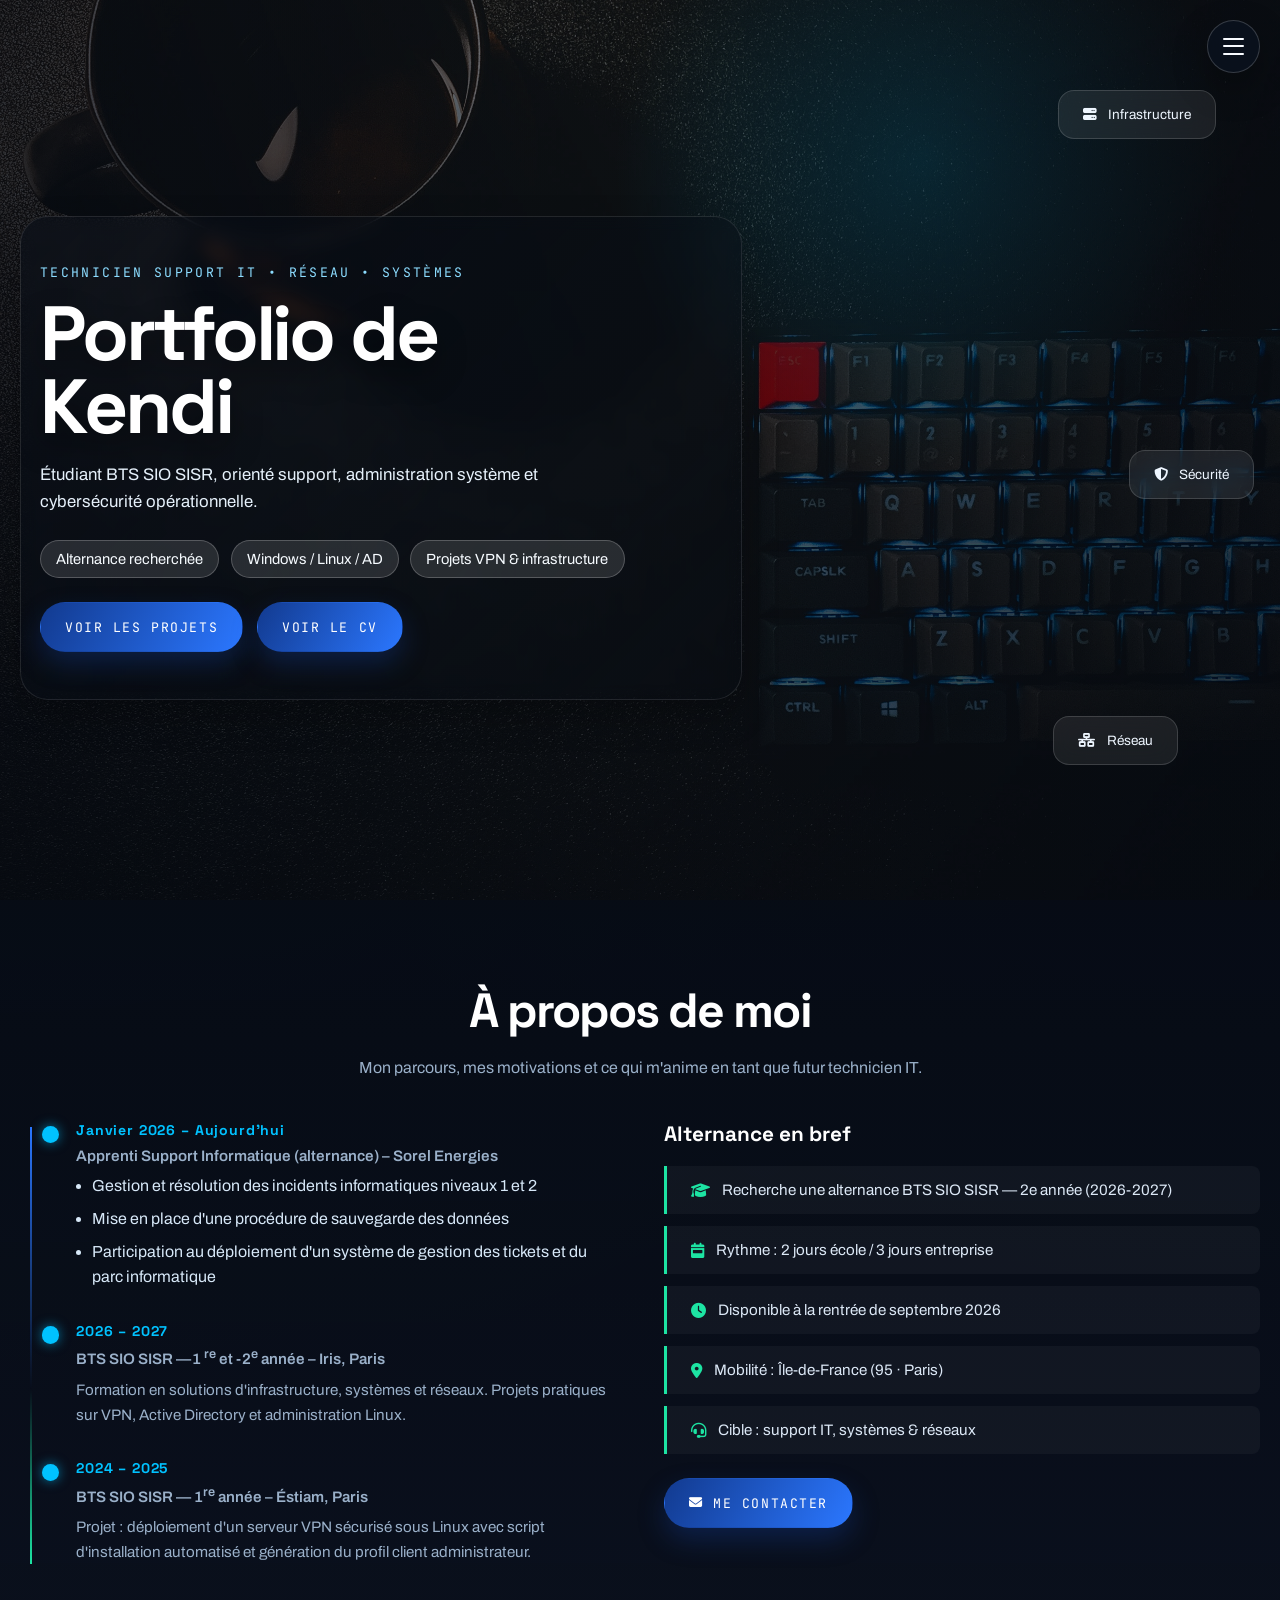
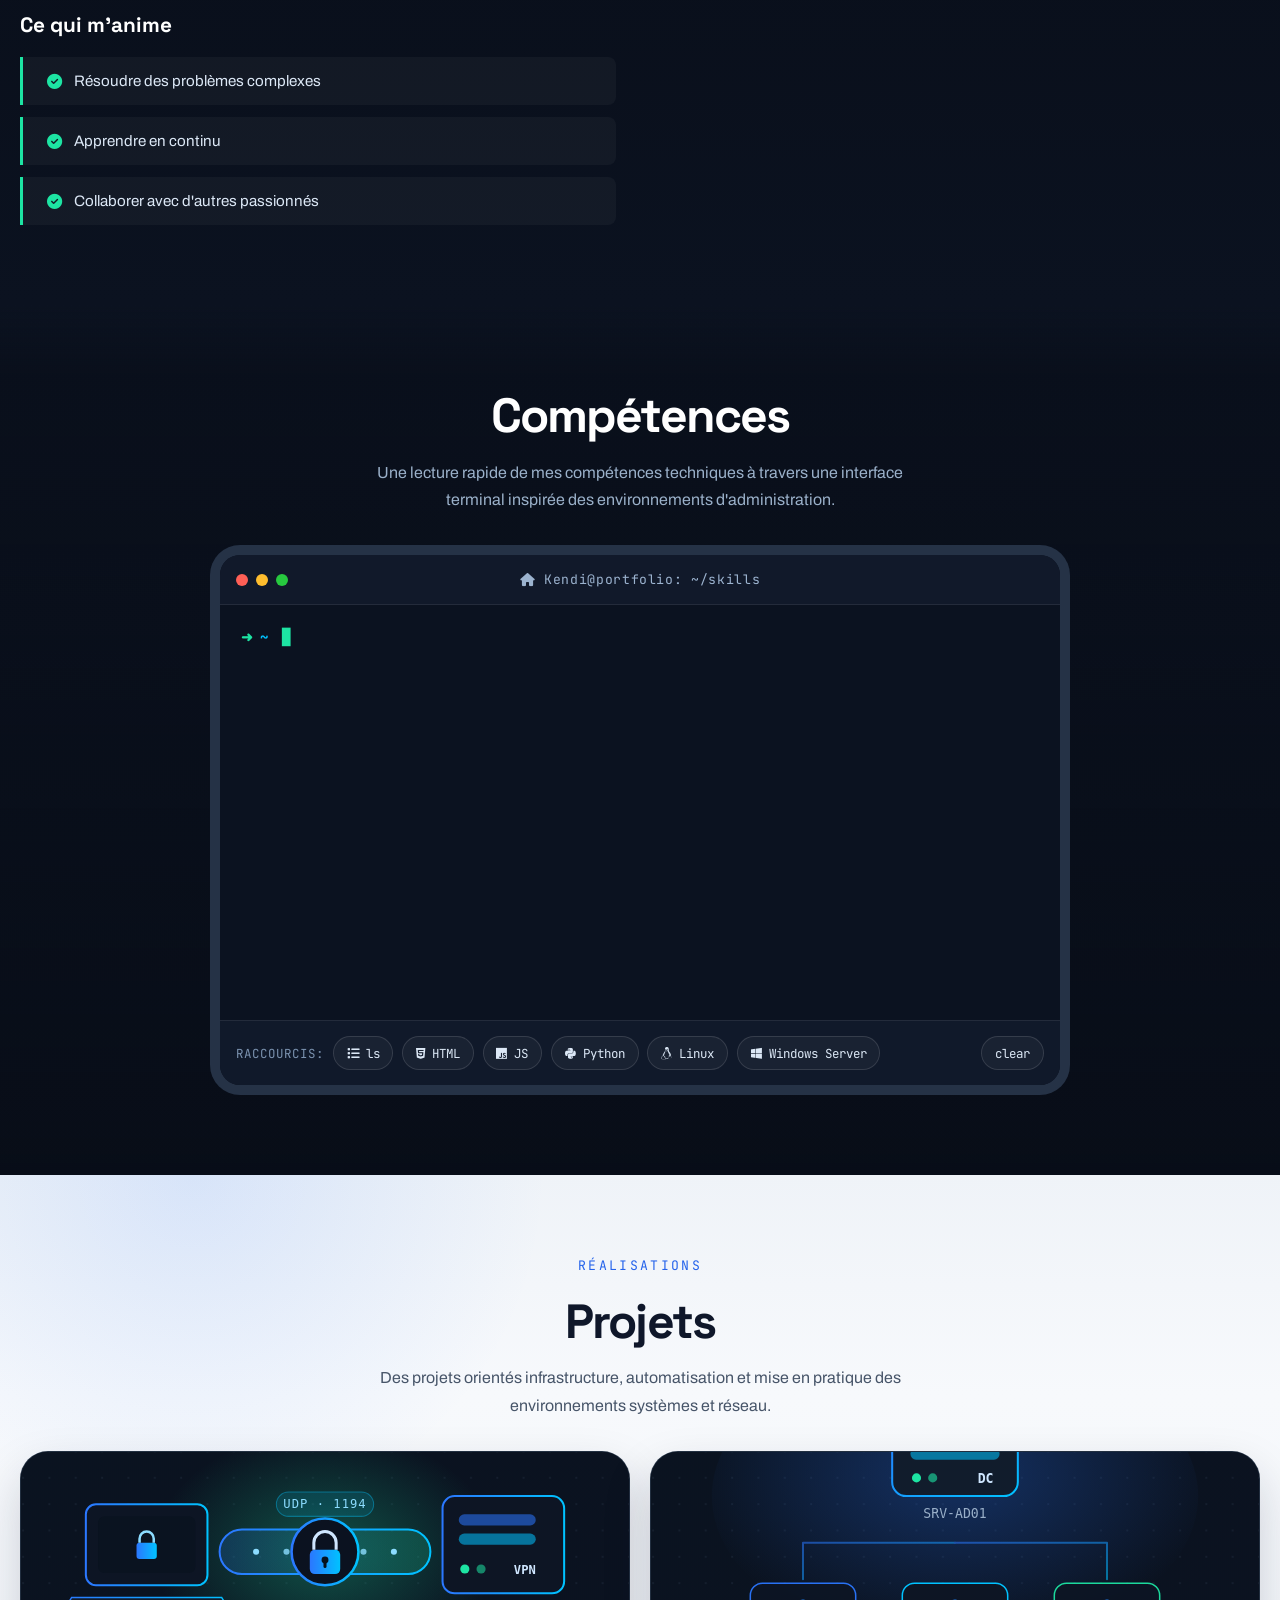
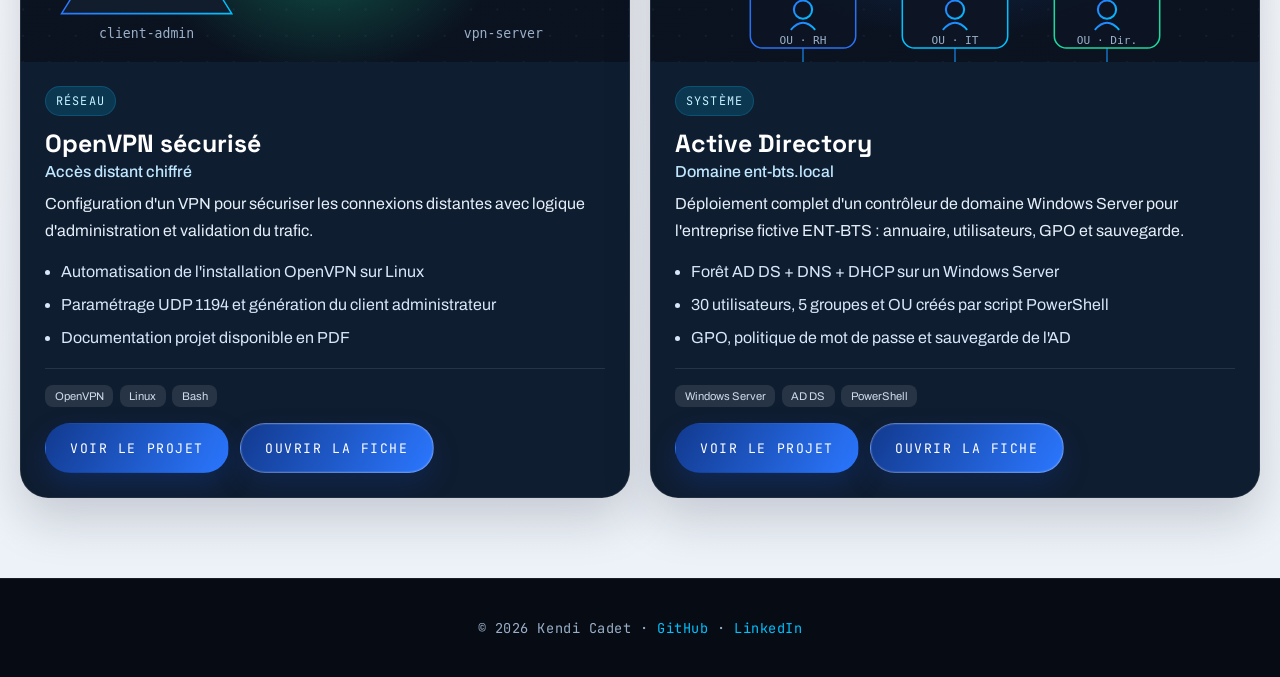
<file: index.html>
<!DOCTYPE html>
<html lang="fr">

<head>
    <meta charset="UTF-8">
    <meta name="viewport" content="width=device-width, initial-scale=1.0">
    <meta name="description"
        content="Kendi Cadet, étudiant en BTS SIO SISR en recherche d'alternance en Île-de-France : technicien support informatique, administration systèmes et réseaux (Windows, Linux, Active Directory) et cybersécurité.">
    <meta name="author" content="Kendi Cadet">
    <meta name="robots" content="index, follow">
    <meta name="theme-color" content="#070b14">
    <link rel="canonical" href="https://kendi021.github.io/">
    <link rel="icon" type="image/svg+xml" href="./assets/images/logo.svg">
    <link rel="apple-touch-icon" sizes="180x180" href="./assets/images/apple-touch-icon.png">
    <link rel="icon" type="image/png" sizes="32x32" href="assets/images/favicon-32x32.png">
    <link rel="icon" type="image/png" sizes="16x16" href="assets/images/favicon-16x16.png">
    <link rel="manifest" href="assets/images/site.webmanifest">
    <link rel="preconnect" href="https://fonts.googleapis.com">
    <link rel="preconnect" href="https://fonts.gstatic.com" crossorigin>
    <link rel="preconnect" href="https://cdnjs.cloudflare.com">
    <!-- Polices Google Fonts (chargées via <link> plutôt que @import : non bloquant) -->
    <link rel="stylesheet"
        href="https://fonts.googleapis.com/css2?family=Archivo:wght@400;500;600;700;800&family=JetBrains+Mono:wght@400;500;600&family=Space+Grotesk:wght@400;500;700&display=swap">
    <meta property="og:title" content="Kendi Cadet — Technicien support IT & systèmes/réseaux | BTS SIO SISR">
    <meta property="og:description"
        content="Étudiant BTS SIO SISR en recherche d'alternance en Île-de-France : support informatique, administration systèmes et réseaux (Windows/Linux/AD) et cybersécurité.">
    <meta property="og:type" content="website">
    <meta property="og:url" content="https://kendi021.github.io/">
    <meta property="og:site_name" content="Portfolio de Kendi Cadet">
    <meta property="og:locale" content="fr_FR">
    <meta property="og:image" content="https://kendi021.github.io/assets/images/android-chrome-512x512.png">
    <meta property="og:image:alt" content="Logo K — Portfolio de Kendi Cadet">
    <meta name="twitter:card" content="summary">
    <meta name="twitter:title" content="Kendi Cadet — Technicien support IT & systèmes/réseaux | BTS SIO SISR">
    <meta name="twitter:description"
        content="Étudiant BTS SIO SISR en recherche d'alternance en Île-de-France : support, systèmes & réseaux, cybersécurité.">
    <meta name="twitter:image" content="https://kendi021.github.io/assets/images/android-chrome-512x512.png">
    <!-- Données structurées (Person) pour Google -->
    <script type="application/ld+json">
    {
      "@context": "https://schema.org",
      "@type": "Person",
      "name": "Kendi Cadet",
      "url": "https://kendi021.github.io/",
      "jobTitle": "Technicien support informatique et administrateur systèmes et réseaux (étudiant BTS SIO SISR)",
      "description": "Étudiant en BTS SIO SISR en recherche d'alternance en Île-de-France, orienté support informatique, administration systèmes et réseaux et cybersécurité.",
      "address": { "@type": "PostalAddress", "addressRegion": "Île-de-France", "addressCountry": "FR" },
      "knowsAbout": ["Support informatique", "Helpdesk", "Windows Server", "Active Directory", "DNS", "DHCP", "Linux", "Réseaux", "VPN", "Cybersécurité", "PowerShell"],
      "sameAs": ["https://github.com/Kendi021", "https://www.linkedin.com/in/kendi-cadet"]
    }
    </script>
    <!-- Font Awesome (icônes) -->
    <link rel="stylesheet" href="https://cdnjs.cloudflare.com/ajax/libs/font-awesome/6.5.2/css/all.min.css"
        crossorigin="anonymous" referrerpolicy="no-referrer">
    <!-- Feuille de style principale -->
    <link rel="stylesheet" href="./assets/css/style.css">
    <title>Kendi Cadet — Alternance BTS SIO SISR | Technicien support & réseaux</title>
</head>

<body class="preloading">
    <!-- PRÉCHARGEUR -->
    <div id="preloader" class="preloader" aria-hidden="true">
        <div class="preloader__content">
            <div class="preloader__ring"></div>
            <p class="preloader__text">Chargement du portfolio...</p>
        </div>
    </div>

    <div class="container">
        <!-- MENU rapide (ouvrir/fermer la navigation latérale) -->
        <div class="menu-burger" id="fermer-menu" role="button" tabindex="0" aria-label="Ouvrir ou fermer le menu"
            aria-expanded="false">
            <div class="ligne" id="ligne1"></div>
            <div class="ligne" id="ligne2"></div>
            <div class="ligne" id="ligne3"></div>
            <span>Fermer</span>
        </div>

        <!-- HEADER / HERO -->
        <header>
            <div class="conteneur-image">
                <img src="./assets/images/backgroundimg.jpg"
                    alt="Poste de travail informatique — Kendi Cadet, technicien support IT et administrateur systèmes et réseaux (BTS SIO SISR)"
                    fetchpriority="high" decoding="async">
            </div>
            <div class="hero-visuals">
                <div class="floating-badge" style="right: 5%; top: 10%;">
                    <i class="fas fa-server"></i>
                    <span>Infrastructure</span>
                </div>
                <div class="floating-badge" style="right: 2%; top: 50%;">
                    <i class="fas fa-shield-alt"></i>
                    <span>Sécurité</span>
                </div>
                <div class="floating-badge" style="right: 8%; bottom: 15%;">
                    <i class="fas fa-network-wired"></i>
                    <span>Réseau</span>
                </div>
            </div>
            <div class="banniere">
                <p class="hero-kicker">Technicien Support IT • Réseau • Systèmes</p>
                <h1>Portfolio de Kendi</h1>
                <p class="hero-subtitle">Étudiant BTS SIO SISR, orienté support, administration système et cybersécurité
                    opérationnelle.</p>
                <div class="hero-highlights" aria-label="Points clés du profil">
                    <span class="hero-chip">Alternance recherchée</span>
                    <span class="hero-chip">Windows / Linux / AD</span>
                    <span class="hero-chip">Projets VPN & infrastructure</span>
                </div>
                <div class="hero-actions">
                    <a class="bouton-personnalise" href="#projets">Voir les projets</a>
                    <a class="bouton-secondaire" href="./cv-professionnel.html">Voir le CV</a>
                </div>
            </div>
        </header>

        <!-- NAVIGATION LATÉRALE -->
        <aside class="barre-laterale">
            <nav>
                <p class="menu-intro">Navigation rapide</p>
                <ul class="menu">
                    <li class="element-menu"><a href="#" class="lien-menu">Accueil</a></li>
                    <li class="element-menu"><a href="#a-propos" class="lien-menu">À propos</a></li>
                    <li class="element-menu"><a href="#competences" class="lien-menu">Compétences</a></li>
                    <li class="element-menu"><a href="#projets" class="lien-menu">Projets</a></li>
                    <li class="element-menu"><a href="./cv-professionnel.html" class="lien-menu"><i
                                class="fas fa-file-pdf"></i> Mon CV</a></li>
                </ul>
            </nav>
            <div class="reseaux-sociaux">
                <a href="https://github.com/Kendi021" target="_blank" rel="noopener noreferrer" aria-label="GitHub"><i
                        class="fab fa-github"></i></a>
                <a href="https://www.linkedin.com/in/kendi-cadet" target="_blank" rel="noopener noreferrer"
                    aria-label="LinkedIn"><i class="fab fa-linkedin-in"></i></a>
            </div>
        </aside>

        <!-- CONTENU PRINCIPAL -->
        <main id="contenu-principal">
            <section class="section-a-propos" id="a-propos">
                <div class="entete-section-terminal" data-animation="haut">
                    <h2>À propos de moi</h2>
                    <p>Mon parcours, mes motivations et ce qui m'anime en tant que futur technicien IT.</p>
                </div>

                <div class="propos-container">
                    <div class="propos-content" data-animation="gauche">
                        <div class="timeline">
                            <div class="timeline-item">
                                <h3>Janvier 2026 – Aujourd'hui</h3>
                                <p class="timeline-role">Apprenti Support Informatique (alternance) – Sorel Energies</p>
                                <ul class="project-points">
                                    <li>Gestion et résolution des incidents informatiques niveaux 1 et 2</li>
                                    <li>Mise en place d'une procédure de sauvegarde des données</li>
                                    <li>Participation au déploiement d'un système de gestion des tickets et du parc
                                        informatique</li>
                                </ul>
                            </div>
                            <div class="timeline-item">
                                <h3>2026 – 2027</h3>
                                <p class="timeline-role">BTS SIO SISR —1 <sup>re</sup> et -2<sup>e</sup> année – Iris,
                                    Paris
                                </p>
                                <p>Formation en solutions d'infrastructure, systèmes et réseaux. Projets pratiques sur
                                    VPN, Active Directory et administration Linux.</p>
                            </div>
                            <div class="timeline-item">
                                <h3>2024 – 2025</h3>
                                <p class="timeline-role">BTS SIO SISR — 1<sup>re</sup> année – Éstiam, Paris</p>
                                <p>Projet : déploiement d'un serveur VPN sécurisé sous Linux avec script
                                    d'installation automatisé et génération du profil client administrateur.</p>
                            </div>
                        </div>

                        <div class="motivations">
                            <h3>Ce qui m'anime</h3>
                            <ul class="values-list">
                                <li><i class="fas fa-check-circle" aria-hidden="true"></i> Résoudre des problèmes
                                    complexes</li>
                                <li><i class="fas fa-check-circle" aria-hidden="true"></i> Apprendre en continu</li>
                                <li><i class="fas fa-check-circle" aria-hidden="true"></i> Collaborer avec d'autres
                                    passionnés</li>
                            </ul>
                        </div>
                    </div>

                    <div class="testimonials" data-animation="droite">
                        <h3>Alternance en bref</h3>
                        <ul class="values-list">
                            <li><i class="fas fa-graduation-cap" aria-hidden="true"></i> Recherche une alternance BTS
                                SIO SISR — 2e année (2026-2027)</li>
                            <li><i class="fas fa-calendar-week" aria-hidden="true"></i> Rythme : 2 jours école / 3 jours
                                entreprise</li>
                            <li><i class="fas fa-clock" aria-hidden="true"></i> Disponible à la rentrée de septembre
                                2026</li>
                            <li><i class="fas fa-location-dot" aria-hidden="true"></i> Mobilité : Île-de-France (95 ·
                                Paris)</li>
                            <li><i class="fas fa-headset" aria-hidden="true"></i> Cible : support IT, systèmes &amp;
                                réseaux</li>
                        </ul>
                        <a class="bouton-secondaire alternance-contact" href="mailto:cadetkendi2@gmail.com"><i
                                class="fas fa-envelope" aria-hidden="true"></i> Me contacter</a>
                    </div>
                </div>
            </section>

            <section class="section-competences" id="competences">
                <div class="entete-section-terminal" data-animation="haut">
                    <h2>Compétences</h2>
                    <p>Une lecture rapide de mes compétences techniques à travers une interface terminal inspirée des
                        environnements d'administration.</p>
                </div>



                <div class="terminal-window" role="application" aria-label="Terminal de compétences interactif"
                    onclick="focusTerminal()" data-animation="haut">
                    <div class="terminal-bar" role="toolbar">
                        <div class="buttons">
                            <div class="circle red"></div>
                            <div class="circle yellow"></div>
                            <div class="circle green"></div>
                        </div>
                        <div class="title"><i class="fas fa-home"></i> Kendi@portfolio: ~/skills</div>
                    </div>

                    <div class="terminal-screen" tabindex="0" role="textbox" aria-multiline="true"
                        aria-label="Sortie du terminal">
                        <div id="terminal-output" aria-live="polite" aria-atomic="false"></div>

                        <div class="input-line">
                            <span class="prompt-arrow" aria-hidden="true">➜</span>
                            <span class="prompt-path" aria-hidden="true">~</span>
                            <span id="visible-input" aria-hidden="true"></span>
                            <span class="cursor-block" aria-hidden="true">█</span>
                        </div>

                        <input type="text" id="hidden-input" autocomplete="off" spellcheck="false"
                            aria-label="Commande terminal" />
                    </div>

                    <div class="terminal-footer" role="toolbar" aria-label="Raccourcis de commandes">
                        <span class="footer-label">RACCOURCIS:</span>
                        <button type="button" onclick="runCommand('ls')" class="footer-btn"
                            aria-label="Lister les compétences"><i class="fas fa-list"></i>
                            ls</button>
                        <button type="button" onclick="runCommand('cat html.md')" class="footer-btn"
                            aria-label="Voir compétences HTML"><i class="fab fa-html5"></i> HTML</button>
                        <button type="button" onclick="runCommand('node script.js')" class="footer-btn"
                            aria-label="Voir compétences JavaScript"><i class="fab fa-js"></i> JS</button>
                        <button type="button" onclick="runCommand('python main.py')" class="footer-btn"
                            aria-label="Voir compétences Python"><i class="fab fa-python"></i> Python</button>
                        <button type="button" onclick="runCommand('cat linux.txt')" class="footer-btn"
                            aria-label="Voir compétences Linux"><i class="fab fa-linux"></i> Linux</button>
                        <button type="button" onclick="runCommand('active directory')" class="footer-btn"
                            aria-label="Voir compétences Active Directory"><i class="fab fa-windows"></i> Windows
                            Server</button>
                        <span class="spacer"></span>
                        <button type="button" onclick="runCommand('clear')" class="clear-btn"
                            aria-label="Effacer l'écran">clear</button>
                    </div>
                </div>
            </section>

            <section class="section-projets" id="projets">
                <div class="entete-projets">
                    <div class="section-heading-block">
                        <p class="section-kicker">Réalisations</p>
                        <h2>Projets</h2>
                        <p>Des projets orientés infrastructure, automatisation et mise en pratique des environnements
                            systèmes
                            et réseau.</p>
                    </div>
                </div>
                <div class="cartes-projets">
                    <div class="carte" data-animation="haut">
                        <div class="wrapper-img-carte">
                            <img src="./media/proj1.svg"
                                alt="Projet OpenVPN sécurisé : VPN chiffré automatisé sur Linux (cybersécurité réseau)"
                                loading="lazy">
                        </div>
                        <div class="carte-overlay">
                            <div class="info-carte">
                                <span class="project-badge">Réseau</span>
                                <h3>OpenVPN sécurisé</h3>
                                <h4>Accès distant chiffré</h4>
                                <p>Configuration d'un VPN pour sécuriser les connexions distantes avec logique
                                    d'administration
                                    et validation du trafic.</p>
                                <ul class="project-points">
                                    <li>Automatisation de l'installation OpenVPN sur Linux</li>
                                    <li>Paramétrage UDP 1194 et génération du client administrateur</li>
                                    <li>Documentation projet disponible en PDF</li>
                                </ul>
                                <div class="project-meta">
                                    <div class="tech-stack">
                                        <span class="tech-badge">OpenVPN</span>
                                        <span class="tech-badge">Linux</span>
                                        <span class="tech-badge">Bash</span>
                                    </div>

                                </div>
                                <div class="project-actions">
                                    <button class="bouton-voir" onclick="ouvrirModale('vpnModal')">Voir le
                                        projet</button>
                                    <a class="bouton-voir bouton-voir-secondaire" href="./projet-openvpn.html"
                                        target="_blank" rel="noopener noreferrer">Ouvrir la fiche</a>
                                </div>
                            </div>
                        </div>
                    </div>
                    <div class="carte" data-animation="haut">
                        <div class="wrapper-img-carte">
                            <img src="./media/proj2.svg"
                                alt="Projet Active Directory : domaine Windows Server ent-bts.local avec DNS, DHCP et GPO (BTS SIO SISR)"
                                loading="lazy">
                        </div>
                        <div class="carte-overlay">
                            <div class="info-carte">
                                <span class="project-badge">Système</span>
                                <h3>Active Directory</h3>
                                <h4>Domaine ent-bts.local</h4>
                                <p>Déploiement complet d'un contrôleur de domaine Windows Server pour
                                    l'entreprise fictive ENT-BTS : annuaire, utilisateurs, GPO et sauvegarde.</p>
                                <ul class="project-points">
                                    <li>Forêt AD DS + DNS + DHCP sur un Windows Server</li>
                                    <li>30 utilisateurs, 5 groupes et OU créés par script PowerShell</li>
                                    <li>GPO, politique de mot de passe et sauvegarde de l'AD</li>
                                </ul>
                                <div class="project-meta">
                                    <div class="tech-stack">
                                        <span class="tech-badge">Windows Server</span>
                                        <span class="tech-badge">AD DS</span>
                                        <span class="tech-badge">PowerShell</span>
                                    </div>

                                </div>
                                <div class="project-actions">
                                    <button class="bouton-voir" onclick="ouvrirModale('adModal')">Voir le
                                        projet</button>
                                    <a class="bouton-voir bouton-voir-secondaire" href="./projet-active-directory.html"
                                        target="_blank" rel="noopener noreferrer">Ouvrir la fiche</a>
                                </div>
                            </div>
                        </div>
                    </div>
                </div>
            </section>

        </main>

        <!-- FOOTER -->
        <footer class="site-footer" aria-label="Pied de page">
            <p class="footer-copy">&copy; 2026 Kendi Cadet &middot;
                <a href="https://github.com/Kendi021" target="_blank" rel="noopener noreferrer">GitHub</a> &middot;
                <a href="https://www.linkedin.com/in/kendi-cadet" target="_blank" rel="noopener noreferrer">LinkedIn</a>
            </p>
        </footer>

        <!-- MODALE : DÉTAIL PROJET VPN -->
        <div id="vpnModal" class="modale" role="dialog" aria-modal="true" aria-labelledby="vpnModalTitle">
            <div class="contenu-modale">
                <button class="fermer-modale" onclick="fermerModale('vpnModal')"
                    aria-label="Fermer la modale">&times;</button>
                <div class="project-modal-body">
                    <div class="project-modal-copy">
                        <span class="project-badge">Réseau &amp; Infrastructure</span>
                        <h3 id="vpnModalTitle">Serveur VPN automatisé</h3>
                        <p>Déploiement complet d'un serveur OpenVPN sur Ubuntu, avec provisioning automatique via
                            <strong>cloud-init</strong> et installation non-interactive basée sur le script
                            <em>angristan/openvpn-install</em>.
                        </p>
                        <ul class="modal-points">
                            <li><strong>Cloud-config Ubuntu</strong> : locale, stockage LVM, authentification SSH par
                                clé
                                Ed25519, accès root désactivé.</li>
                            <li><strong>Pare-feu UFW</strong> préconfigué (SSH + UDP 1194) et <strong>Fail2ban</strong>
                                activé dès le premier démarrage.</li>
                            <li><strong>Script Bash idempotent</strong> : protocole UDP, port 1194, génération
                                automatique
                                du profil client <code>client-admin.ovpn</code>.</li>
                            <li>Infrastructure PKI complète (CA, certificat serveur, clé Diffie-Hellman, TLS 1.3 /
                                AES-256-GCM).</li>
                        </ul>

                    </div>
                    <div class="vpn-demo-panel">
                        <nav class="vpn-tabs" role="tablist" aria-label="Vues du projet VPN">
                            <button class="vpn-tab vpn-tab--active" role="tab" aria-selected="true"
                                aria-controls="vpn-pane-demo" id="vpn-btn-demo" data-pane="vpn-pane-demo">
                                <i class="fas fa-terminal"></i> Démo simulée
                            </button>
                            <button class="vpn-tab" role="tab" aria-selected="false" aria-controls="vpn-pane-doc"
                                id="vpn-btn-doc" data-pane="vpn-pane-doc">
                                <i class="fas fa-file-lines"></i> Documentation
                            </button>
                        </nav>

                        <div class="vpn-pane" id="vpn-pane-demo" role="tabpanel" aria-labelledby="vpn-btn-demo">
                            <div class="vpn-terminal">
                                <div class="vpn-terminal-bar">
                                    <span class="vpn-dot vpn-dot--red"></span>
                                    <span class="vpn-dot vpn-dot--yellow"></span>
                                    <span class="vpn-dot vpn-dot--green"></span>
                                    <span class="vpn-terminal-title">adminvpn@vpn-server: ~</span>
                                </div>
                                <div class="vpn-terminal-body" id="vpnDemoOutput" aria-live="polite"></div>
                                <div class="vpn-terminal-actions">
                                    <button class="vpn-demo-btn" id="vpnDemoPlay" data-demo="vpn">
                                        <i class="fas fa-play"></i> Lancer la démo
                                    </button>
                                </div>
                            </div>
                        </div>

                        <div class="vpn-pane vpn-pane--hidden" id="vpn-pane-doc" role="tabpanel"
                            aria-labelledby="vpn-btn-doc">
                            <iframe src="./projet-openvpn.html" width="100%" height="520"
                                title="Fiche projet VPN OpenVPN">
                                <p>Votre navigateur ne supporte pas l'affichage intégré.
                                    <a href="./projet-openvpn.html">Cliquez ici pour ouvrir la fiche</a>
                                </p>
                            </iframe>
                        </div>
                    </div>
                </div>
            </div>
        </div>

        <!-- MODALE : DÉTAIL PROJET ACTIVE DIRECTORY -->
        <div id="adModal" class="modale" role="dialog" aria-modal="true" aria-labelledby="adModalTitle">
            <div class="contenu-modale">
                <button class="fermer-modale" onclick="fermerModale('adModal')"
                    aria-label="Fermer la modale">&times;</button>
                <div class="project-modal-body">
                    <div class="project-modal-copy">
                        <span class="project-badge">Système &amp; Annuaire</span>
                        <h3 id="adModalTitle">Active Directory — ENT-BTS</h3>
                        <p>Mise en place d'un domaine <strong>ent-bts.local</strong> sur un serveur
                            <strong>Windows Server 2019</strong>, avec création automatisée de l'annuaire
                            (utilisateurs, groupes, OU) via <strong>PowerShell</strong>.
                        </p>
                        <ul class="modal-points">
                            <li><strong>Contrôleur de domaine</strong> : installation du rôle AD DS puis
                                promotion de <code>SRV-AD01</code> avec <code>Install-ADDSForest</code>.</li>
                            <li><strong>Services réseau</strong> : DNS intégré à l'AD et serveur DHCP
                                (étendue <code>192.168.10.100-200</code>).</li>
                            <li><strong>Annuaire</strong> : 5 unités d'organisation, 5 groupes globaux et
                                30 comptes utilisateurs importés depuis un fichier CSV.</li>
                            <li><strong>Sécurité &amp; sauvegarde</strong> : GPO de verrouillage de session,
                                politique de mot de passe et sauvegarde de l'état système.</li>
                        </ul>

                    </div>
                    <div class="vpn-demo-panel">
                        <nav class="vpn-tabs" role="tablist" aria-label="Vues du projet Active Directory">
                            <button class="vpn-tab vpn-tab--active" role="tab" aria-selected="true"
                                aria-controls="ad-pane-demo" id="ad-btn-demo" data-pane="ad-pane-demo">
                                <i class="fas fa-terminal"></i> Démo simulée
                            </button>
                            <button class="vpn-tab" role="tab" aria-selected="false" aria-controls="ad-pane-doc"
                                id="ad-btn-doc" data-pane="ad-pane-doc">
                                <i class="fas fa-file-lines"></i> Documentation
                            </button>
                        </nav>

                        <div class="vpn-pane" id="ad-pane-demo" role="tabpanel" aria-labelledby="ad-btn-demo">
                            <div class="vpn-terminal">
                                <div class="vpn-terminal-bar">
                                    <span class="vpn-dot vpn-dot--red"></span>
                                    <span class="vpn-dot vpn-dot--yellow"></span>
                                    <span class="vpn-dot vpn-dot--green"></span>
                                    <span class="vpn-terminal-title">Administrateur@SRV-AD01: PS C:\&gt;</span>
                                </div>
                                <div class="vpn-terminal-body" id="adDemoOutput" aria-live="polite"></div>
                                <div class="vpn-terminal-actions">
                                    <button class="vpn-demo-btn" id="adDemoPlay" data-demo="ad">
                                        <i class="fas fa-play"></i> Lancer la démo
                                    </button>
                                </div>
                            </div>
                        </div>

                        <div class="vpn-pane vpn-pane--hidden" id="ad-pane-doc" role="tabpanel"
                            aria-labelledby="ad-btn-doc">
                            <iframe src="./projet-active-directory.html" width="100%" height="520"
                                title="Fiche projet Active Directory ENT-BTS">
                                <p>Votre navigateur ne supporte pas l'affichage intégré.
                                    <a href="./projet-active-directory.html">Cliquez ici pour ouvrir la fiche</a>
                                </p>
                            </iframe>
                        </div>
                    </div>
                </div>
            </div>
        </div>
    </div>

    <script src="./script.js"></script>
</body>

</html>
</file>
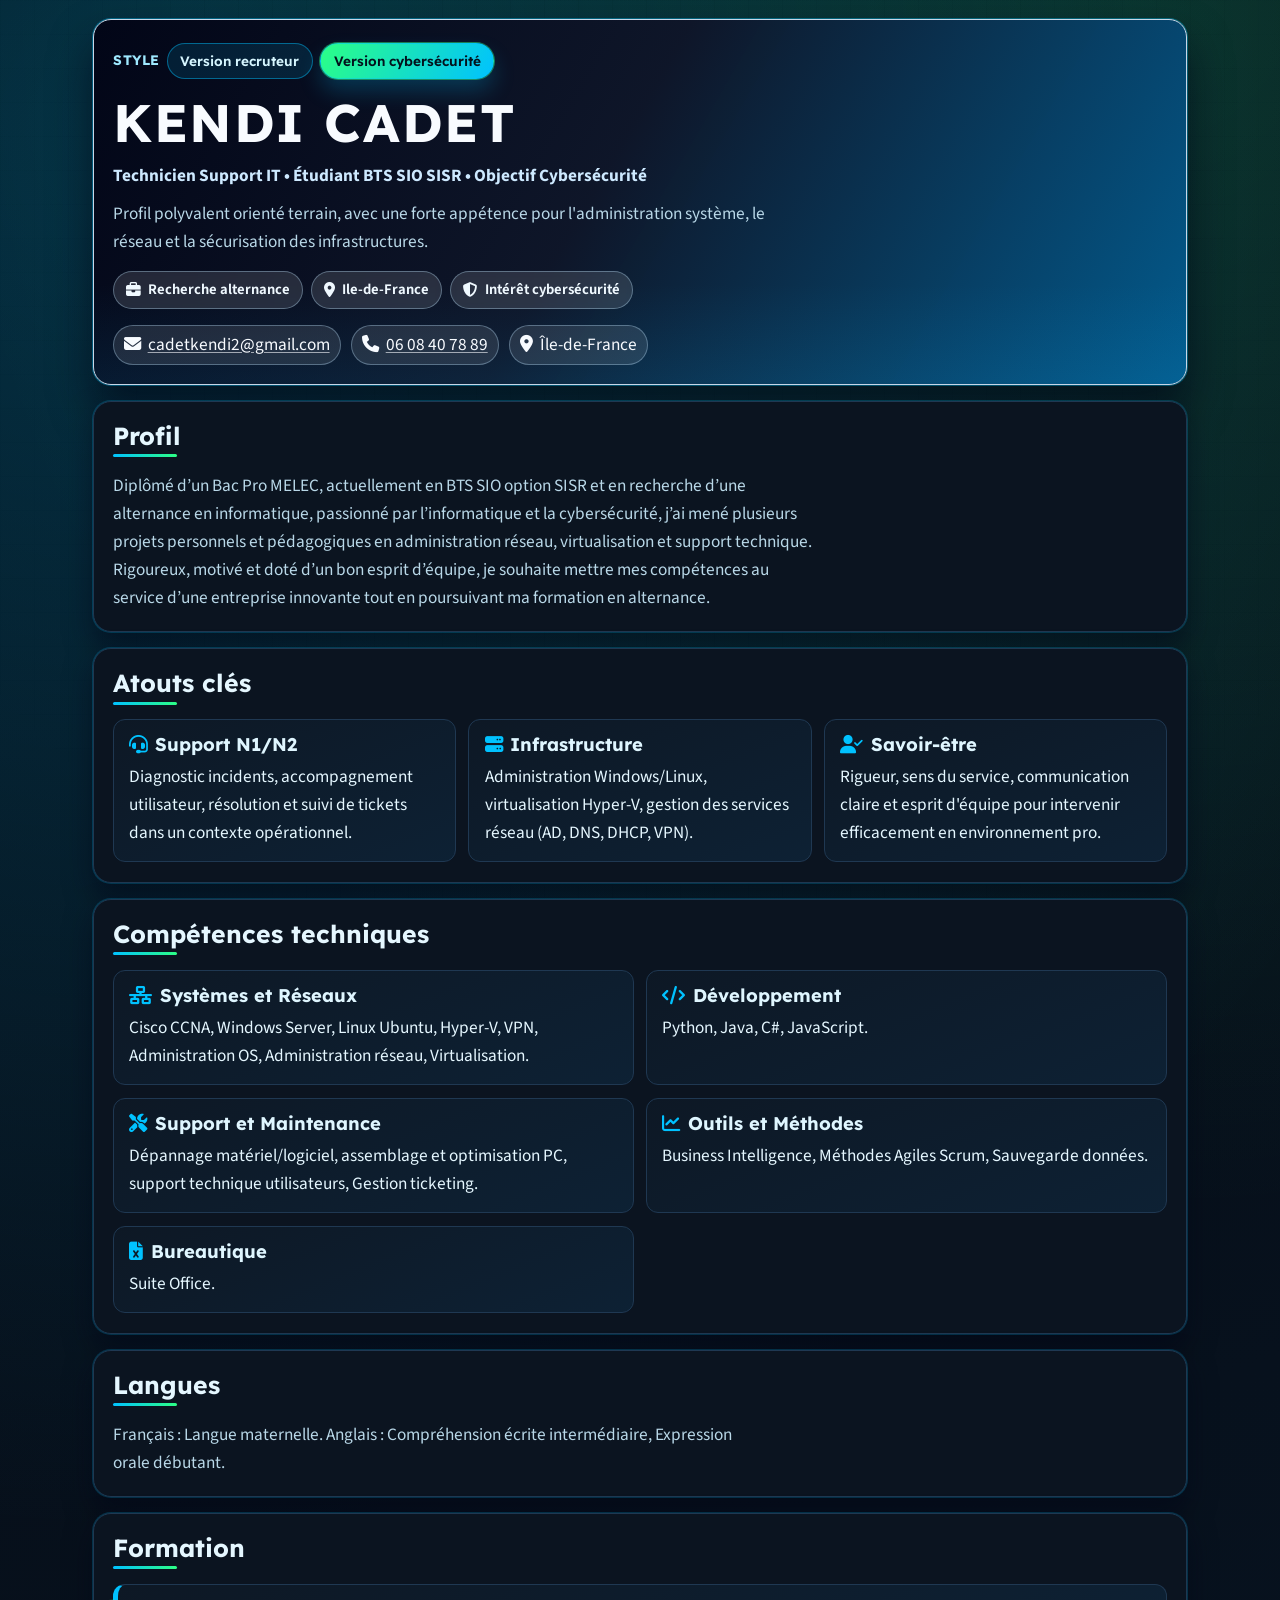
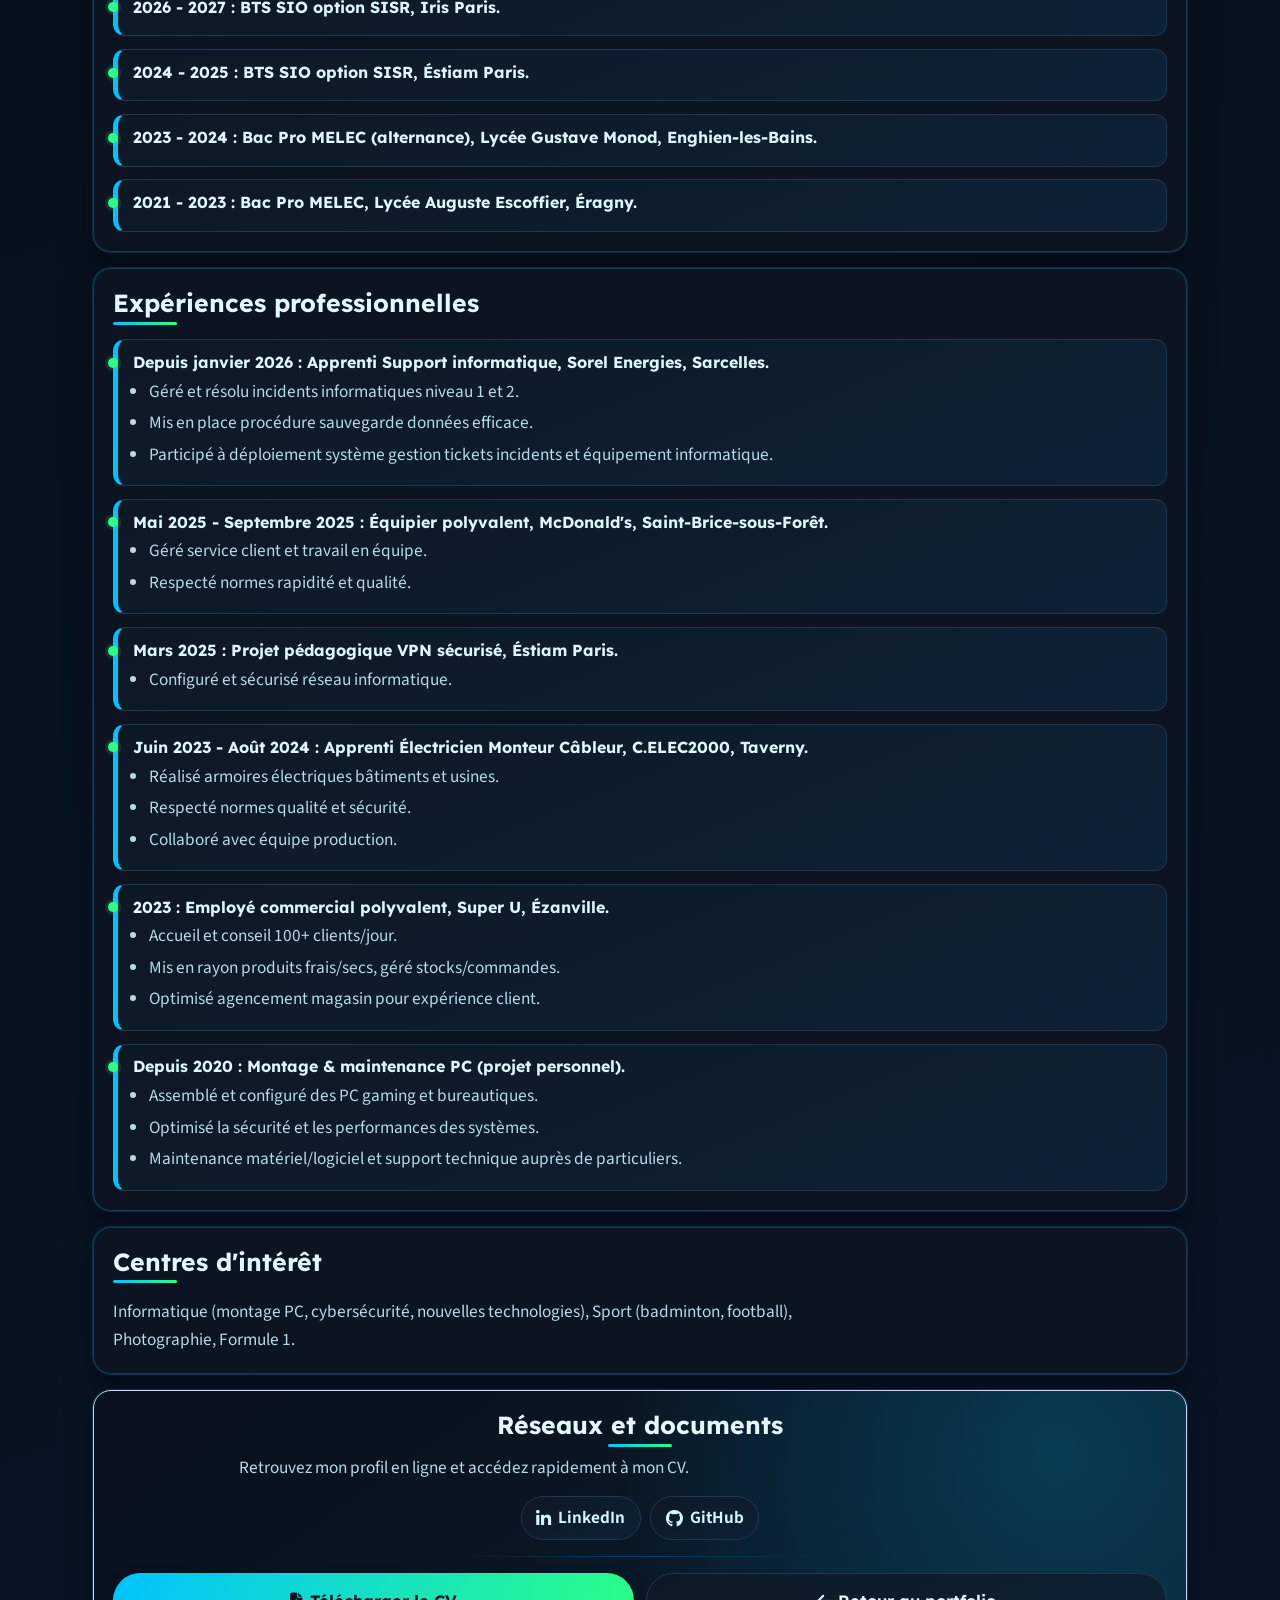
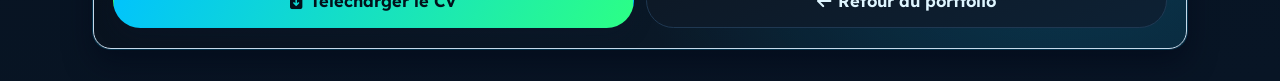
<file: cv-professionnel.html>
<!DOCTYPE html>
<html lang="fr" data-theme="cyber">

<head>
  <!-- ===== MÉTADONNÉES : SEO, réseaux sociaux (Open Graph), favicons, polices, CSS ===== -->
  <meta charset="UTF-8" />
  <meta name="viewport" content="width=device-width, initial-scale=1.0" />
  <title>CV Kendi Cadet — Alternance BTS SIO SISR | Support & systèmes/réseaux</title>
  <meta name="description"
    content="CV de Kendi Cadet, étudiant BTS SIO SISR en recherche d'alternance en Île-de-France : support informatique, administration systèmes et réseaux (Windows, Linux, Active Directory) et cybersécurité." />
  <meta name="keywords"
    content="Kendi Cadet, CV, BTS SIO SISR, alternance informatique, support informatique, administration systèmes et réseaux, Windows Server, Active Directory, Linux, cybersécurité, Île-de-France" />
  <meta name="author" content="Kendi Cadet" />
  <meta name="robots" content="index, follow" />
  <meta name="theme-color" content="#070b14" />
  <link rel="canonical" href="https://kendi021.github.io/cv-professionnel.html" />
  <link rel="icon" type="image/svg+xml" href="./assets/images/logo.svg" />
  <link rel="apple-touch-icon" sizes="180x180" href="./assets/images/apple-touch-icon.png" />
  <link rel="icon" type="image/png" sizes="32x32" href="./assets/images/favicon-32x32.png" />
  <link rel="icon" type="image/png" sizes="16x16" href="./assets/images/favicon-16x16.png" />
  <link rel="manifest" href="./assets/images/site.webmanifest" />
  <meta property="og:title" content="CV de Kendi Cadet — Alternance BTS SIO SISR (support & systèmes/réseaux)" />
  <meta property="og:description"
    content="CV de Kendi Cadet, étudiant BTS SIO SISR en recherche d'alternance en Île-de-France : support informatique, systèmes et réseaux, cybersécurité." />
  <meta property="og:type" content="profile" />
  <meta property="og:url" content="https://kendi021.github.io/cv-professionnel.html" />
  <meta property="og:site_name" content="Portfolio de Kendi Cadet" />
  <meta property="og:locale" content="fr_FR" />
  <meta property="og:image" content="https://kendi021.github.io/assets/images/android-chrome-512x512.png" />
  <meta name="twitter:card" content="summary" />
  <link rel="preconnect" href="https://fonts.googleapis.com" />
  <link rel="preconnect" href="https://fonts.gstatic.com" crossorigin />
  <link
    href="https://fonts.googleapis.com/css2?family=Lexend:wght@400;600;700;800&family=Source+Sans+3:wght@400;500;600;700&display=swap"
    rel="stylesheet" />
  <link rel="preconnect" href="https://cdnjs.cloudflare.com" />
  <link rel="stylesheet" href="https://cdnjs.cloudflare.com/ajax/libs/font-awesome/6.5.2/css/all.min.css"
    integrity="sha512-SnH5WK+bZxgPHs44uWix+LLJAJ9/2PkPKZ5QiAj6Ta86w+fsb2TkR4j8R2R7p5S0w0z7R7A0iYfJ0z6LJ8mA1w=="
    crossorigin="anonymous" referrerpolicy="no-referrer" />
  <link rel="stylesheet" href="./assets/css/cv-professionnel.css" />
</head>

<body>
  <!-- ================================================================
       CV PROFESSIONNEL — cv-professionnel.html
       CV une colonne avec 2 thèmes visuels (recruteur / cybersécurité).
       Ordre des sections :
         Hero → Profil → Atouts → Compétences → Langues →
         Formation → Expériences → Centres d'intérêt → Réseaux & CV.
       Interactions (bascule de thème, apparition au défilement) :
       voir le <script> tout en bas de page.
       Styles : assets/css/cv-professionnel.css.
       ================================================================ -->

  <!-- Lien d'évitement (accessibilité clavier : saute droit au contenu) -->
  <a class="skip-link" href="#contenu">Aller au contenu principal</a>

  <main id="contenu">
    <!-- ===== EN-TÊTE : sélecteur de thème, identité, rôle, badges, coordonnées ===== -->
    <header id="accueil" class="reveal">
      <div class="theme-switcher" role="group" aria-label="Variantes visuelles du CV">
        <span class="theme-label">Style</span>
        <button type="button" class="theme-btn" data-theme="corporate" aria-pressed="false">Version recruteur</button>
        <button type="button" class="theme-btn is-active" data-theme="cyber" aria-pressed="true">Version
          cybersécurité</button>
      </div>
      <h1>KENDI CADET</h1>
      <p class="hero-role">Technicien Support IT • Étudiant BTS SIO SISR • Objectif Cybersécurité</p>
      <p class="hero-intro">Profil polyvalent orienté terrain, avec une forte appétence pour l'administration système,
        le réseau et la sécurisation des infrastructures.</p>
      <div class="hero-badges" aria-label="Informations clés">
        <span class="hero-badge"><i class="fa-solid fa-briefcase" aria-hidden="true"></i> Recherche alternance</span>
        <span class="hero-badge"><i class="fa-solid fa-location-dot" aria-hidden="true"></i> Ile-de-France</span>
        <span class="hero-badge"><i class="fa-solid fa-shield-halved" aria-hidden="true"></i> Intérêt
          cybersécurité</span>
      </div>
      <ul class="contacts">
        <li><i class="fa-solid fa-envelope" aria-hidden="true"></i> <a
            href="mailto:cadetkendi2@gmail.com">cadetkendi2@gmail.com</a></li>
        <li><i class="fa-solid fa-phone" aria-hidden="true"></i> <a href="tel:+33608407889">06 08 40 78 89</a></li>
        <li><i class="fa-solid fa-location-dot" aria-hidden="true"></i> Île-de-France</li>
      </ul>
    </header>

    <!-- ===== PROFIL (résumé) ===== -->
    <section aria-labelledby="profil-title" class="reveal">
      <h2 id="profil-title">Profil</h2>
      <p>Diplômé d’un Bac Pro MELEC, actuellement en BTS SIO option SISR et en
        recherche d’une alternance en informatique, passionné par l’informatique et la
        cybersécurité, j’ai mené plusieurs projets personnels et pédagogiques en
        administration réseau, virtualisation et support technique. Rigoureux, motivé et
        doté d’un bon esprit d’équipe, je souhaite mettre mes compétences au service
        d’une entreprise innovante tout en poursuivant ma formation en alternance.</p>
    </section>

    <!-- ===== ATOUTS CLÉS (3 cartes « spotlight ») ===== -->
    <section aria-labelledby="atouts-title" class="reveal">
      <h2 id="atouts-title">Atouts clés</h2>
      <div class="spotlight-grid">
        <article class="spotlight-card">
          <h3><i class="fa-solid fa-headset" aria-hidden="true"></i> Support N1/N2</h3>
          <p>Diagnostic incidents, accompagnement utilisateur, résolution et suivi de tickets dans un contexte
            opérationnel.</p>
        </article>
        <article class="spotlight-card">
          <h3><i class="fa-solid fa-server" aria-hidden="true"></i> Infrastructure</h3>
          <p>Administration Windows/Linux, virtualisation Hyper-V, gestion des services réseau (AD, DNS, DHCP, VPN).</p>
        </article>
        <article class="spotlight-card">
          <h3><i class="fa-solid fa-user-check" aria-hidden="true"></i> Savoir-être</h3>
          <p>Rigueur, sens du service, communication claire et esprit d'équipe pour intervenir efficacement en
            environnement pro.</p>
        </article>
      </div>
    </section>

    <!-- ===== COMPÉTENCES TECHNIQUES (cartes par domaine) ===== -->
    <section id="competences" aria-labelledby="competences-title" class="reveal">
      <h2 id="competences-title">Compétences techniques</h2>
      <div class="tag-grid">
        <article class="skill-card">
          <h3><i class="fa-solid fa-network-wired" aria-hidden="true"></i> Systèmes et Réseaux</h3>
          <p>Cisco CCNA, Windows Server, Linux Ubuntu, Hyper-V, VPN, Administration OS, Administration réseau,
            Virtualisation.</p>
        </article>
        <article class="skill-card">
          <h3><i class="fa-solid fa-code" aria-hidden="true"></i> Développement</h3>
          <p>Python, Java, C#, JavaScript.</p>
        </article>
        <article class="skill-card">
          <h3><i class="fa-solid fa-screwdriver-wrench" aria-hidden="true"></i> Support et Maintenance</h3>
          <p>Dépannage matériel/logiciel, assemblage et optimisation PC, support technique utilisateurs, Gestion
            ticketing.</p>
        </article>
        <article class="skill-card">
          <h3><i class="fa-solid fa-chart-line" aria-hidden="true"></i> Outils et Méthodes</h3>
          <p>Business Intelligence, Méthodes Agiles Scrum, Sauvegarde données.</p>
        </article>
        <article class="skill-card">
          <h3><i class="fa-solid fa-file-excel" aria-hidden="true"></i> Bureautique</h3>
          <p>Suite Office.</p>
        </article>
      </div>
    </section>

    <!-- ===== LANGUES ===== -->
    <section aria-labelledby="langues-title" class="reveal">
      <h2 id="langues-title">Langues</h2>
      <p>Français : Langue maternelle. Anglais : Compréhension écrite intermédiaire, Expression orale débutant.</p>
    </section>

    <!-- ===== FORMATION (chronologie, du plus récent au plus ancien) ===== -->
    <section aria-labelledby="formation-title" class="reveal">
      <h2 id="formation-title">Formation</h2>
      <div class="timeline">
        <article>
          <h3>2026 - 2027 : BTS SIO option SISR, Iris Paris.</h3>
        </article>
        <article>
          <h3>2024 - 2025 : BTS SIO option SISR, Éstiam Paris.</h3>
        </article>
        <article>
          <h3>2023 - 2024 : Bac Pro MELEC (alternance), Lycée Gustave Monod, Enghien-les-Bains.</h3>
        </article>
        <article>
          <h3>2021 - 2023 : Bac Pro MELEC, Lycée Auguste Escoffier, Éragny.</h3>
        </article>
      </div>
    </section>

    <!-- ===== EXPÉRIENCES PROFESSIONNELLES (chronologie) ===== -->
    <section id="experiences" aria-labelledby="experiences-title" class="reveal">
      <h2 id="experiences-title">Expériences professionnelles</h2>
      <div class="timeline">
        <article>
          <h3>Depuis janvier 2026 : Apprenti Support informatique, Sorel Energies, Sarcelles.</h3>
          <ul class="experience-list">
            <li>Géré et résolu incidents informatiques niveau 1 et 2.</li>
            <li>Mis en place procédure sauvegarde données efficace.</li>
            <li>Participé à déploiement système gestion tickets incidents et équipement informatique.</li>
          </ul>
        </article>
        <article>
          <h3>Mai 2025 - Septembre 2025 : Équipier polyvalent, McDonald's, Saint-Brice-sous-Forêt.</h3>
          <ul class="experience-list">
            <li>Géré service client et travail en équipe.</li>
            <li>Respecté normes rapidité et qualité.</li>
          </ul>
        </article>
        <article>
          <h3>Mars 2025 : Projet pédagogique VPN sécurisé, Éstiam Paris.</h3>
          <ul class="experience-list">
            <li>Configuré et sécurisé réseau informatique.</li>
          </ul>
        </article>
        <article>
          <h3>Juin 2023 - Août 2024 : Apprenti Électricien Monteur Câbleur, C.ELEC2000, Taverny.</h3>
          <ul class="experience-list">
            <li>Réalisé armoires électriques bâtiments et usines.</li>
            <li>Respecté normes qualité et sécurité.</li>
            <li>Collaboré avec équipe production.</li>
          </ul>
        </article>
        <article>
          <h3>2023 : Employé commercial polyvalent, Super U, Ézanville.</h3>
          <ul class="experience-list">
            <li>Accueil et conseil 100+ clients/jour.</li>
            <li>Mis en rayon produits frais/secs, géré stocks/commandes.</li>
            <li>Optimisé agencement magasin pour expérience client.</li>
          </ul>
        </article>
        <article>
          <h3>Depuis 2020 : Montage &amp; maintenance PC (projet personnel).</h3>
          <ul class="experience-list">
            <li>Assemblé et configuré des PC gaming et bureautiques.</li>
            <li>Optimisé la sécurité et les performances des systèmes.</li>
            <li>Maintenance matériel/logiciel et support technique auprès de particuliers.</li>
          </ul>
        </article>
      </div>
    </section>

    <!-- ===== CENTRES D'INTÉRÊT ===== -->
    <section aria-labelledby="interets-title" class="reveal">
      <h2 id="interets-title">Centres d'intérêt</h2>
      <p>Informatique (montage PC, cybersécurité, nouvelles technologies), Sport (badminton, football), Photographie,
        Formule 1.</p>
    </section>

    <!-- ===== BAS DE PAGE : réseaux sociaux + téléchargement du CV / retour au portfolio ===== -->
    <section id="contact" class="bottom-actions unified-hub reveal" aria-labelledby="contact-title">
      <h2 id="contact-title" class="bottom-actions-title">Réseaux et documents</h2>
      <p class="hub-caption">Retrouvez mon profil en ligne et accédez rapidement à mon CV.</p>
      <div class="social-links">
        <a href="https://www.linkedin.com/in/kendi-cadet/" target="_blank" rel="noopener noreferrer"><i
            class="fa-brands fa-linkedin-in" aria-hidden="true"></i> LinkedIn</a>
        <a href="https://github.com/Kendi021" target="_blank" rel="noopener noreferrer"><i class="fa-brands fa-github"
            aria-hidden="true"></i> GitHub</a>
      </div>
      <div class="hub-divider" aria-hidden="true"></div>
      <div class="bottom-actions-row">
        <a class="btn btn-primary" href="./docs/CV de kendi.pdf" download>
          <i class="fa-solid fa-file-arrow-down" aria-hidden="true"></i>
          Télécharger le CV
        </a>
        <a class="btn btn-secondary" href="./index.html">
          <i class="fa-solid fa-arrow-left" aria-hidden="true"></i>
          Retour au portfolio
        </a>
      </div>
    </section>
  </main>

  <!-- ================================================================
       SCRIPT DE LA PAGE
         1. Bascule de thème (recruteur / cybersécurité) mémorisée dans localStorage
         2. Apparition des blocs .reveal au défilement (IntersectionObserver)
       ================================================================ -->
  <script>
    /* ----- 1. Bascule de thème ----- */
    const themeButtons = document.querySelectorAll('.theme-btn');
    const root = document.documentElement;
    const THEME_KEY = 'cv-theme'; // clé localStorage pour retenir le choix

    // Applique un thème : met à jour data-theme sur <html> + l'état des boutons
    function applyTheme(theme) {
      const safeTheme = theme === 'cyber' ? 'cyber' : 'corporate';
      root.setAttribute('data-theme', safeTheme);

      themeButtons.forEach((button) => {
        const isActive = button.dataset.theme === safeTheme;
        button.classList.toggle('is-active', isActive);
        button.setAttribute('aria-pressed', String(isActive));
      });
    }

    // Au chargement : applique le thème sauvegardé (ou « cyber » par défaut)
    const savedTheme = localStorage.getItem(THEME_KEY);
    applyTheme(savedTheme || 'cyber');

    // Clic sur un bouton de thème : applique et mémorise le choix
    themeButtons.forEach((button) => {
      button.addEventListener('click', () => {
        const nextTheme = button.dataset.theme;
        applyTheme(nextTheme);
        localStorage.setItem(THEME_KEY, nextTheme);
      });
    });

    /* ----- 2. Apparition au défilement ----- */
    const revealElements = document.querySelectorAll('.reveal');

    // Pas d'IntersectionObserver (vieux navigateur) : on affiche tout directement
    if (!('IntersectionObserver' in window)) {
      revealElements.forEach((element) => element.classList.add('is-visible'));
    } else {
      // Ajoute .is-visible quand l'élément entre dans le champ, puis arrête de l'observer
      const observer = new IntersectionObserver(
        (entries, obs) => {
          entries.forEach((entry) => {
            if (!entry.isIntersecting) return;
            entry.target.classList.add('is-visible');
            obs.unobserve(entry.target);
          });
        },
        {
          threshold: 0.16,
          rootMargin: '0px 0px -40px 0px'
        }
      );

      revealElements.forEach((element) => observer.observe(element));
    }
  </script>
</body>

</html>
</file>
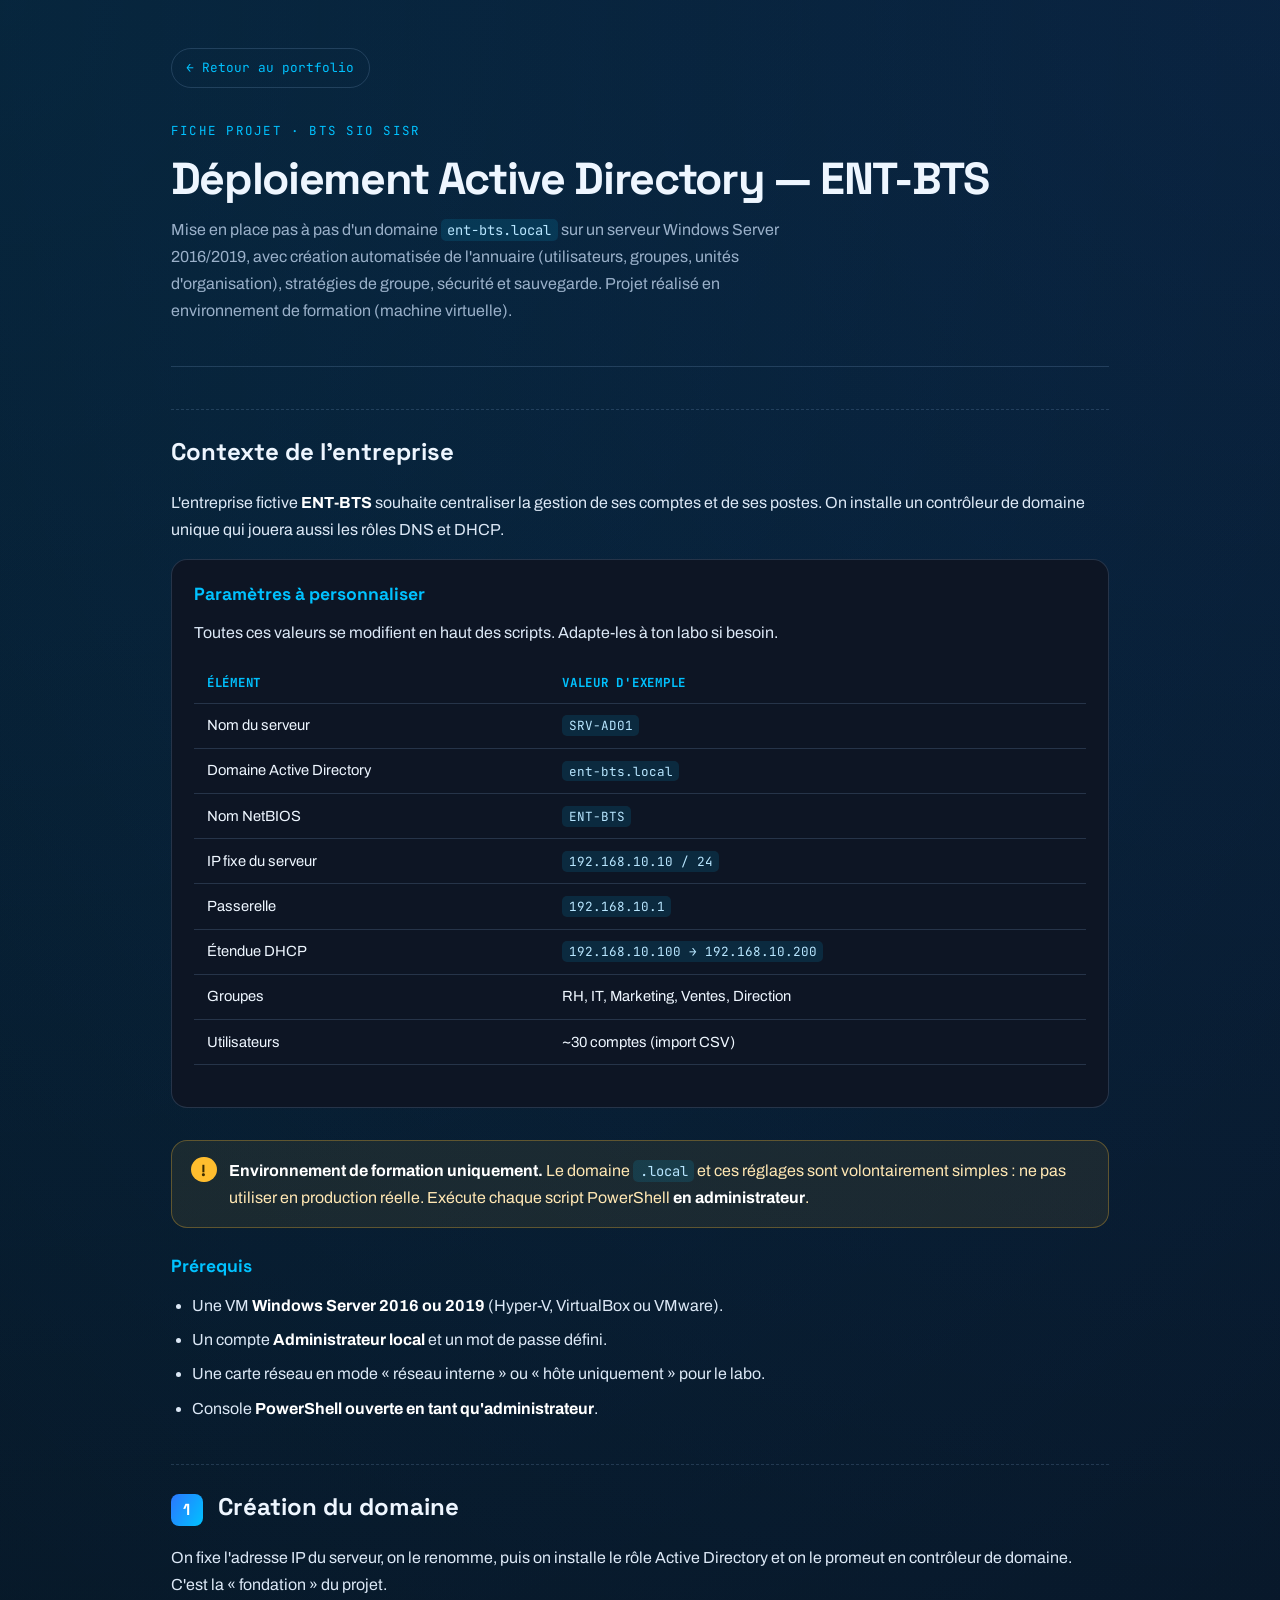
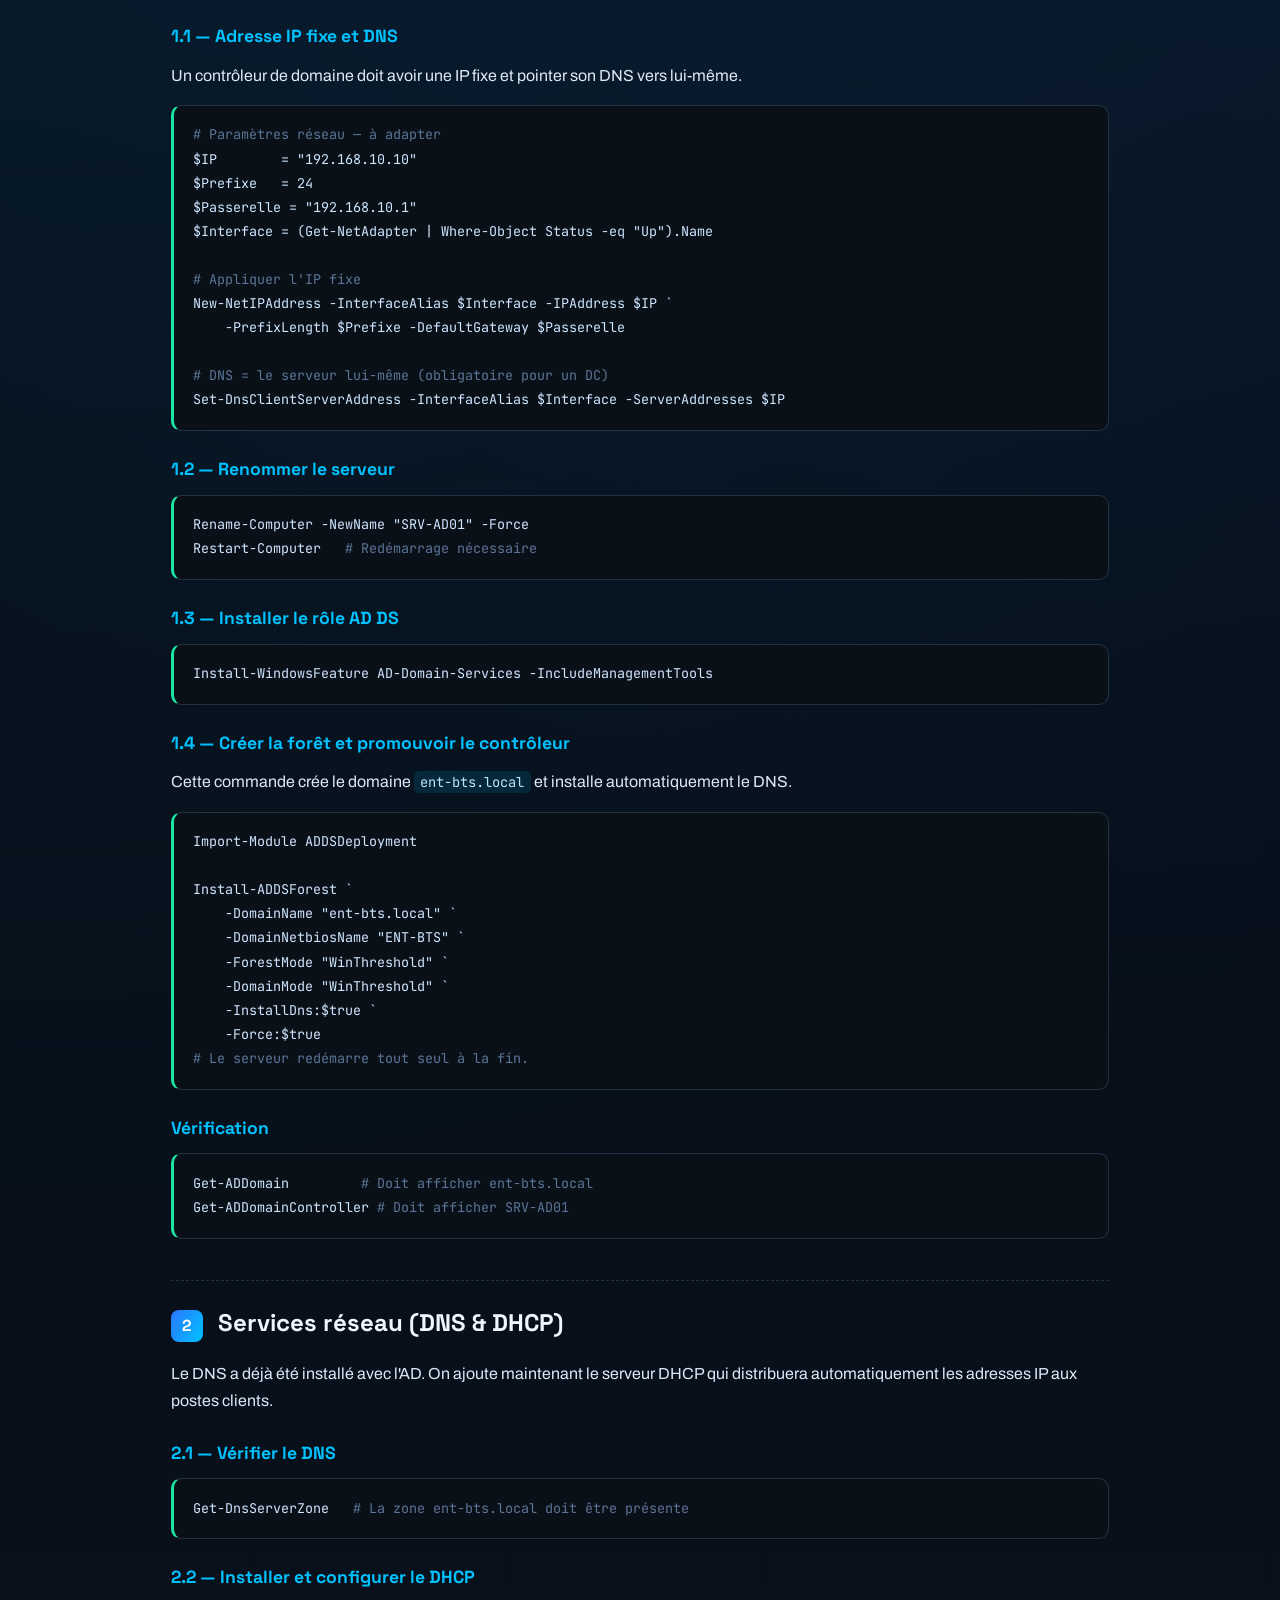
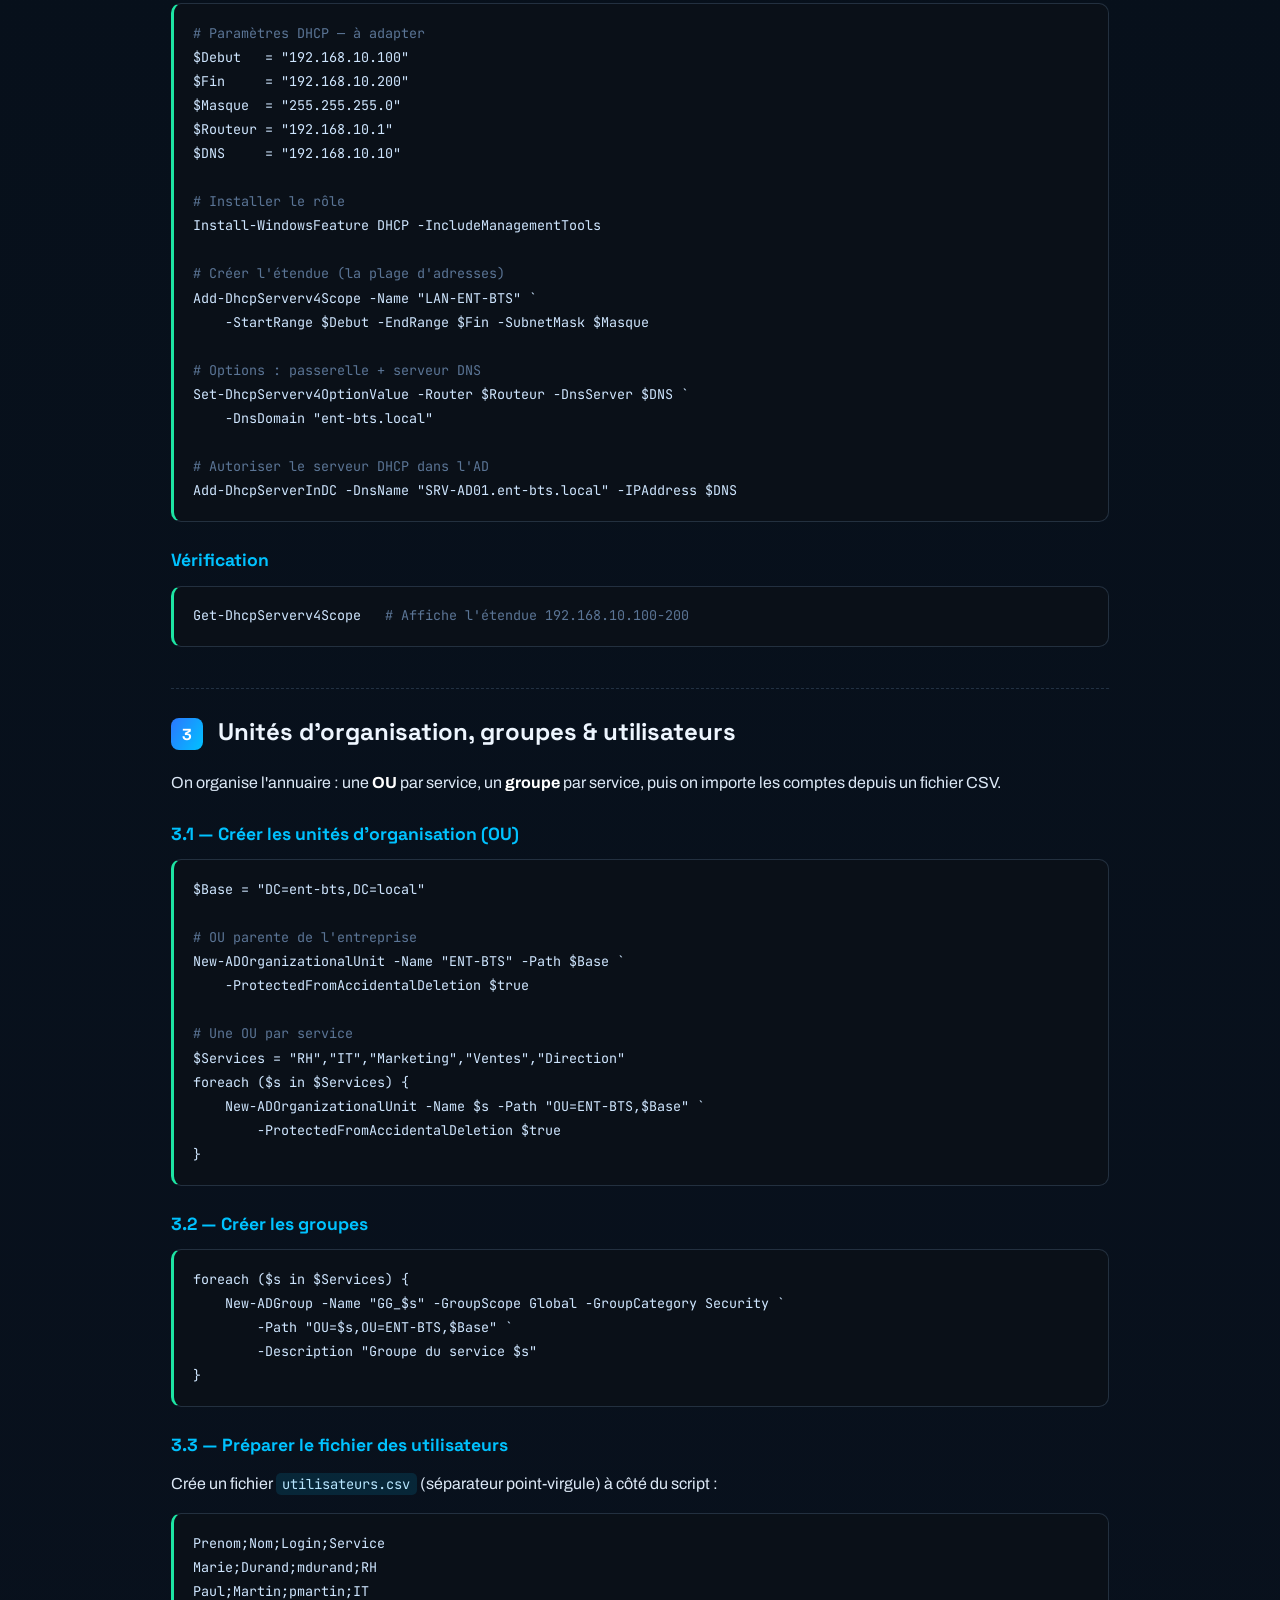
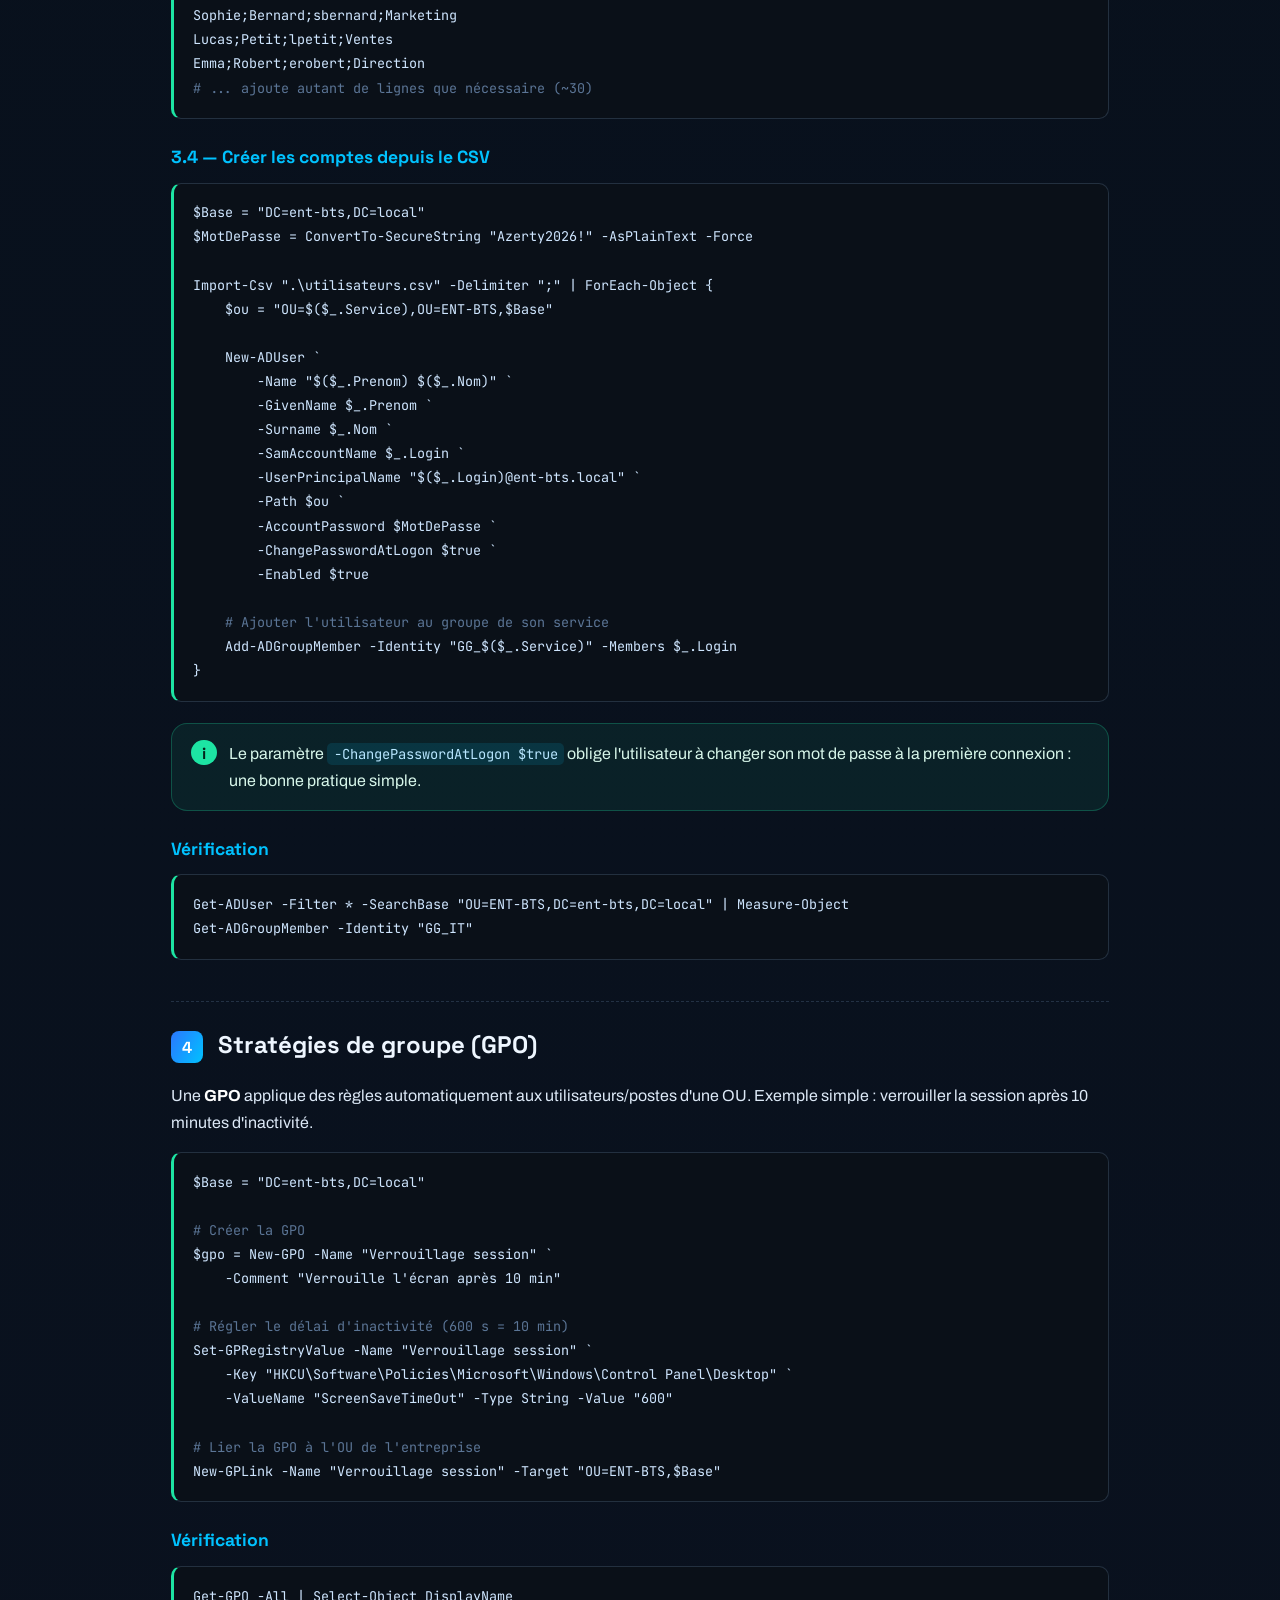
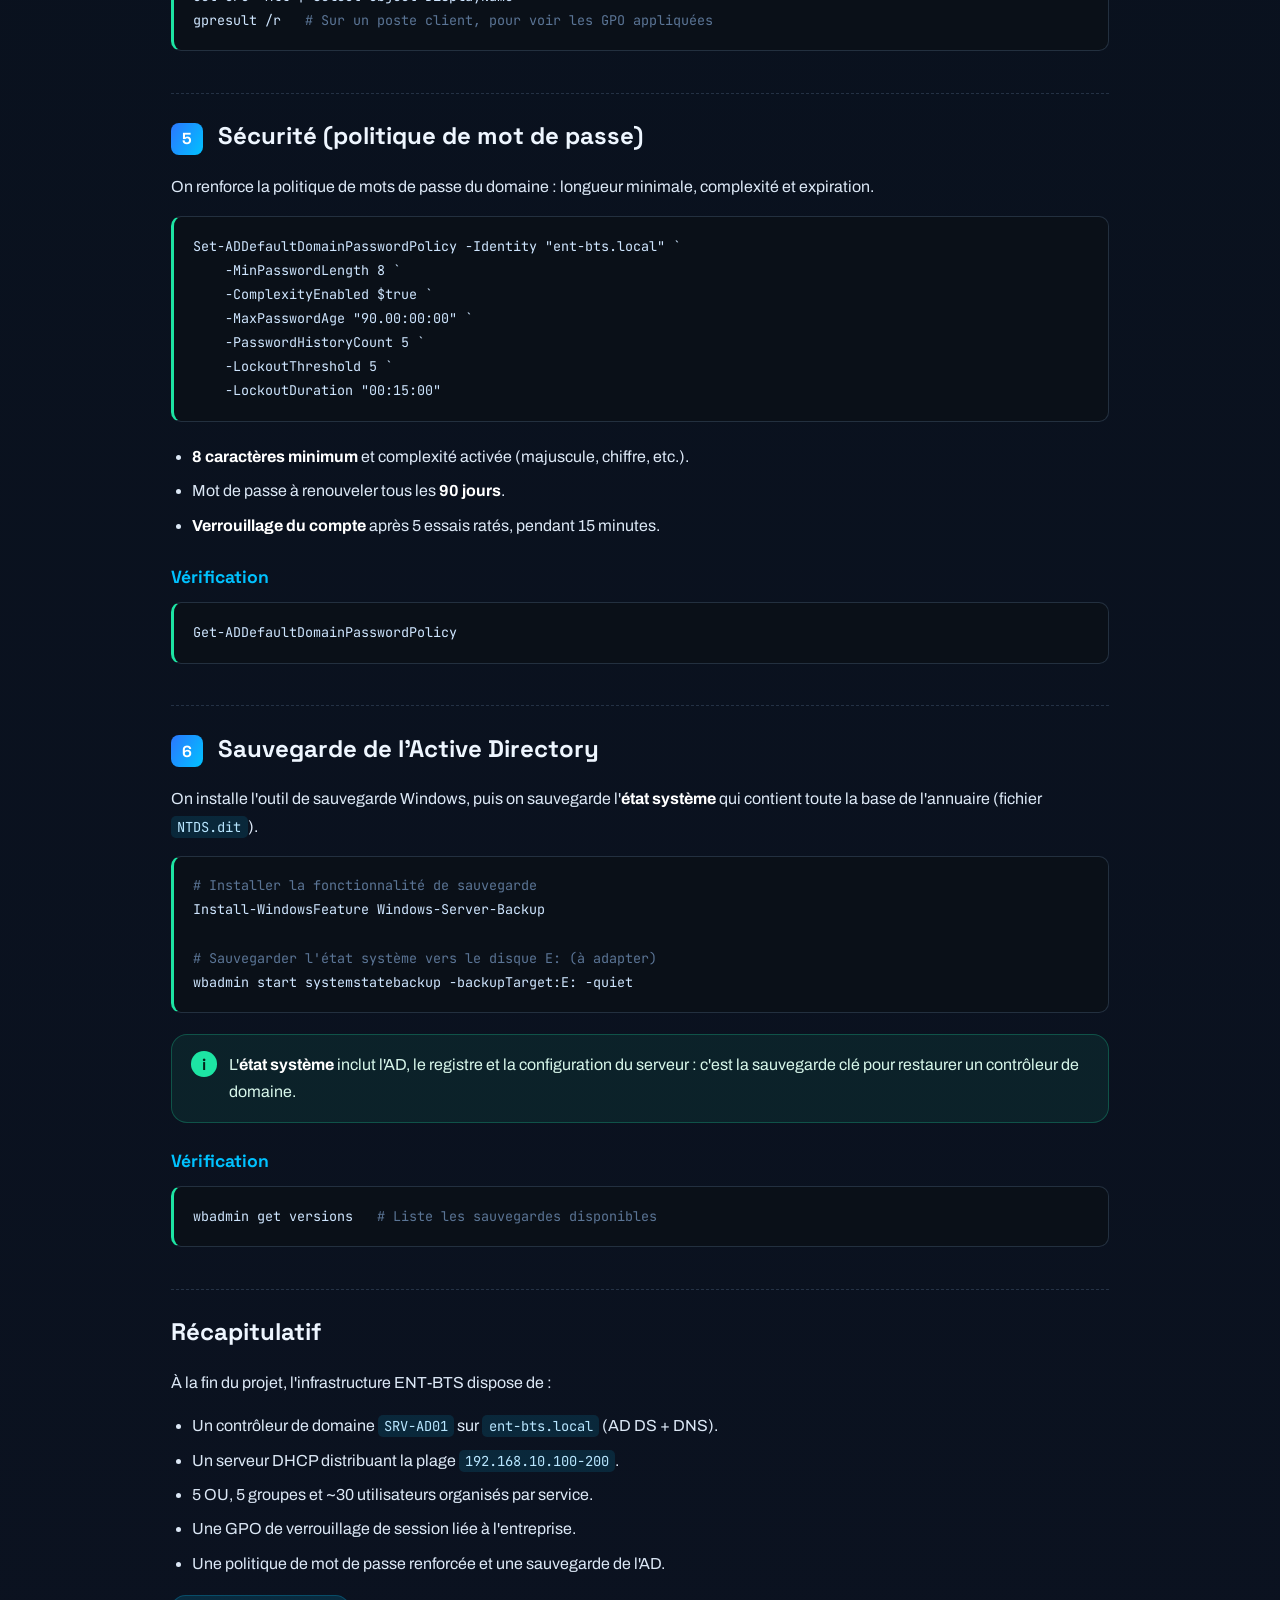
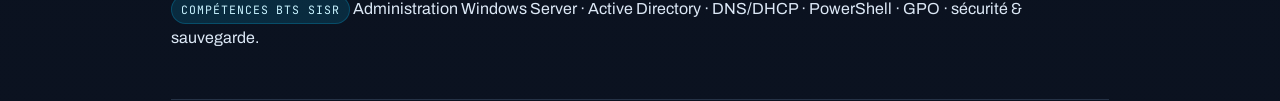
<file: projet-active-directory.html>
<!DOCTYPE html>
<html lang="fr">

<head>
    <meta charset="UTF-8">
    <meta name="viewport" content="width=device-width, initial-scale=1.0">
    <meta name="description"
        content="Projet Active Directory pas à pas (BTS SIO SISR) : déploiement d'un domaine ent-bts.local sous Windows Server avec DNS, DHCP, GPO, PowerShell, sécurité et sauvegarde. Réalisé par Kendi Cadet.">
    <meta name="author" content="Kendi Cadet">
    <meta name="robots" content="index, follow">
    <meta name="theme-color" content="#070b14">
    <link rel="canonical" href="https://kendi021.github.io/projet-active-directory.html">
    <link rel="icon" type="image/svg+xml" href="assets/images/logo.svg">
    <link rel="apple-touch-icon" sizes="180x180" href="assets/images/apple-touch-icon.png">
    <link rel="icon" type="image/png" sizes="32x32" href="assets/images/favicon-32x32.png">
    <link rel="icon" type="image/png" sizes="16x16" href="assets/images/favicon-16x16.png">
    <link rel="manifest" href="assets/images/site.webmanifest">
    <meta property="og:title" content="Projet Active Directory — Windows Server, DNS, DHCP, GPO (BTS SIO SISR)">
    <meta property="og:description"
        content="Déploiement pas à pas d'un domaine Active Directory ent-bts.local sous Windows Server : DNS, DHCP, OU, GPO, sécurité et sauvegarde en PowerShell.">
    <meta property="og:type" content="article">
    <meta property="og:url" content="https://kendi021.github.io/projet-active-directory.html">
    <meta property="og:site_name" content="Portfolio de Kendi Cadet">
    <meta property="og:locale" content="fr_FR">
    <meta property="og:image" content="https://kendi021.github.io/assets/images/android-chrome-512x512.png">
    <meta name="twitter:card" content="summary">
    <link rel="preconnect" href="https://fonts.googleapis.com">
    <link rel="preconnect" href="https://fonts.gstatic.com" crossorigin>
    <link rel="stylesheet"
        href="https://fonts.googleapis.com/css2?family=Archivo:wght@400;500;600;700;800&family=JetBrains+Mono:wght@400;500;600&family=Space+Grotesk:wght@400;500;700&display=swap">
    <title>Projet Active Directory — Windows Server, DNS, DHCP, GPO | BTS SIO SISR</title>
    <style>
        :root {
            --bg: #070b14;
            --surface: #0d1524;
            --surface-2: #111c2c;
            --text: #eef6ff;
            --muted: #9ab0c9;
            --accent: #2b77ff;
            --accent-2: #00c2ff;
            --accent-3: #1de4a3;
            --border: rgba(126, 163, 204, 0.22);
            --code-bg: #0a1018;
            --radius: 16px;
            --font-main: "Archivo", "Segoe UI", sans-serif;
            --font-title: "Space Grotesk", "Segoe UI", sans-serif;
            --font-mono: "JetBrains Mono", monospace;
        }

        * {
            margin: 0;
            padding: 0;
            box-sizing: border-box;
        }

        body {
            font-family: var(--font-main);
            color: var(--text);
            line-height: 1.7;
            background:
                radial-gradient(circle at top left, rgba(0, 194, 255, 0.12), transparent 35%),
                radial-gradient(circle at top right, rgba(43, 119, 255, 0.14), transparent 32%),
                linear-gradient(180deg, #050811 0%, #07101b 38%, #0b1220 100%);
            -webkit-font-smoothing: antialiased;
        }

        .wrap {
            width: min(100%, 980px);
            margin: 0 auto;
            padding: 3rem 1.3rem 5rem;
        }

        .doc-header {
            border-bottom: 1px solid var(--border);
            padding-bottom: 1.6rem;
            margin-bottom: 2.2rem;
        }

        .kicker {
            font-family: var(--font-mono);
            text-transform: uppercase;
            letter-spacing: 0.18em;
            font-size: 0.78rem;
            color: var(--accent-2);
            margin-bottom: 0.8rem;
        }

        h1 {
            font-family: var(--font-title);
            font-size: clamp(1.9rem, 4vw, 2.8rem);
            line-height: 1.1;
            letter-spacing: -0.03em;
            margin-bottom: 0.8rem;
        }

        .lead {
            color: var(--muted);
            max-width: 70ch;
        }

        .back-link {
            display: inline-flex;
            align-items: center;
            gap: 0.4rem;
            margin-bottom: 2rem;
            padding: 0.5rem 0.9rem;
            border-radius: 999px;
            border: 1px solid var(--border);
            color: var(--accent-2);
            font-family: var(--font-mono);
            font-size: 0.8rem;
            text-decoration: none;
        }

        .back-link:hover {
            background: rgba(0, 194, 255, 0.1);
        }

        h2 {
            font-family: var(--font-title);
            font-size: 1.5rem;
            margin: 2.6rem 0 1rem;
            padding-top: 1.4rem;
            border-top: 1px dashed var(--border);
        }

        h2 .num {
            display: inline-flex;
            align-items: center;
            justify-content: center;
            width: 2rem;
            height: 2rem;
            margin-right: 0.6rem;
            border-radius: 8px;
            background: linear-gradient(120deg, var(--accent), var(--accent-2));
            color: #fff;
            font-size: 1rem;
        }

        h3 {
            font-family: var(--font-title);
            font-size: 1.1rem;
            margin: 1.5rem 0 0.6rem;
            color: var(--accent-2);
        }

        p {
            margin-bottom: 1rem;
            color: #dce8f6;
        }

        ul,
        ol {
            margin: 0 0 1.1rem 1.3rem;
            color: #dce8f6;
        }

        li {
            margin-bottom: 0.45rem;
        }

        strong {
            color: #fff;
        }

        code {
            font-family: var(--font-mono);
            font-size: 0.86em;
            background: rgba(0, 194, 255, 0.12);
            color: #b8e6ff;
            padding: 0.12rem 0.4rem;
            border-radius: 5px;
        }

        pre {
            position: relative;
            background: var(--code-bg);
            border: 1px solid var(--border);
            border-left: 3px solid var(--accent-3);
            border-radius: 10px;
            padding: 1.1rem 1.2rem;
            overflow-x: auto;
            margin: 0 0 1.3rem;
        }

        pre code {
            background: none;
            color: #cfe6ff;
            padding: 0;
            font-size: 0.84rem;
            line-height: 1.65;
            white-space: pre;
        }

        pre .cmt {
            color: #5b7596;
        }

        .pill {
            display: inline-block;
            font-family: var(--font-mono);
            font-size: 0.72rem;
            text-transform: uppercase;
            letter-spacing: 0.08em;
            color: #c8f3ff;
            background: rgba(0, 194, 255, 0.14);
            border: 1px solid rgba(0, 194, 255, 0.22);
            padding: 0.25rem 0.6rem;
            border-radius: 999px;
        }

        table {
            width: 100%;
            border-collapse: collapse;
            margin: 0 0 1.4rem;
            font-size: 0.92rem;
        }

        th,
        td {
            text-align: left;
            padding: 0.6rem 0.8rem;
            border-bottom: 1px solid var(--border);
        }

        th {
            color: var(--accent-2);
            font-family: var(--font-mono);
            font-size: 0.78rem;
            text-transform: uppercase;
            letter-spacing: 0.06em;
        }

        td code {
            white-space: nowrap;
        }

        .note {
            display: flex;
            gap: 0.8rem;
            background: rgba(29, 228, 163, 0.08);
            border: 1px solid rgba(29, 228, 163, 0.25);
            border-radius: var(--radius);
            padding: 1rem 1.2rem;
            margin: 0 0 1.4rem;
            color: #d7f6ea;
        }

        .note.warn {
            background: rgba(255, 189, 46, 0.08);
            border-color: rgba(255, 189, 46, 0.3);
            color: #ffe7b3;
        }

        .note::before {
            content: "i";
            flex-shrink: 0;
            width: 1.6rem;
            height: 1.6rem;
            display: grid;
            place-items: center;
            border-radius: 50%;
            background: var(--accent-3);
            color: #04231a;
            font-weight: 700;
            font-family: var(--font-title);
        }

        .note.warn::before {
            content: "!";
            background: #ffbd2e;
            color: #3a2a00;
        }

        .params {
            background: var(--surface);
            border: 1px solid var(--border);
            border-radius: var(--radius);
            padding: 1.2rem 1.4rem;
            margin-bottom: 2rem;
        }

        .doc-footer {
            margin-top: 3rem;
            padding-top: 1.4rem;
            border-top: 1px solid var(--border);
            color: var(--muted);
            font-family: var(--font-mono);
            font-size: 0.82rem;
        }

        @media print {
            body {
                background: #fff;
                color: #000;
            }

            pre,
            .params,
            .note {
                border-color: #ccc;
            }
        }
    </style>
</head>

<body>
    <div class="wrap">
        <a class="back-link" href="./index.html#projets">&larr; Retour au portfolio</a>

        <header class="doc-header">
            <p class="kicker">Fiche projet · BTS SIO SISR</p>
            <h1>Déploiement Active Directory — ENT-BTS</h1>
            <p class="lead">Mise en place pas à pas d'un domaine <code>ent-bts.local</code> sur un serveur
                Windows Server 2016/2019, avec création automatisée de l'annuaire (utilisateurs, groupes,
                unités d'organisation), stratégies de groupe, sécurité et sauvegarde. Projet réalisé en
                environnement de formation (machine virtuelle).</p>
        </header>

        <h2>Contexte de l'entreprise</h2>
        <p>L'entreprise fictive <strong>ENT-BTS</strong> souhaite centraliser la gestion de ses comptes et de
            ses postes. On installe un contrôleur de domaine unique qui jouera aussi les rôles DNS et DHCP.</p>

        <div class="params">
            <h3 style="margin-top:0;">Paramètres à personnaliser</h3>
            <p>Toutes ces valeurs se modifient en haut des scripts. Adapte-les à ton labo si besoin.</p>
            <table>
                <thead>
                    <tr>
                        <th>Élément</th>
                        <th>Valeur d'exemple</th>
                    </tr>
                </thead>
                <tbody>
                    <tr>
                        <td>Nom du serveur</td>
                        <td><code>SRV-AD01</code></td>
                    </tr>
                    <tr>
                        <td>Domaine Active Directory</td>
                        <td><code>ent-bts.local</code></td>
                    </tr>
                    <tr>
                        <td>Nom NetBIOS</td>
                        <td><code>ENT-BTS</code></td>
                    </tr>
                    <tr>
                        <td>IP fixe du serveur</td>
                        <td><code>192.168.10.10 / 24</code></td>
                    </tr>
                    <tr>
                        <td>Passerelle</td>
                        <td><code>192.168.10.1</code></td>
                    </tr>
                    <tr>
                        <td>Étendue DHCP</td>
                        <td><code>192.168.10.100 → 192.168.10.200</code></td>
                    </tr>
                    <tr>
                        <td>Groupes</td>
                        <td>RH, IT, Marketing, Ventes, Direction</td>
                    </tr>
                    <tr>
                        <td>Utilisateurs</td>
                        <td>~30 comptes (import CSV)</td>
                    </tr>
                </tbody>
            </table>
        </div>

        <div class="note warn">
            <div><strong>Environnement de formation uniquement.</strong> Le domaine <code>.local</code> et ces
                réglages sont volontairement simples : ne pas utiliser en production réelle. Exécute chaque
                script PowerShell <strong>en administrateur</strong>.</div>
        </div>

        <h3>Prérequis</h3>
        <ul>
            <li>Une VM <strong>Windows Server 2016 ou 2019</strong> (Hyper-V, VirtualBox ou VMware).</li>
            <li>Un compte <strong>Administrateur local</strong> et un mot de passe défini.</li>
            <li>Une carte réseau en mode « réseau interne » ou « hôte uniquement » pour le labo.</li>
            <li>Console <strong>PowerShell ouverte en tant qu'administrateur</strong>.</li>
        </ul>

        <!-- PIÈCE 1 -->
        <h2><span class="num">1</span> Création du domaine</h2>
        <p>On fixe l'adresse IP du serveur, on le renomme, puis on installe le rôle Active Directory et on le
            promeut en contrôleur de domaine. C'est la « fondation » du projet.</p>

        <h3>1.1 — Adresse IP fixe et DNS</h3>
        <p>Un contrôleur de domaine doit avoir une IP fixe et pointer son DNS vers lui-même.</p>
        <pre><code><span class="cmt"># Paramètres réseau — à adapter</span>
$IP        = "192.168.10.10"
$Prefixe   = 24
$Passerelle = "192.168.10.1"
$Interface = (Get-NetAdapter | Where-Object Status -eq "Up").Name

<span class="cmt"># Appliquer l'IP fixe</span>
New-NetIPAddress -InterfaceAlias $Interface -IPAddress $IP `
    -PrefixLength $Prefixe -DefaultGateway $Passerelle

<span class="cmt"># DNS = le serveur lui-même (obligatoire pour un DC)</span>
Set-DnsClientServerAddress -InterfaceAlias $Interface -ServerAddresses $IP</code></pre>

        <h3>1.2 — Renommer le serveur</h3>
        <pre><code>Rename-Computer -NewName "SRV-AD01" -Force
Restart-Computer   <span class="cmt"># Redémarrage nécessaire</span></code></pre>

        <h3>1.3 — Installer le rôle AD DS</h3>
        <pre><code>Install-WindowsFeature AD-Domain-Services -IncludeManagementTools</code></pre>

        <h3>1.4 — Créer la forêt et promouvoir le contrôleur</h3>
        <p>Cette commande crée le domaine <code>ent-bts.local</code> et installe automatiquement le DNS.</p>
        <pre><code>Import-Module ADDSDeployment

Install-ADDSForest `
    -DomainName "ent-bts.local" `
    -DomainNetbiosName "ENT-BTS" `
    -ForestMode "WinThreshold" `
    -DomainMode "WinThreshold" `
    -InstallDns:$true `
    -Force:$true
<span class="cmt"># Le serveur redémarre tout seul à la fin.</span></code></pre>

        <h3>Vérification</h3>
        <pre><code>Get-ADDomain         <span class="cmt"># Doit afficher ent-bts.local</span>
Get-ADDomainController <span class="cmt"># Doit afficher SRV-AD01</span></code></pre>

        <!-- PIÈCE 2 -->
        <h2><span class="num">2</span> Services réseau (DNS &amp; DHCP)</h2>
        <p>Le DNS a déjà été installé avec l'AD. On ajoute maintenant le serveur DHCP qui distribuera
            automatiquement les adresses IP aux postes clients.</p>

        <h3>2.1 — Vérifier le DNS</h3>
        <pre><code>Get-DnsServerZone   <span class="cmt"># La zone ent-bts.local doit être présente</span></code></pre>

        <h3>2.2 — Installer et configurer le DHCP</h3>
        <pre><code><span class="cmt"># Paramètres DHCP — à adapter</span>
$Debut   = "192.168.10.100"
$Fin     = "192.168.10.200"
$Masque  = "255.255.255.0"
$Routeur = "192.168.10.1"
$DNS     = "192.168.10.10"

<span class="cmt"># Installer le rôle</span>
Install-WindowsFeature DHCP -IncludeManagementTools

<span class="cmt"># Créer l'étendue (la plage d'adresses)</span>
Add-DhcpServerv4Scope -Name "LAN-ENT-BTS" `
    -StartRange $Debut -EndRange $Fin -SubnetMask $Masque

<span class="cmt"># Options : passerelle + serveur DNS</span>
Set-DhcpServerv4OptionValue -Router $Routeur -DnsServer $DNS `
    -DnsDomain "ent-bts.local"

<span class="cmt"># Autoriser le serveur DHCP dans l'AD</span>
Add-DhcpServerInDC -DnsName "SRV-AD01.ent-bts.local" -IPAddress $DNS</code></pre>

        <h3>Vérification</h3>
        <pre><code>Get-DhcpServerv4Scope   <span class="cmt"># Affiche l'étendue 192.168.10.100-200</span></code></pre>

        <!-- PIÈCE 3 -->
        <h2><span class="num">3</span> Unités d'organisation, groupes &amp; utilisateurs</h2>
        <p>On organise l'annuaire : une <strong>OU</strong> par service, un <strong>groupe</strong> par service,
            puis on importe les comptes depuis un fichier CSV.</p>

        <h3>3.1 — Créer les unités d'organisation (OU)</h3>
        <pre><code>$Base = "DC=ent-bts,DC=local"

<span class="cmt"># OU parente de l'entreprise</span>
New-ADOrganizationalUnit -Name "ENT-BTS" -Path $Base `
    -ProtectedFromAccidentalDeletion $true

<span class="cmt"># Une OU par service</span>
$Services = "RH","IT","Marketing","Ventes","Direction"
foreach ($s in $Services) {
    New-ADOrganizationalUnit -Name $s -Path "OU=ENT-BTS,$Base" `
        -ProtectedFromAccidentalDeletion $true
}</code></pre>

        <h3>3.2 — Créer les groupes</h3>
        <pre><code>foreach ($s in $Services) {
    New-ADGroup -Name "GG_$s" -GroupScope Global -GroupCategory Security `
        -Path "OU=$s,OU=ENT-BTS,$Base" `
        -Description "Groupe du service $s"
}</code></pre>

        <h3>3.3 — Préparer le fichier des utilisateurs</h3>
        <p>Crée un fichier <code>utilisateurs.csv</code> (séparateur point-virgule) à côté du script :</p>
        <pre><code>Prenom;Nom;Login;Service
Marie;Durand;mdurand;RH
Paul;Martin;pmartin;IT
Sophie;Bernard;sbernard;Marketing
Lucas;Petit;lpetit;Ventes
Emma;Robert;erobert;Direction
<span class="cmt"># ... ajoute autant de lignes que nécessaire (~30)</span></code></pre>

        <h3>3.4 — Créer les comptes depuis le CSV</h3>
        <pre><code>$Base = "DC=ent-bts,DC=local"
$MotDePasse = ConvertTo-SecureString "Azerty2026!" -AsPlainText -Force

Import-Csv ".\utilisateurs.csv" -Delimiter ";" | ForEach-Object {
    $ou = "OU=$($_.Service),OU=ENT-BTS,$Base"

    New-ADUser `
        -Name "$($_.Prenom) $($_.Nom)" `
        -GivenName $_.Prenom `
        -Surname $_.Nom `
        -SamAccountName $_.Login `
        -UserPrincipalName "$($_.Login)@ent-bts.local" `
        -Path $ou `
        -AccountPassword $MotDePasse `
        -ChangePasswordAtLogon $true `
        -Enabled $true

    <span class="cmt"># Ajouter l'utilisateur au groupe de son service</span>
    Add-ADGroupMember -Identity "GG_$($_.Service)" -Members $_.Login
}</code></pre>

        <div class="note">
            <div>Le paramètre <code>-ChangePasswordAtLogon $true</code> oblige l'utilisateur à changer son
                mot de passe à la première connexion : une bonne pratique simple.</div>
        </div>

        <h3>Vérification</h3>
        <pre><code>Get-ADUser -Filter * -SearchBase "OU=ENT-BTS,DC=ent-bts,DC=local" | Measure-Object
Get-ADGroupMember -Identity "GG_IT"</code></pre>

        <!-- PIÈCE 4 -->
        <h2><span class="num">4</span> Stratégies de groupe (GPO)</h2>
        <p>Une <strong>GPO</strong> applique des règles automatiquement aux utilisateurs/postes d'une OU.
            Exemple simple : verrouiller la session après 10 minutes d'inactivité.</p>
        <pre><code>$Base = "DC=ent-bts,DC=local"

<span class="cmt"># Créer la GPO</span>
$gpo = New-GPO -Name "Verrouillage session" `
    -Comment "Verrouille l'écran après 10 min"

<span class="cmt"># Régler le délai d'inactivité (600 s = 10 min)</span>
Set-GPRegistryValue -Name "Verrouillage session" `
    -Key "HKCU\Software\Policies\Microsoft\Windows\Control Panel\Desktop" `
    -ValueName "ScreenSaveTimeOut" -Type String -Value "600"

<span class="cmt"># Lier la GPO à l'OU de l'entreprise</span>
New-GPLink -Name "Verrouillage session" -Target "OU=ENT-BTS,$Base"</code></pre>

        <h3>Vérification</h3>
        <pre><code>Get-GPO -All | Select-Object DisplayName
gpresult /r   <span class="cmt"># Sur un poste client, pour voir les GPO appliquées</span></code></pre>

        <!-- PIÈCE 5 -->
        <h2><span class="num">5</span> Sécurité (politique de mot de passe)</h2>
        <p>On renforce la politique de mots de passe du domaine : longueur minimale, complexité et expiration.</p>
        <pre><code>Set-ADDefaultDomainPasswordPolicy -Identity "ent-bts.local" `
    -MinPasswordLength 8 `
    -ComplexityEnabled $true `
    -MaxPasswordAge "90.00:00:00" `
    -PasswordHistoryCount 5 `
    -LockoutThreshold 5 `
    -LockoutDuration "00:15:00"</code></pre>
        <ul>
            <li><strong>8 caractères minimum</strong> et complexité activée (majuscule, chiffre, etc.).</li>
            <li>Mot de passe à renouveler tous les <strong>90 jours</strong>.</li>
            <li><strong>Verrouillage du compte</strong> après 5 essais ratés, pendant 15 minutes.</li>
        </ul>

        <h3>Vérification</h3>
        <pre><code>Get-ADDefaultDomainPasswordPolicy</code></pre>

        <!-- PIÈCE 6 -->
        <h2><span class="num">6</span> Sauvegarde de l'Active Directory</h2>
        <p>On installe l'outil de sauvegarde Windows, puis on sauvegarde l'<strong>état système</strong> qui
            contient toute la base de l'annuaire (fichier <code>NTDS.dit</code>).</p>
        <pre><code><span class="cmt"># Installer la fonctionnalité de sauvegarde</span>
Install-WindowsFeature Windows-Server-Backup

<span class="cmt"># Sauvegarder l'état système vers le disque E: (à adapter)</span>
wbadmin start systemstatebackup -backupTarget:E: -quiet</code></pre>

        <div class="note">
            <div>L'<strong>état système</strong> inclut l'AD, le registre et la configuration du serveur :
                c'est la sauvegarde clé pour restaurer un contrôleur de domaine.</div>
        </div>

        <h3>Vérification</h3>
        <pre><code>wbadmin get versions   <span class="cmt"># Liste les sauvegardes disponibles</span></code></pre>

        <h2>Récapitulatif</h2>
        <p>À la fin du projet, l'infrastructure ENT-BTS dispose de :</p>
        <ul>
            <li>Un contrôleur de domaine <code>SRV-AD01</code> sur <code>ent-bts.local</code> (AD DS + DNS).</li>
            <li>Un serveur DHCP distribuant la plage <code>192.168.10.100-200</code>.</li>
            <li>5 OU, 5 groupes et ~30 utilisateurs organisés par service.</li>
            <li>Une GPO de verrouillage de session liée à l'entreprise.</li>
            <li>Une politique de mot de passe renforcée et une sauvegarde de l'AD.</li>
        </ul>

        <p><span class="pill">Compétences BTS SISR</span> Administration Windows Server · Active Directory ·
            DNS/DHCP · PowerShell · GPO · sécurité &amp; sauvegarde.</p>

        <footer class="doc-footer">
            Projet de formation — Kendi Cadet · BTS SIO SISR ·
            <a href="./index.html#projets" style="color:var(--accent-2);">Retour au portfolio</a>
        </footer>
    </div>
</body>

</html>
</file>
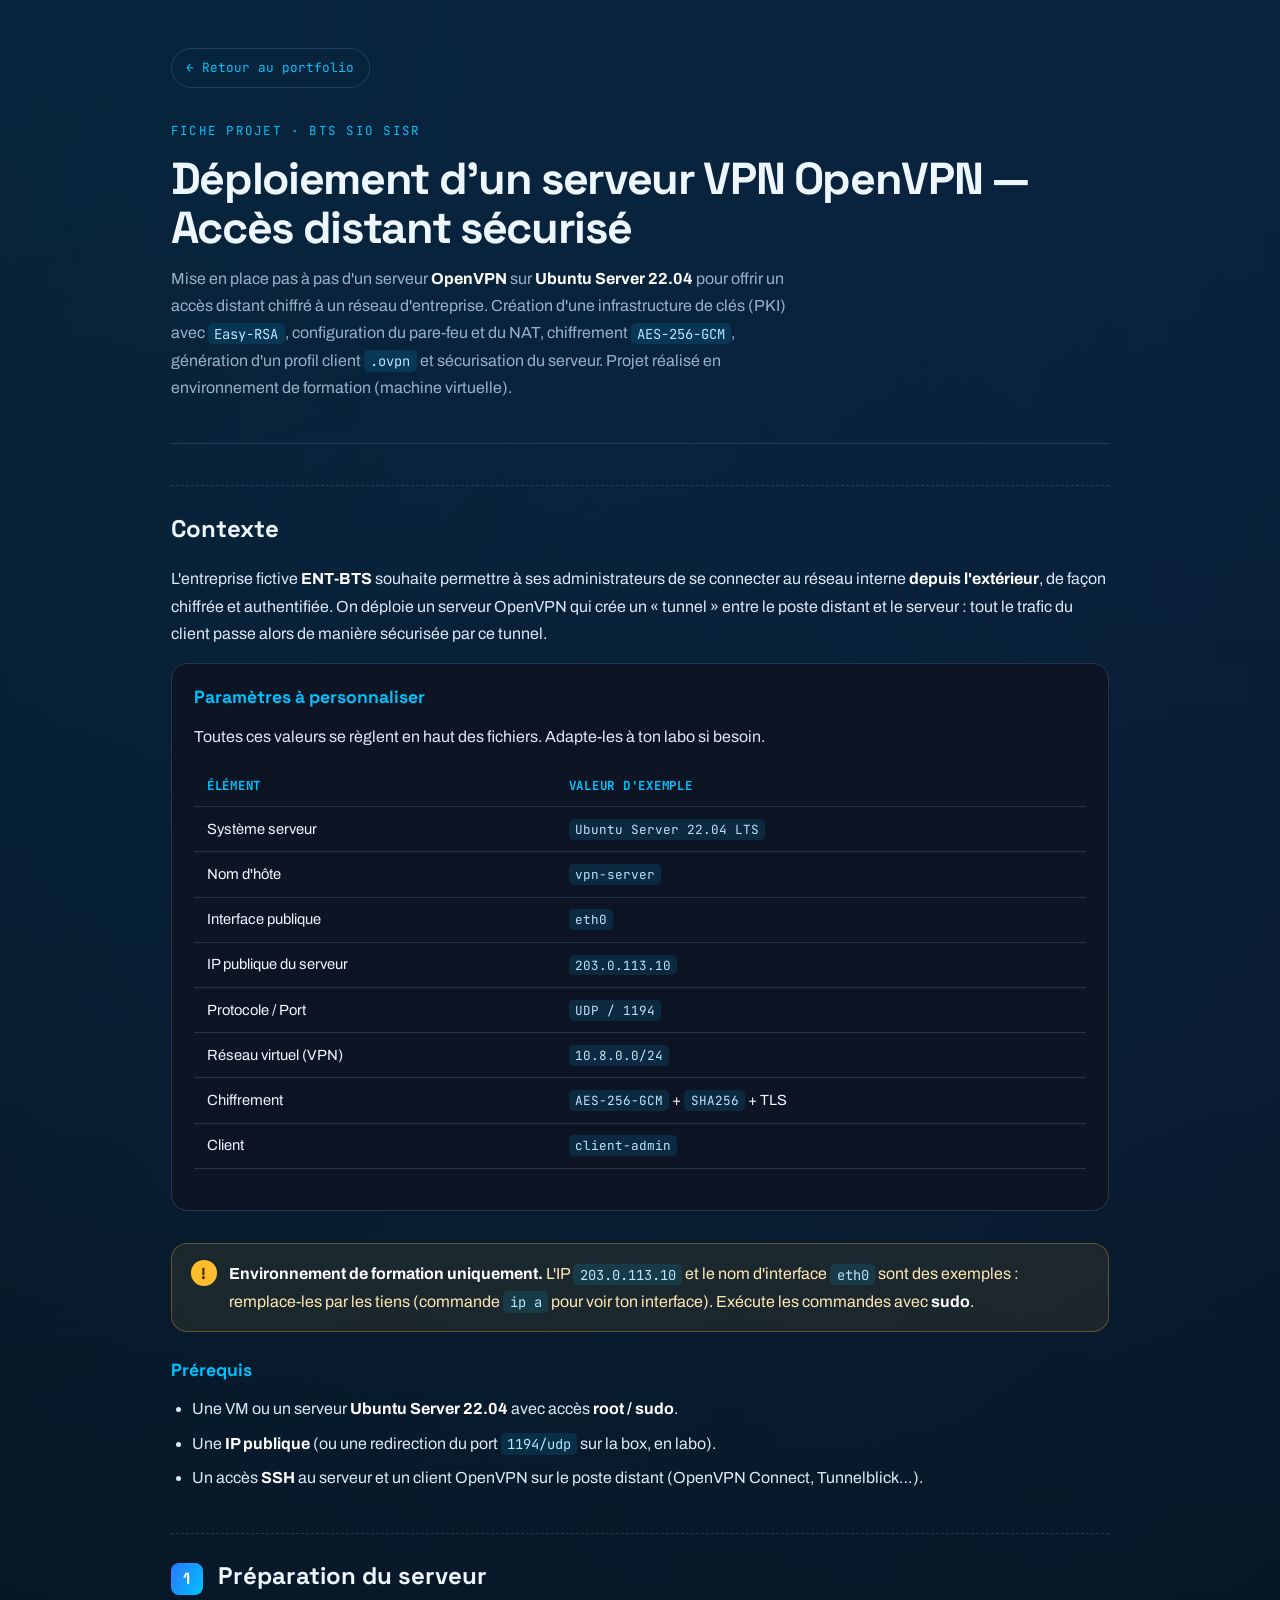
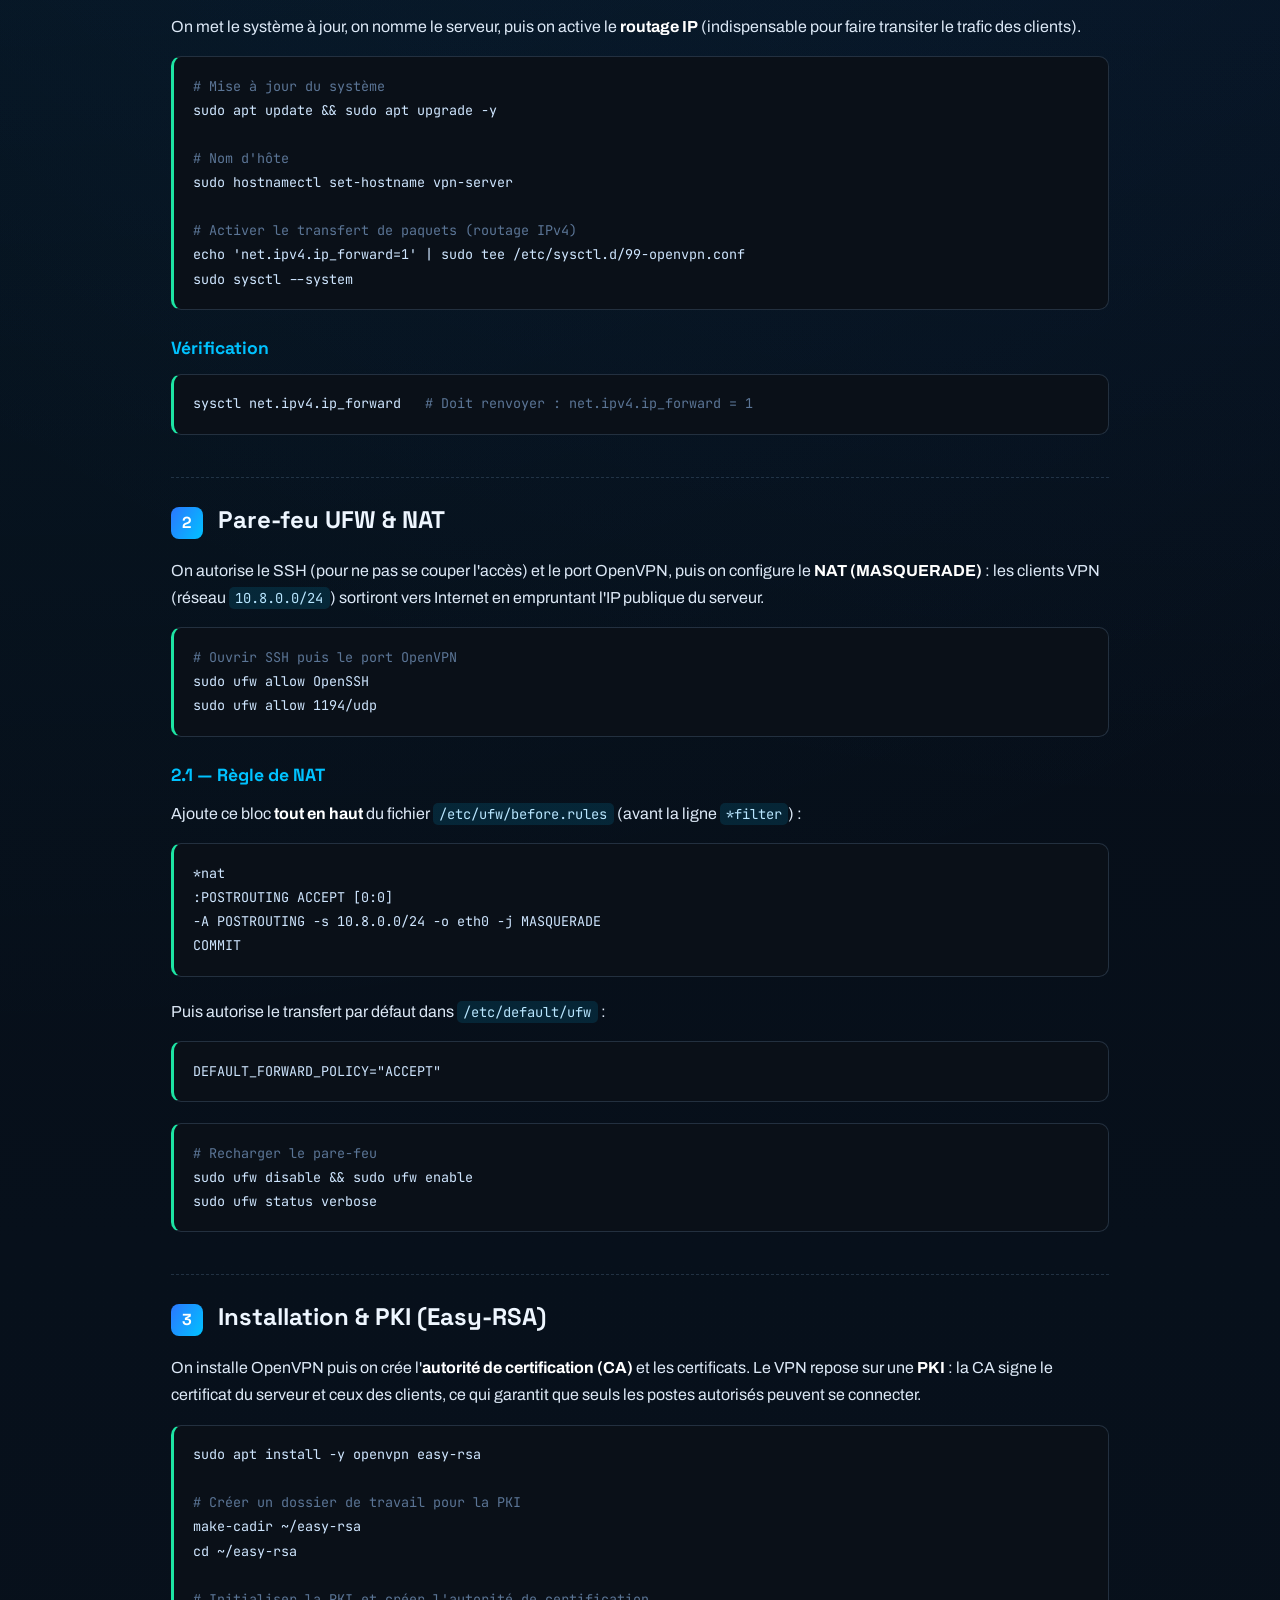
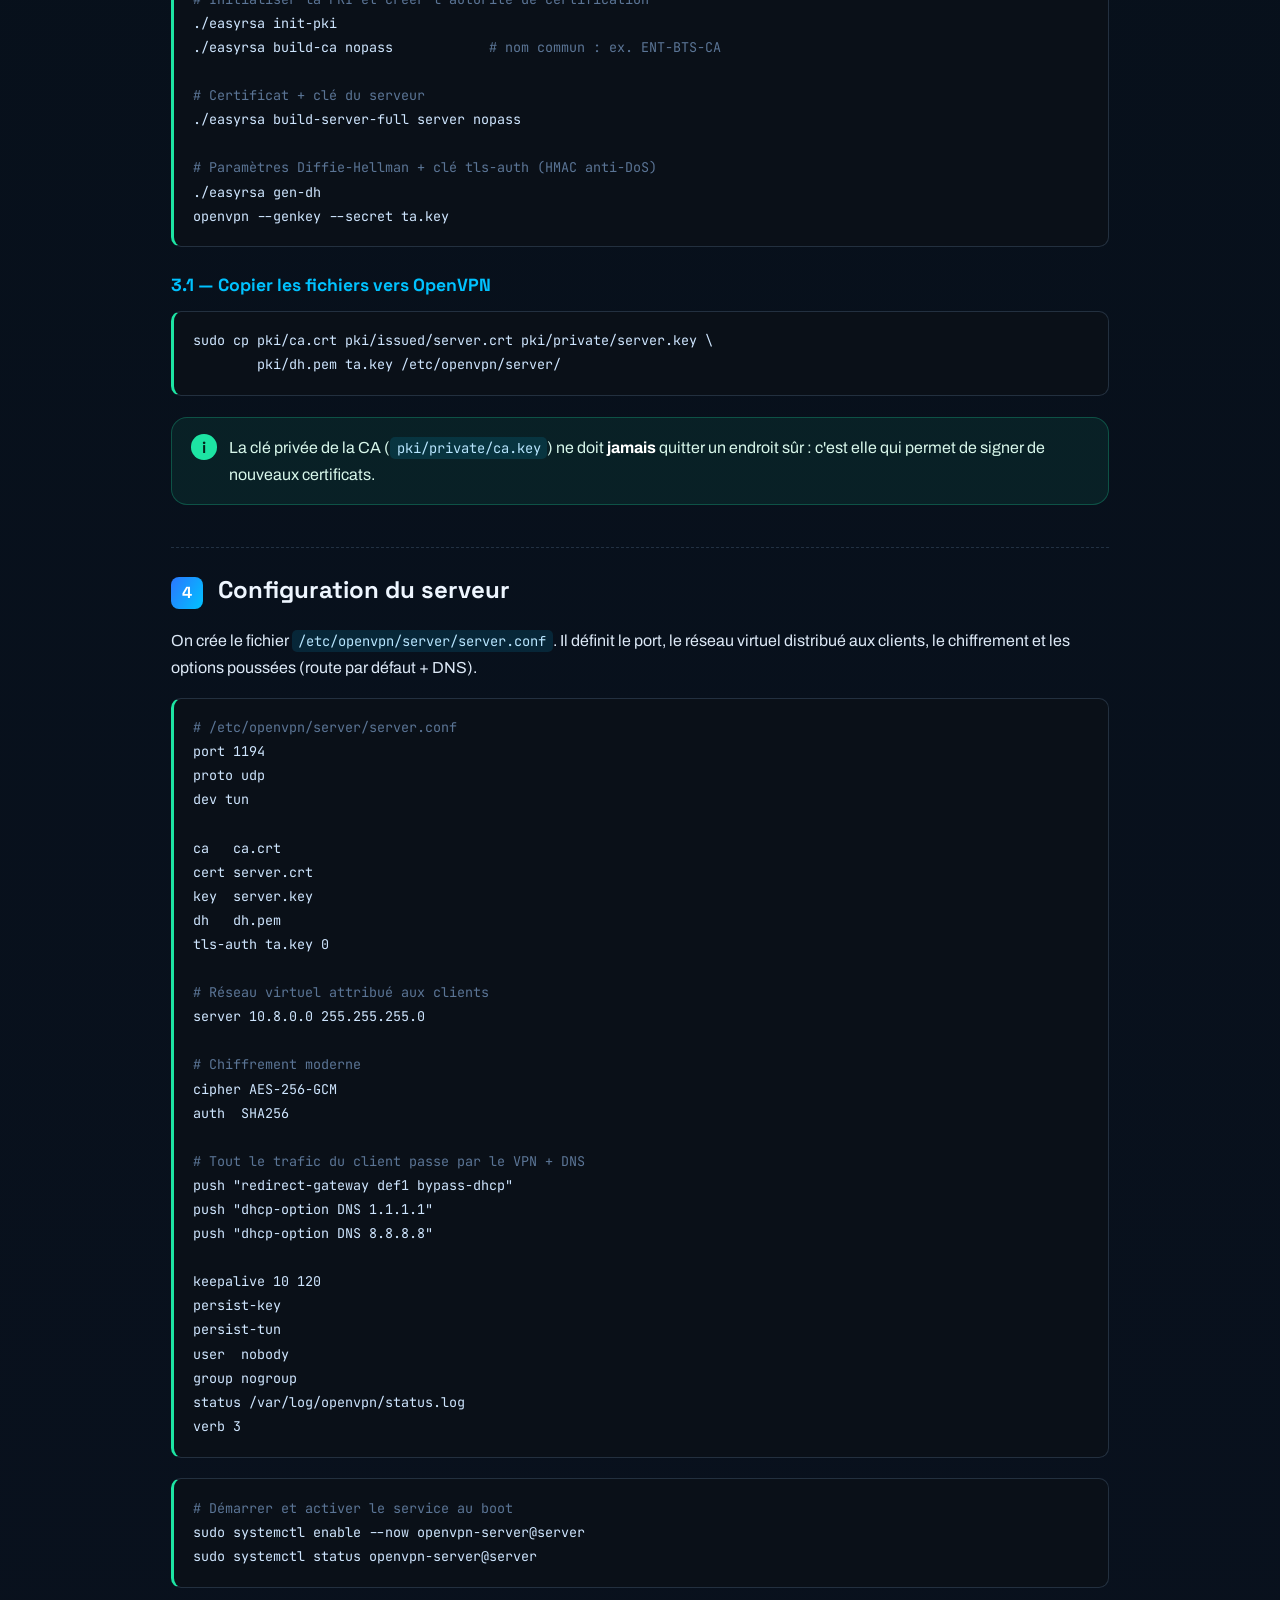
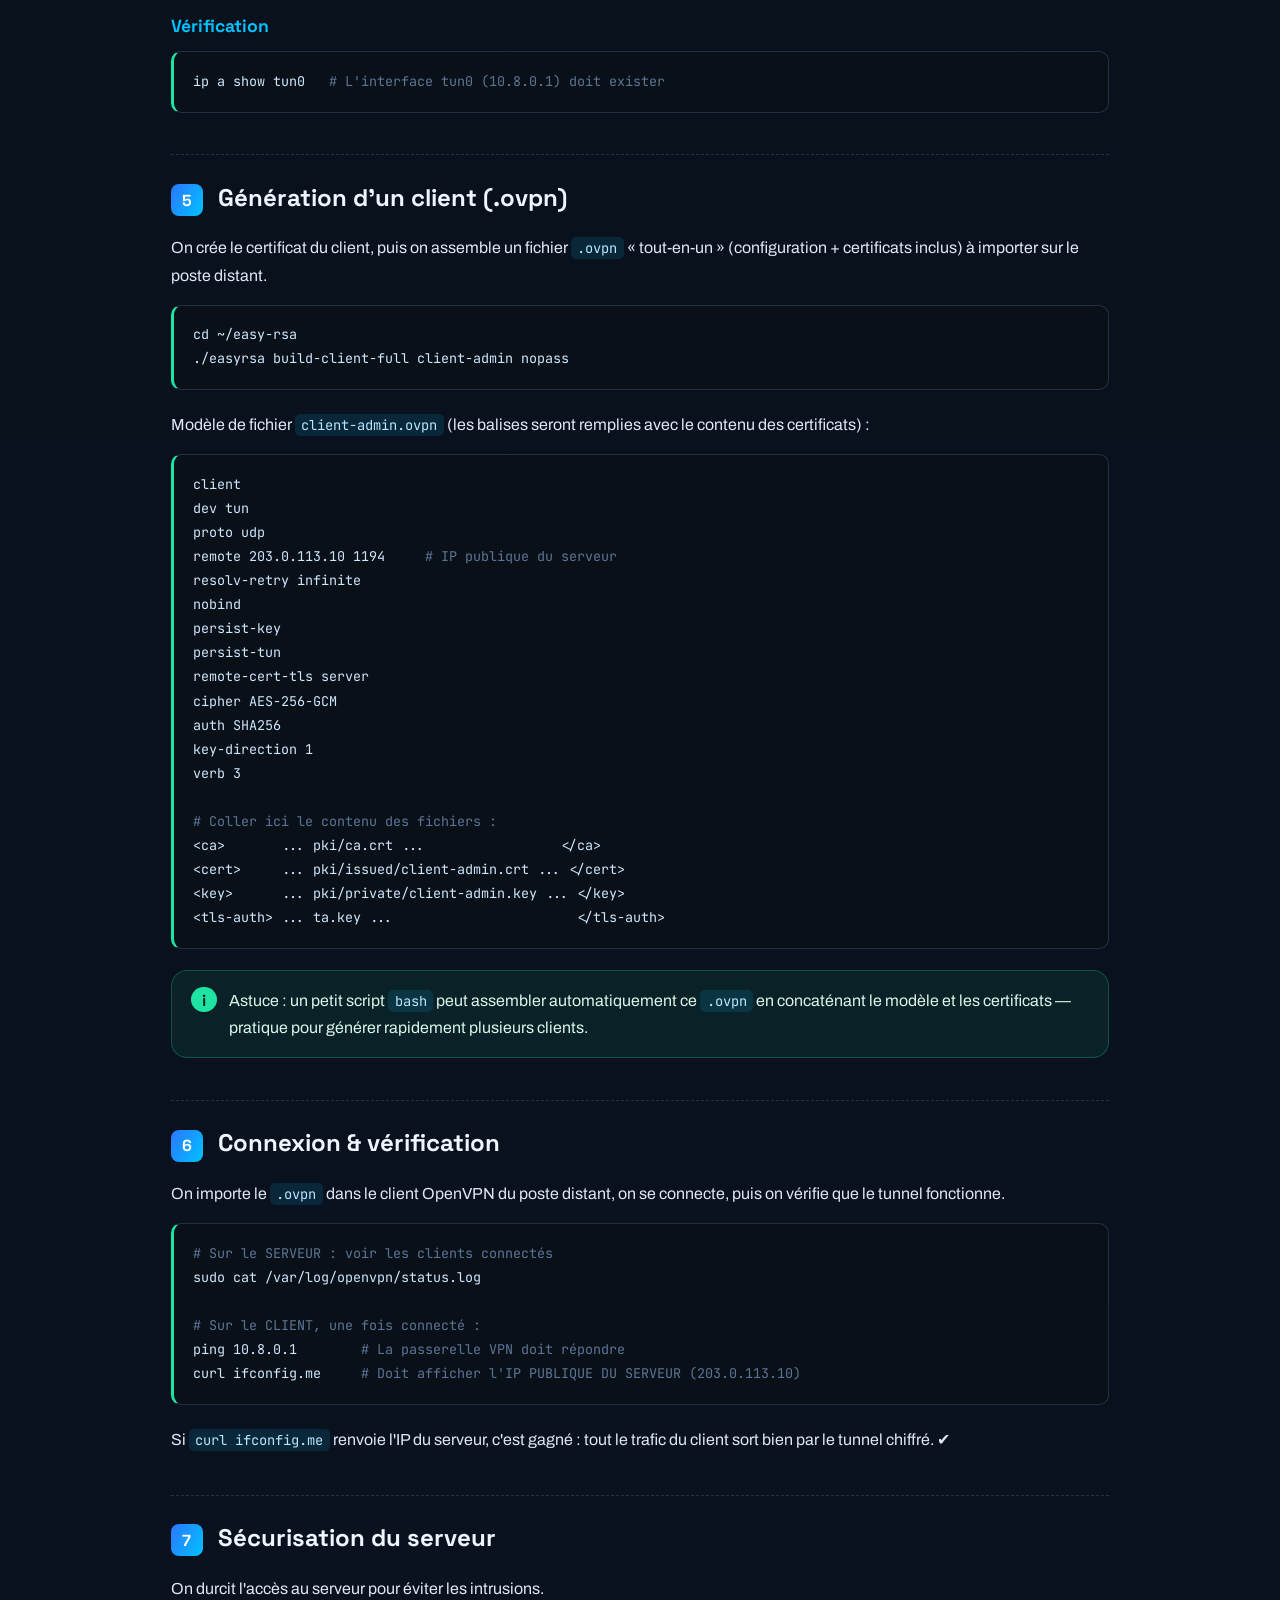
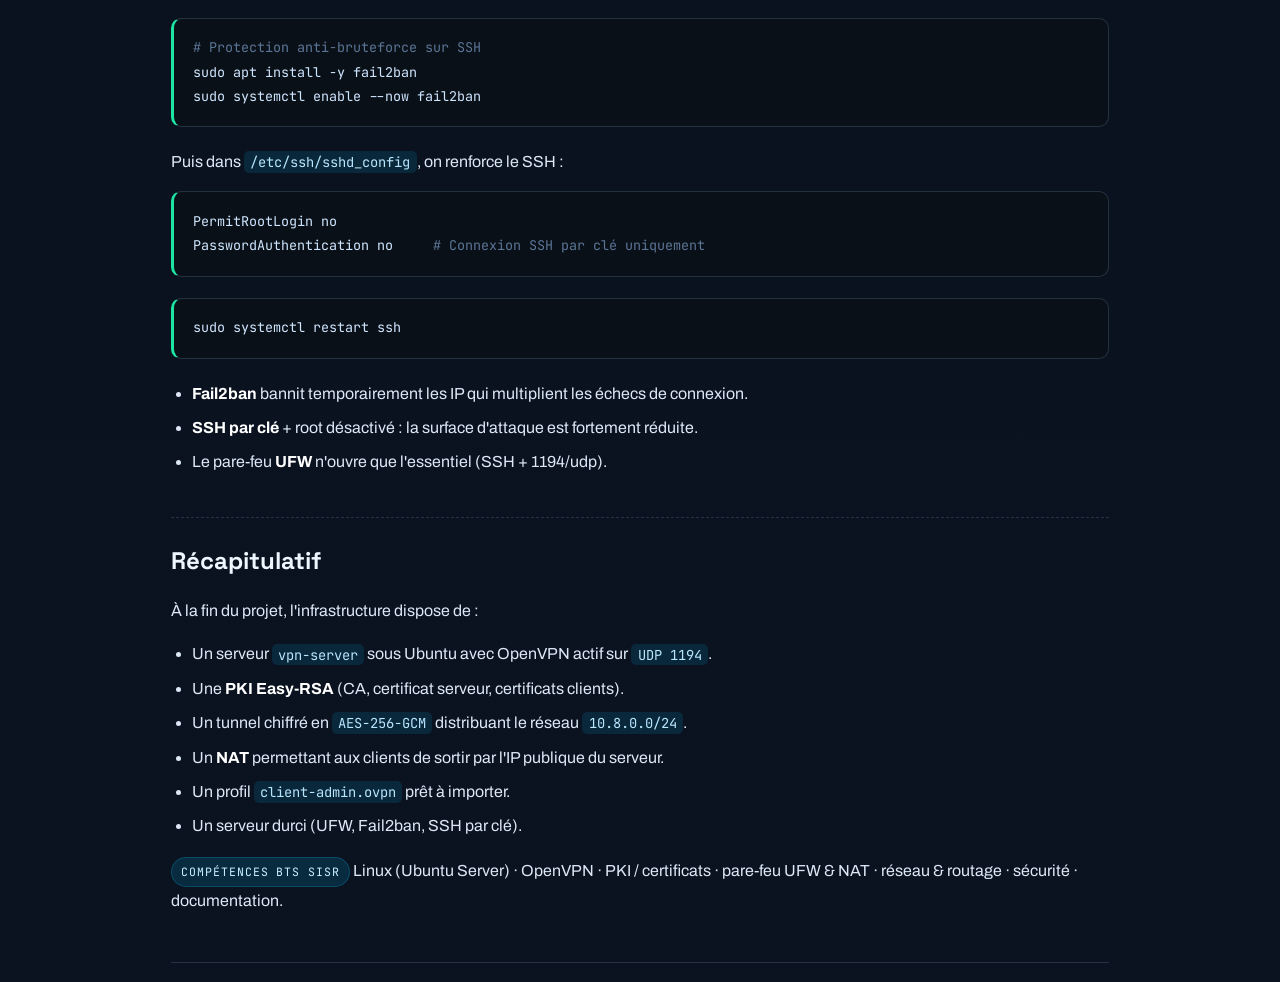
<file: projet-openvpn.html>
<!DOCTYPE html>
<html lang="fr">

<head>
    <meta charset="UTF-8">
    <meta name="viewport" content="width=device-width, initial-scale=1.0">
    <meta name="description"
        content="Projet OpenVPN pas à pas (BTS SIO SISR) : déploiement d'un serveur VPN OpenVPN sous Ubuntu Server avec PKI Easy-RSA, pare-feu UFW/NAT, chiffrement AES-256-GCM, profil client et sécurisation. Réalisé par Kendi Cadet.">
    <meta name="author" content="Kendi Cadet">
    <meta name="robots" content="index, follow">
    <meta name="theme-color" content="#070b14">
    <link rel="canonical" href="https://kendi021.github.io/projet-openvpn.html">
    <link rel="icon" type="image/svg+xml" href="assets/images/logo.svg">
    <link rel="apple-touch-icon" sizes="180x180" href="assets/images/apple-touch-icon.png">
    <link rel="icon" type="image/png" sizes="32x32" href="assets/images/favicon-32x32.png">
    <link rel="icon" type="image/png" sizes="16x16" href="assets/images/favicon-16x16.png">
    <link rel="manifest" href="assets/images/site.webmanifest">
    <meta property="og:title" content="Projet OpenVPN — Serveur VPN sécurisé sous Linux (BTS SIO SISR)">
    <meta property="og:description"
        content="Déploiement pas à pas d'un serveur OpenVPN sous Ubuntu : PKI Easy-RSA, UFW/NAT, AES-256-GCM, profil client .ovpn et sécurisation.">
    <meta property="og:type" content="article">
    <meta property="og:url" content="https://kendi021.github.io/projet-openvpn.html">
    <meta property="og:site_name" content="Portfolio de Kendi Cadet">
    <meta property="og:locale" content="fr_FR">
    <meta property="og:image" content="https://kendi021.github.io/assets/images/android-chrome-512x512.png">
    <meta name="twitter:card" content="summary">
    <link rel="preconnect" href="https://fonts.googleapis.com">
    <link rel="preconnect" href="https://fonts.gstatic.com" crossorigin>
    <link rel="stylesheet"
        href="https://fonts.googleapis.com/css2?family=Archivo:wght@400;500;600;700;800&family=JetBrains+Mono:wght@400;500;600&family=Space+Grotesk:wght@400;500;700&display=swap">
    <title>Projet OpenVPN — Serveur VPN sécurisé sous Linux | BTS SIO SISR</title>
    <style>
        :root {
            --bg: #070b14;
            --surface: #0d1524;
            --surface-2: #111c2c;
            --text: #eef6ff;
            --muted: #9ab0c9;
            --accent: #2b77ff;
            --accent-2: #00c2ff;
            --accent-3: #1de4a3;
            --border: rgba(126, 163, 204, 0.22);
            --code-bg: #0a1018;
            --radius: 16px;
            --font-main: "Archivo", "Segoe UI", sans-serif;
            --font-title: "Space Grotesk", "Segoe UI", sans-serif;
            --font-mono: "JetBrains Mono", monospace;
        }

        * {
            margin: 0;
            padding: 0;
            box-sizing: border-box;
        }

        body {
            font-family: var(--font-main);
            color: var(--text);
            line-height: 1.7;
            background:
                radial-gradient(circle at top left, rgba(0, 194, 255, 0.12), transparent 35%),
                radial-gradient(circle at top right, rgba(43, 119, 255, 0.14), transparent 32%),
                linear-gradient(180deg, #050811 0%, #07101b 38%, #0b1220 100%);
            -webkit-font-smoothing: antialiased;
        }

        .wrap {
            width: min(100%, 980px);
            margin: 0 auto;
            padding: 3rem 1.3rem 5rem;
        }

        .doc-header {
            border-bottom: 1px solid var(--border);
            padding-bottom: 1.6rem;
            margin-bottom: 2.2rem;
        }

        .kicker {
            font-family: var(--font-mono);
            text-transform: uppercase;
            letter-spacing: 0.18em;
            font-size: 0.78rem;
            color: var(--accent-2);
            margin-bottom: 0.8rem;
        }

        h1 {
            font-family: var(--font-title);
            font-size: clamp(1.9rem, 4vw, 2.8rem);
            line-height: 1.1;
            letter-spacing: -0.03em;
            margin-bottom: 0.8rem;
        }

        .lead {
            color: var(--muted);
            max-width: 70ch;
        }

        .back-link {
            display: inline-flex;
            align-items: center;
            gap: 0.4rem;
            margin-bottom: 2rem;
            padding: 0.5rem 0.9rem;
            border-radius: 999px;
            border: 1px solid var(--border);
            color: var(--accent-2);
            font-family: var(--font-mono);
            font-size: 0.8rem;
            text-decoration: none;
        }

        .back-link:hover {
            background: rgba(0, 194, 255, 0.1);
        }

        h2 {
            font-family: var(--font-title);
            font-size: 1.5rem;
            margin: 2.6rem 0 1rem;
            padding-top: 1.4rem;
            border-top: 1px dashed var(--border);
        }

        h2 .num {
            display: inline-flex;
            align-items: center;
            justify-content: center;
            width: 2rem;
            height: 2rem;
            margin-right: 0.6rem;
            border-radius: 8px;
            background: linear-gradient(120deg, var(--accent), var(--accent-2));
            color: #fff;
            font-size: 1rem;
        }

        h3 {
            font-family: var(--font-title);
            font-size: 1.1rem;
            margin: 1.5rem 0 0.6rem;
            color: var(--accent-2);
        }

        p {
            margin-bottom: 1rem;
            color: #dce8f6;
        }

        ul,
        ol {
            margin: 0 0 1.1rem 1.3rem;
            color: #dce8f6;
        }

        li {
            margin-bottom: 0.45rem;
        }

        strong {
            color: #fff;
        }

        code {
            font-family: var(--font-mono);
            font-size: 0.86em;
            background: rgba(0, 194, 255, 0.12);
            color: #b8e6ff;
            padding: 0.12rem 0.4rem;
            border-radius: 5px;
        }

        pre {
            position: relative;
            background: var(--code-bg);
            border: 1px solid var(--border);
            border-left: 3px solid var(--accent-3);
            border-radius: 10px;
            padding: 1.1rem 1.2rem;
            overflow-x: auto;
            margin: 0 0 1.3rem;
        }

        pre code {
            background: none;
            color: #cfe6ff;
            padding: 0;
            font-size: 0.84rem;
            line-height: 1.65;
            white-space: pre;
        }

        pre .cmt {
            color: #5b7596;
        }

        .pill {
            display: inline-block;
            font-family: var(--font-mono);
            font-size: 0.72rem;
            text-transform: uppercase;
            letter-spacing: 0.08em;
            color: #c8f3ff;
            background: rgba(0, 194, 255, 0.14);
            border: 1px solid rgba(0, 194, 255, 0.22);
            padding: 0.25rem 0.6rem;
            border-radius: 999px;
        }

        table {
            width: 100%;
            border-collapse: collapse;
            margin: 0 0 1.4rem;
            font-size: 0.92rem;
        }

        th,
        td {
            text-align: left;
            padding: 0.6rem 0.8rem;
            border-bottom: 1px solid var(--border);
        }

        th {
            color: var(--accent-2);
            font-family: var(--font-mono);
            font-size: 0.78rem;
            text-transform: uppercase;
            letter-spacing: 0.06em;
        }

        td code {
            white-space: nowrap;
        }

        .note {
            display: flex;
            gap: 0.8rem;
            background: rgba(29, 228, 163, 0.08);
            border: 1px solid rgba(29, 228, 163, 0.25);
            border-radius: var(--radius);
            padding: 1rem 1.2rem;
            margin: 0 0 1.4rem;
            color: #d7f6ea;
        }

        .note.warn {
            background: rgba(255, 189, 46, 0.08);
            border-color: rgba(255, 189, 46, 0.3);
            color: #ffe7b3;
        }

        .note::before {
            content: "i";
            flex-shrink: 0;
            width: 1.6rem;
            height: 1.6rem;
            display: grid;
            place-items: center;
            border-radius: 50%;
            background: var(--accent-3);
            color: #04231a;
            font-weight: 700;
            font-family: var(--font-title);
        }

        .note.warn::before {
            content: "!";
            background: #ffbd2e;
            color: #3a2a00;
        }

        .params {
            background: var(--surface);
            border: 1px solid var(--border);
            border-radius: var(--radius);
            padding: 1.2rem 1.4rem;
            margin-bottom: 2rem;
        }

        .doc-footer {
            margin-top: 3rem;
            padding-top: 1.4rem;
            border-top: 1px solid var(--border);
            color: var(--muted);
            font-family: var(--font-mono);
            font-size: 0.82rem;
        }

        @media print {
            body {
                background: #fff;
                color: #000;
            }

            pre,
            .params,
            .note {
                border-color: #ccc;
            }
        }
    </style>
</head>

<body>
    <div class="wrap">
        <a class="back-link" href="./index.html#projets">&larr; Retour au portfolio</a>

        <header class="doc-header">
            <p class="kicker">Fiche projet · BTS SIO SISR</p>
            <h1>Déploiement d'un serveur VPN OpenVPN — Accès distant sécurisé</h1>
            <p class="lead">Mise en place pas à pas d'un serveur <strong>OpenVPN</strong> sur
                <strong>Ubuntu Server 22.04</strong> pour offrir un accès distant chiffré à un réseau d'entreprise.
                Création d'une infrastructure de clés (PKI) avec <code>Easy-RSA</code>, configuration du pare-feu et
                du NAT, chiffrement <code>AES-256-GCM</code>, génération d'un profil client <code>.ovpn</code> et
                sécurisation du serveur. Projet réalisé en environnement de formation (machine virtuelle).</p>
        </header>

        <h2>Contexte</h2>
        <p>L'entreprise fictive <strong>ENT-BTS</strong> souhaite permettre à ses administrateurs de se connecter
            au réseau interne <strong>depuis l'extérieur</strong>, de façon chiffrée et authentifiée. On déploie un
            serveur OpenVPN qui crée un « tunnel » entre le poste distant et le serveur : tout le trafic du client
            passe alors de manière sécurisée par ce tunnel.</p>

        <div class="params">
            <h3 style="margin-top:0;">Paramètres à personnaliser</h3>
            <p>Toutes ces valeurs se règlent en haut des fichiers. Adapte-les à ton labo si besoin.</p>
            <table>
                <thead>
                    <tr>
                        <th>Élément</th>
                        <th>Valeur d'exemple</th>
                    </tr>
                </thead>
                <tbody>
                    <tr>
                        <td>Système serveur</td>
                        <td><code>Ubuntu Server 22.04 LTS</code></td>
                    </tr>
                    <tr>
                        <td>Nom d'hôte</td>
                        <td><code>vpn-server</code></td>
                    </tr>
                    <tr>
                        <td>Interface publique</td>
                        <td><code>eth0</code></td>
                    </tr>
                    <tr>
                        <td>IP publique du serveur</td>
                        <td><code>203.0.113.10</code></td>
                    </tr>
                    <tr>
                        <td>Protocole / Port</td>
                        <td><code>UDP / 1194</code></td>
                    </tr>
                    <tr>
                        <td>Réseau virtuel (VPN)</td>
                        <td><code>10.8.0.0/24</code></td>
                    </tr>
                    <tr>
                        <td>Chiffrement</td>
                        <td><code>AES-256-GCM</code> + <code>SHA256</code> + TLS</td>
                    </tr>
                    <tr>
                        <td>Client</td>
                        <td><code>client-admin</code></td>
                    </tr>
                </tbody>
            </table>
        </div>

        <div class="note warn">
            <div><strong>Environnement de formation uniquement.</strong> L'IP <code>203.0.113.10</code> et le nom
                d'interface <code>eth0</code> sont des exemples : remplace-les par les tiens (commande
                <code>ip a</code> pour voir ton interface). Exécute les commandes avec <strong>sudo</strong>.</div>
        </div>

        <h3>Prérequis</h3>
        <ul>
            <li>Une VM ou un serveur <strong>Ubuntu Server 22.04</strong> avec accès <strong>root / sudo</strong>.</li>
            <li>Une <strong>IP publique</strong> (ou une redirection du port <code>1194/udp</code> sur la box, en labo).</li>
            <li>Un accès <strong>SSH</strong> au serveur et un client OpenVPN sur le poste distant
                (OpenVPN Connect, Tunnelblick…).</li>
        </ul>

        <!-- ÉTAPE 1 -->
        <h2><span class="num">1</span> Préparation du serveur</h2>
        <p>On met le système à jour, on nomme le serveur, puis on active le <strong>routage IP</strong> (indispensable
            pour faire transiter le trafic des clients).</p>
        <pre><code><span class="cmt"># Mise à jour du système</span>
sudo apt update &amp;&amp; sudo apt upgrade -y

<span class="cmt"># Nom d'hôte</span>
sudo hostnamectl set-hostname vpn-server

<span class="cmt"># Activer le transfert de paquets (routage IPv4)</span>
echo 'net.ipv4.ip_forward=1' | sudo tee /etc/sysctl.d/99-openvpn.conf
sudo sysctl --system</code></pre>

        <h3>Vérification</h3>
        <pre><code>sysctl net.ipv4.ip_forward   <span class="cmt"># Doit renvoyer : net.ipv4.ip_forward = 1</span></code></pre>

        <!-- ÉTAPE 2 -->
        <h2><span class="num">2</span> Pare-feu UFW &amp; NAT</h2>
        <p>On autorise le SSH (pour ne pas se couper l'accès) et le port OpenVPN, puis on configure le
            <strong>NAT (MASQUERADE)</strong> : les clients VPN (réseau <code>10.8.0.0/24</code>) sortiront vers
            Internet en empruntant l'IP publique du serveur.</p>
        <pre><code><span class="cmt"># Ouvrir SSH puis le port OpenVPN</span>
sudo ufw allow OpenSSH
sudo ufw allow 1194/udp</code></pre>

        <h3>2.1 — Règle de NAT</h3>
        <p>Ajoute ce bloc <strong>tout en haut</strong> du fichier <code>/etc/ufw/before.rules</code>
            (avant la ligne <code>*filter</code>) :</p>
        <pre><code>*nat
:POSTROUTING ACCEPT [0:0]
-A POSTROUTING -s 10.8.0.0/24 -o eth0 -j MASQUERADE
COMMIT</code></pre>
        <p>Puis autorise le transfert par défaut dans <code>/etc/default/ufw</code> :</p>
        <pre><code>DEFAULT_FORWARD_POLICY="ACCEPT"</code></pre>
        <pre><code><span class="cmt"># Recharger le pare-feu</span>
sudo ufw disable &amp;&amp; sudo ufw enable
sudo ufw status verbose</code></pre>

        <!-- ÉTAPE 3 -->
        <h2><span class="num">3</span> Installation &amp; PKI (Easy-RSA)</h2>
        <p>On installe OpenVPN puis on crée l'<strong>autorité de certification (CA)</strong> et les certificats.
            Le VPN repose sur une <strong>PKI</strong> : la CA signe le certificat du serveur et ceux des clients,
            ce qui garantit que seuls les postes autorisés peuvent se connecter.</p>
        <pre><code>sudo apt install -y openvpn easy-rsa

<span class="cmt"># Créer un dossier de travail pour la PKI</span>
make-cadir ~/easy-rsa
cd ~/easy-rsa

<span class="cmt"># Initialiser la PKI et créer l'autorité de certification</span>
./easyrsa init-pki
./easyrsa build-ca nopass            <span class="cmt"># nom commun : ex. ENT-BTS-CA</span>

<span class="cmt"># Certificat + clé du serveur</span>
./easyrsa build-server-full server nopass

<span class="cmt"># Paramètres Diffie-Hellman + clé tls-auth (HMAC anti-DoS)</span>
./easyrsa gen-dh
openvpn --genkey --secret ta.key</code></pre>

        <h3>3.1 — Copier les fichiers vers OpenVPN</h3>
        <pre><code>sudo cp pki/ca.crt pki/issued/server.crt pki/private/server.key \
        pki/dh.pem ta.key /etc/openvpn/server/</code></pre>

        <div class="note">
            <div>La clé privée de la CA (<code>pki/private/ca.key</code>) ne doit <strong>jamais</strong> quitter
                un endroit sûr : c'est elle qui permet de signer de nouveaux certificats.</div>
        </div>

        <!-- ÉTAPE 4 -->
        <h2><span class="num">4</span> Configuration du serveur</h2>
        <p>On crée le fichier <code>/etc/openvpn/server/server.conf</code>. Il définit le port, le réseau virtuel
            distribué aux clients, le chiffrement et les options poussées (route par défaut + DNS).</p>
        <pre><code><span class="cmt"># /etc/openvpn/server/server.conf</span>
port 1194
proto udp
dev tun

ca   ca.crt
cert server.crt
key  server.key
dh   dh.pem
tls-auth ta.key 0

<span class="cmt"># Réseau virtuel attribué aux clients</span>
server 10.8.0.0 255.255.255.0

<span class="cmt"># Chiffrement moderne</span>
cipher AES-256-GCM
auth  SHA256

<span class="cmt"># Tout le trafic du client passe par le VPN + DNS</span>
push "redirect-gateway def1 bypass-dhcp"
push "dhcp-option DNS 1.1.1.1"
push "dhcp-option DNS 8.8.8.8"

keepalive 10 120
persist-key
persist-tun
user  nobody
group nogroup
status /var/log/openvpn/status.log
verb 3</code></pre>
        <pre><code><span class="cmt"># Démarrer et activer le service au boot</span>
sudo systemctl enable --now openvpn-server@server
sudo systemctl status openvpn-server@server</code></pre>

        <h3>Vérification</h3>
        <pre><code>ip a show tun0   <span class="cmt"># L'interface tun0 (10.8.0.1) doit exister</span></code></pre>

        <!-- ÉTAPE 5 -->
        <h2><span class="num">5</span> Génération d'un client (.ovpn)</h2>
        <p>On crée le certificat du client, puis on assemble un fichier <code>.ovpn</code> « tout-en-un »
            (configuration + certificats inclus) à importer sur le poste distant.</p>
        <pre><code>cd ~/easy-rsa
./easyrsa build-client-full client-admin nopass</code></pre>
        <p>Modèle de fichier <code>client-admin.ovpn</code> (les balises seront remplies avec le contenu des
            certificats) :</p>
        <pre><code>client
dev tun
proto udp
remote 203.0.113.10 1194     <span class="cmt"># IP publique du serveur</span>
resolv-retry infinite
nobind
persist-key
persist-tun
remote-cert-tls server
cipher AES-256-GCM
auth SHA256
key-direction 1
verb 3

<span class="cmt"># Coller ici le contenu des fichiers :</span>
&lt;ca&gt;       ... pki/ca.crt ...                 &lt;/ca&gt;
&lt;cert&gt;     ... pki/issued/client-admin.crt ... &lt;/cert&gt;
&lt;key&gt;      ... pki/private/client-admin.key ... &lt;/key&gt;
&lt;tls-auth&gt; ... ta.key ...                       &lt;/tls-auth&gt;</code></pre>
        <div class="note">
            <div>Astuce : un petit script <code>bash</code> peut assembler automatiquement ce <code>.ovpn</code>
                en concaténant le modèle et les certificats — pratique pour générer rapidement plusieurs clients.</div>
        </div>

        <!-- ÉTAPE 6 -->
        <h2><span class="num">6</span> Connexion &amp; vérification</h2>
        <p>On importe le <code>.ovpn</code> dans le client OpenVPN du poste distant, on se connecte, puis on
            vérifie que le tunnel fonctionne.</p>
        <pre><code><span class="cmt"># Sur le SERVEUR : voir les clients connectés</span>
sudo cat /var/log/openvpn/status.log

<span class="cmt"># Sur le CLIENT, une fois connecté :</span>
ping 10.8.0.1        <span class="cmt"># La passerelle VPN doit répondre</span>
curl ifconfig.me     <span class="cmt"># Doit afficher l'IP PUBLIQUE DU SERVEUR (203.0.113.10)</span></code></pre>
        <p>Si <code>curl ifconfig.me</code> renvoie l'IP du serveur, c'est gagné : tout le trafic du client
            sort bien par le tunnel chiffré. ✔</p>

        <!-- ÉTAPE 7 -->
        <h2><span class="num">7</span> Sécurisation du serveur</h2>
        <p>On durcit l'accès au serveur pour éviter les intrusions.</p>
        <pre><code><span class="cmt"># Protection anti-bruteforce sur SSH</span>
sudo apt install -y fail2ban
sudo systemctl enable --now fail2ban</code></pre>
        <p>Puis dans <code>/etc/ssh/sshd_config</code>, on renforce le SSH :</p>
        <pre><code>PermitRootLogin no
PasswordAuthentication no     <span class="cmt"># Connexion SSH par clé uniquement</span></code></pre>
        <pre><code>sudo systemctl restart ssh</code></pre>
        <ul>
            <li><strong>Fail2ban</strong> bannit temporairement les IP qui multiplient les échecs de connexion.</li>
            <li><strong>SSH par clé</strong> + root désactivé : la surface d'attaque est fortement réduite.</li>
            <li>Le pare-feu <strong>UFW</strong> n'ouvre que l'essentiel (SSH + 1194/udp).</li>
        </ul>

        <h2>Récapitulatif</h2>
        <p>À la fin du projet, l'infrastructure dispose de :</p>
        <ul>
            <li>Un serveur <code>vpn-server</code> sous Ubuntu avec OpenVPN actif sur <code>UDP 1194</code>.</li>
            <li>Une <strong>PKI Easy-RSA</strong> (CA, certificat serveur, certificats clients).</li>
            <li>Un tunnel chiffré en <code>AES-256-GCM</code> distribuant le réseau <code>10.8.0.0/24</code>.</li>
            <li>Un <strong>NAT</strong> permettant aux clients de sortir par l'IP publique du serveur.</li>
            <li>Un profil <code>client-admin.ovpn</code> prêt à importer.</li>
            <li>Un serveur durci (UFW, Fail2ban, SSH par clé).</li>
        </ul>

        <p><span class="pill">Compétences BTS SISR</span> Linux (Ubuntu Server) · OpenVPN · PKI / certificats ·
            pare-feu UFW &amp; NAT · réseau &amp; routage · sécurité · documentation.</p>

        <footer class="doc-footer">
            Projet de formation — Kendi Cadet · BTS SIO SISR ·
            <a href="./index.html#projets" style="color:var(--accent-2);">Retour au portfolio</a>
        </footer>
    </div>
</body>

</html>
</file>
<file: assets/css/style.css>
/* ================================================
   PORTFOLIO KENDI — style.css
   Feuille de style principale (fusionnée) de index.html.

   SOMMAIRE (pour se repérer — cherchez les bannières « ===== ») :
     1. RESET & BASE ............ reset, variables :root, styles de base
     2. PRÉCHARGEUR ............. écran de chargement + conteneur
     3. ANIMATIONS (@keyframes) . hero, zoom, badges flottants
     4. MISE EN PAGE ............ scroll-reveal, menu, hero, boutons,
                                  barre latérale, en-têtes de section
     5. TERMINAL & PROJETS ...... terminal compétences, cartes projets, modales
     6. HERO : BADGES FLOTTANTS . badges décoratifs + section « À propos »
        (puis media queries responsive, footer, terminaux de démo VPN,
         et bloc « PERFORMANCE & ACCESSIBILITÉ » en fin de fichier)
   ================================================ */

/* Polices Google Fonts : chargées via <link> dans index.html (non bloquant) */

/* ================================================
   1. RESET & BASE
   ================================================ */
* {
    margin: 0;
    padding: 0;
    list-style: none;
    text-decoration: none;
    box-sizing: border-box;
}

:root {
    --bg: #070b14;
    --bg-soft: #0d1524;
    --surface: rgba(14, 24, 40, 0.88);
    --surface-strong: #111c2c;
    --surface-light: #f7f9fc;
    --card: rgba(12, 20, 34, 0.9);
    --text: #f3f7fb;
    --text-dark: #0f172a;
    --muted: #9ab0c9;
    --border: rgba(126, 163, 204, 0.22);
    --accent-deep: #123a8f;
    --accent: #2b77ff;
    --accent-2: #00c2ff;
    --accent-3: #1de4a3;
    --danger: #ff4d4d;
    --shadow-lg: 0 22px 60px rgba(0, 0, 0, 0.45);
    --shadow-md: 0 14px 36px rgba(0, 0, 0, 0.28);
    --radius-lg: 28px;
    --radius-md: 18px;
    --radius-sm: 12px;
    --max-width: 1240px;

    /* Typographie */
    --font-primary: "Archivo", "Segoe UI", sans-serif;
    --font-secondary: "Space Grotesk", "Segoe UI", sans-serif;
    --font-tertiary: "JetBrains Mono", monospace;
}

html {
    scroll-behavior: smooth;
    scroll-padding-top: 32px;
}

body {
    min-height: 100vh;
    overflow-x: hidden;
    color: var(--text);
    font-family: var(--font-primary);
    -webkit-font-smoothing: antialiased;
    -moz-osx-font-smoothing: grayscale;
    text-rendering: optimizeLegibility;
    background:
        radial-gradient(circle at top left, rgba(0, 194, 255, 0.14), transparent 35%),
        radial-gradient(circle at top right, rgba(43, 119, 255, 0.16), transparent 32%),
        linear-gradient(180deg, #050811 0%, #07101b 38%, #0b1220 100%);
}

body.preloading {
    overflow: hidden;
}

img {
    max-width: 100%;
    height: auto;
    display: block;
}

/* ================================================
   2. PRÉCHARGEUR & CONTENEUR
   (les variables CSS sont dans le :root de la section 1)
   ================================================ */

.container {
    position: relative;
    animation: opacity 1s ease-out;
}

.preloader {
    position: fixed;
    inset: 0;
    z-index: 10000;
    display: grid;
    place-items: center;
    background:
        radial-gradient(circle at 20% 20%, rgba(0, 194, 255, 0.16), transparent 30%),
        radial-gradient(circle at 75% 30%, rgba(255, 77, 77, 0.2), transparent 30%),
        linear-gradient(135deg, #02040a 0%, #0b1524 56%, #03060d 100%);
    transition: opacity 0.7s ease, visibility 0.7s ease;
}

.preloader--hidden {
    opacity: 0;
    visibility: hidden;
    pointer-events: none;
}

.preloader__content {
    display: flex;
    flex-direction: column;
    align-items: center;
    gap: 1rem;
}

.preloader__ring {
    width: 96px;
    height: 96px;
    border-radius: 50%;
    border: 3px solid rgba(255, 255, 255, 0.14);
    border-top-color: var(--accent-2);
    border-right-color: var(--accent-3);
    box-shadow: 0 0 34px rgba(0, 194, 255, 0.28);
    animation: loaderSpin 1s linear infinite, loaderPulse 1.8s ease-in-out infinite;
}

.preloader__text {
    font-family: var(--font-tertiary);
    text-transform: uppercase;
    letter-spacing: 0.2em;
    font-size: 0.88rem;
    color: #eef6ff;
}

@keyframes loaderSpin {
    to {
        transform: rotate(360deg);
    }
}

@keyframes loaderPulse {

    0%,
    100% {
        box-shadow: 0 0 18px rgba(0, 194, 255, 0.24);
    }

    50% {
        box-shadow: 0 0 42px rgba(0, 194, 255, 0.5);
    }
}

/* ================================================
   3. ANIMATIONS (hero, défilement, images)
   ================================================ */

@keyframes moveBanner {
    from {
        opacity: 0;
        transform: translateY(3rem);
    }

    to {
        opacity: 1;
        transform: translateY(0);
    }
}

@keyframes zoom {
    from {
        transform: scale(1.3);
    }

    to {
        transform: scale(1);
    }
}

@keyframes opacity {
    from {
        opacity: 0;
    }

    to {
        opacity: 1;
    }
}

@keyframes floatBadge {

    0%,
    100% {
        transform: translateY(0);
    }

    50% {
        transform: translateY(-20px);
    }
}

/* ================================================
   4. MISE EN PAGE
   Révélation au scroll, puis menu burger, hero, boutons,
   barre latérale et en-têtes de section.
   ================================================ */

/* ----- Révélation au défilement (classe .anime ajoutée par script.js) ----- */
[data-animation] {
    opacity: 0;
    transition: 0.55s ease;
}

[data-animation="haut"] {
    transform: translate3d(0, 70px, 0);
}

[data-animation="gauche"] {
    transform: translate3d(-28px, 0, 0);
}

[data-animation="droite"] {
    transform: translate3d(28px, 0, 0);
}

[data-animation].anime {
    opacity: 1;
    transform: translate3d(0, 0, 0);
}

/* ----- Bouton menu burger (fixe en haut à droite) ----- */
.menu-burger {
    position: fixed;
    top: 1.25rem;
    right: 1.25rem;
    z-index: 120;
    width: 3.3rem;
    height: 3.3rem;
    border: 1px solid rgba(255, 255, 255, 0.18);
    border-radius: 999px;
    background: rgba(10, 18, 32, 0.72);
    -webkit-backdrop-filter: blur(16px);
    backdrop-filter: blur(16px);
    display: flex;
    flex-direction: column;
    align-items: center;
    justify-content: center;
    gap: 0.32rem;
    cursor: pointer;
    box-shadow: var(--shadow-md);
}

.ligne {
    width: 1.35rem;
    height: 2px;
    border-radius: 999px;
    background: #f8fbff;
    transition: transform 0.35s ease, opacity 0.35s ease;
}

.menu-burger span {
    position: absolute;
    top: 3.9rem;
    right: 0;
    min-width: 6rem;
    padding: 0.45rem 0.7rem;
    border-radius: 999px;
    background: rgba(255, 255, 255, 0.92);
    color: #08111d;
    text-align: center;
    font-family: var(--font-tertiary);
    text-transform: uppercase;
    font-size: 0.74rem;
    letter-spacing: 0.08em;
    opacity: 0;
    pointer-events: none;
}

.menu-burger:hover span,
.menu-burger:focus-visible span {
    opacity: 1;
}

.afficher-menu #ligne1 {
    transform: translateY(6px) rotate(45deg);
}

.afficher-menu #ligne2 {
    opacity: 0;
}

.afficher-menu #ligne3 {
    transform: translateY(-6px) rotate(-45deg);
}

/* ----- Header / Hero (bannière plein écran d'accueil) ----- */
header {
    position: relative;
    min-height: 100vh;
    overflow: hidden;
    display: flex;
    align-items: center;
}

.conteneur-image {
    position: absolute;
    inset: 0;
    background: #02060d;
}

.conteneur-image::after {
    content: "";
    position: absolute;
    inset: 0;
    background:
        linear-gradient(90deg, rgba(4, 8, 16, 0.66), rgba(4, 8, 16, 0.24) 50%, rgba(4, 8, 16, 0.58)),
        radial-gradient(circle at 72% 18%, rgba(0, 194, 255, 0.22), transparent 26%),
        linear-gradient(180deg, rgba(4, 8, 16, 0.03), rgba(4, 8, 16, 0.44));
}

.conteneur-image img {
    width: 100%;
    height: 100%;
    object-fit: cover;
    opacity: 0.68;
    animation: zoom 22s linear forwards;
}

.banniere {
    position: relative;
    z-index: 1;
    width: min(100%, var(--max-width));
    margin: 0 auto;
    padding: 5rem 1.25rem 4rem;
}

.banniere::before {
    content: "";
    position: absolute;
    inset: 2rem auto 1rem 0;
    width: min(720px, calc(100% - 1.25rem));
    border-radius: 28px;
    background: linear-gradient(135deg, rgba(6, 12, 22, 0.56), rgba(6, 12, 22, 0.22));
    border: 1px solid rgba(255, 255, 255, 0.1);
    -webkit-backdrop-filter: blur(8px);
    backdrop-filter: blur(8px);
    box-shadow: 0 16px 36px rgba(0, 0, 0, 0.22);
}

.banniere>* {
    position: relative;
    z-index: 1;
}

.hero-kicker {
    font-family: var(--font-tertiary);
    text-transform: uppercase;
    letter-spacing: 0.18em;
    font-size: 0.82rem;
    color: #8cdcff;
    margin-bottom: 1rem;
    animation: moveBanner 0.45s forwards;
}

.banniere h1 {
    max-width: 11ch;
    font-family: 'Space Grotesk', 'Archivo', sans-serif;
    font-size: clamp(3rem, 6vw, 5.4rem);
    line-height: 0.95;
    letter-spacing: -0.04em;
    color: #ffffff;
    text-shadow: 0 14px 30px rgba(0, 0, 0, 0.42);
    opacity: 0;
    animation: moveBanner 0.55s forwards;
}

.hero-subtitle {
    max-width: 60ch;
    margin-top: 1.2rem;
    font-size: clamp(1.05rem, 1.2vw, 1.28rem);
    line-height: 1.6;
    color: #e6f1fb;
    animation: moveBanner 0.7s forwards;
}

.hero-highlights {
    display: flex;
    flex-wrap: wrap;
    gap: 0.7rem;
    margin: 1.5rem 0;
    animation: moveBanner 0.85s forwards;
}

.hero-chip {
    padding: 0.62rem 0.95rem;
    border-radius: 999px;
    border: 1px solid rgba(255, 255, 255, 0.22);
    background: rgba(255, 255, 255, 0.12);
    color: #f6fbff;
    font-size: 0.92rem;
    -webkit-backdrop-filter: blur(10px);
    backdrop-filter: blur(10px);
}

.hero-actions {
    display: flex;
    flex-wrap: wrap;
    gap: 0.85rem;
    animation: moveBanner 1s forwards;
}

/* ----- Boutons (principal, secondaire, « voir le projet ») -----
   Style premium unifié : dégradé bleu profond, reflet lumineux,
   relief au survol, animation d'icône. */
.bouton-personnalise,
.bouton-secondaire,
.info-carte .bouton-voir {
    position: relative;
    isolation: isolate;
    overflow: hidden;
    display: inline-flex;
    align-items: center;
    justify-content: center;
    gap: 0.6rem;
    min-height: 50px;
    padding: 0.95rem 1.5rem;
    border-radius: 999px;
    border: 1px solid transparent;
    font-family: var(--font-tertiary);
    font-size: 0.82rem;
    letter-spacing: 0.12em;
    text-transform: uppercase;
    color: #ffffff;
    background: linear-gradient(120deg, var(--accent-deep), var(--accent));
    box-shadow: 0 12px 26px rgba(18, 58, 143, 0.38);
    cursor: pointer;
    transition: transform 0.25s ease, box-shadow 0.25s ease, letter-spacing 0.25s ease;
}

/* Dégradé bleu plus clair révélé au survol */
.bouton-personnalise::before,
.bouton-secondaire::before,
.info-carte .bouton-voir::before {
    content: "";
    position: absolute;
    inset: 0;
    z-index: -1;
    background: linear-gradient(120deg, var(--accent), #58a0ff);
    opacity: 0;
    transition: opacity 0.35s ease;
}

/* Reflet lumineux qui balaye le bouton */
.bouton-personnalise::after,
.bouton-secondaire::after,
.info-carte .bouton-voir::after {
    content: "";
    position: absolute;
    top: 0;
    left: -130%;
    width: 90%;
    height: 100%;
    background: linear-gradient(120deg,
            transparent,
            rgba(255, 255, 255, 0.2),
            rgba(255, 255, 255, 0.65),
            rgba(255, 255, 255, 0.2),
            transparent);
    transform: skewX(-20deg);
    transition: left 0.6s ease;
    pointer-events: none;
}

.bouton-personnalise:hover,
.bouton-secondaire:hover,
.info-carte .bouton-voir:hover,
.bouton-personnalise:focus-visible,
.bouton-secondaire:focus-visible,
.info-carte .bouton-voir:focus-visible {
    transform: translateY(-3px);
    box-shadow: 0 20px 40px rgba(18, 58, 143, 0.5);
    letter-spacing: 0.16em;
}

.bouton-personnalise:hover::before,
.bouton-secondaire:hover::before,
.info-carte .bouton-voir:hover::before,
.bouton-personnalise:focus-visible::before,
.bouton-secondaire:focus-visible::before,
.info-carte .bouton-voir:focus-visible::before {
    opacity: 1;
}

.bouton-personnalise:hover::after,
.bouton-secondaire:hover::after,
.info-carte .bouton-voir:hover::after,
.bouton-personnalise:focus-visible::after,
.bouton-secondaire:focus-visible::after,
.info-carte .bouton-voir:focus-visible::after {
    left: 130%;
}

.bouton-personnalise:active,
.bouton-secondaire:active,
.info-carte .bouton-voir:active {
    transform: translateY(-1px) scale(0.97);
}

/* L'icône éventuelle s'anime avec le bouton */
.bouton-personnalise i,
.bouton-secondaire i,
.info-carte .bouton-voir i {
    transition: transform 0.3s ease;
}

.bouton-personnalise:hover i,
.bouton-secondaire:hover i,
.info-carte .bouton-voir:hover i,
.bouton-personnalise:focus-visible i,
.bouton-secondaire:focus-visible i,
.info-carte .bouton-voir:focus-visible i {
    transform: translateY(-2px) rotate(-8deg) scale(1.1);
}

@media (prefers-reduced-motion: reduce) {

    .bouton-personnalise,
    .bouton-secondaire,
    .info-carte .bouton-voir,
    .bouton-personnalise::after,
    .bouton-secondaire::after,
    .info-carte .bouton-voir::after,
    .bouton-personnalise i,
    .bouton-secondaire i,
    .info-carte .bouton-voir i {
        transition: none;
    }

    .bouton-personnalise:hover,
    .bouton-secondaire:hover,
    .info-carte .bouton-voir:hover,
    .bouton-personnalise:focus-visible,
    .bouton-secondaire:focus-visible,
    .info-carte .bouton-voir:focus-visible {
        transform: none;
        letter-spacing: 0.12em;
    }

    .bouton-personnalise:hover::after,
    .bouton-secondaire:hover::after,
    .info-carte .bouton-voir:hover::after,
    .bouton-personnalise:focus-visible::after,
    .bouton-secondaire:focus-visible::after,
    .info-carte .bouton-voir:focus-visible::after {
        left: -130%;
    }

    .bouton-personnalise:hover i,
    .bouton-secondaire:hover i,
    .info-carte .bouton-voir:hover i,
    .bouton-personnalise:focus-visible i,
    .bouton-secondaire:focus-visible i,
    .info-carte .bouton-voir:focus-visible i {
        transform: none;
    }
}

/* ----- Barre latérale (menu de navigation coulissant) ----- */
.barre-laterale {
    position: fixed;
    top: 5rem;
    right: 1.25rem;
    z-index: 100;
    width: min(19rem, 90vw);
    max-height: calc(100vh - 6.5rem);
    overflow-y: auto;
    padding: 1.6rem;
    background: rgba(7, 11, 20, 0.92);
    border: 1px solid rgba(255, 255, 255, 0.08);
    border-radius: var(--radius-md);
    -webkit-backdrop-filter: blur(18px);
    backdrop-filter: blur(18px);
    box-shadow: var(--shadow-md);
    transform: translateX(calc(100% + 2rem));
    opacity: 0;
    visibility: hidden;
    transition: transform 0.35s ease, opacity 0.35s ease, visibility 0.35s ease;
    contain: layout style paint;
}

.afficher-menu .barre-laterale {
    transform: translateX(0);
    opacity: 1;
    visibility: visible;
}

.menu-intro {
    color: #97b6d8;
    font-family: var(--font-tertiary);
    text-transform: uppercase;
    font-size: 0.82rem;
    letter-spacing: 0.18em;
    margin-bottom: 1.4rem;
}

.menu {
    display: grid;
    gap: 0.9rem;
}

.lien-menu {
    display: flex;
    align-items: center;
    gap: 0.55rem;
    padding: 0.95rem 1rem;
    border-radius: var(--radius-sm);
    background: rgba(255, 255, 255, 0.04);
    border: 1px solid transparent;
    color: #eef6ff;
    font-family: 'Space Grotesk', sans-serif;
    font-size: 1.05rem;
}

.lien-menu:hover,
.lien-menu:focus-visible {
    border-color: rgba(0, 194, 255, 0.34);
    background: rgba(0, 194, 255, 0.08);
    color: #ffffff;
}

.reseaux-sociaux {
    display: flex;
    gap: 0.8rem;
    margin-top: 1.6rem;
}

.reseaux-sociaux a {
    display: inline-flex;
    align-items: center;
    justify-content: center;
    width: 3.1rem;
    height: 3.1rem;
    border-radius: 999px;
    background: rgba(255, 255, 255, 0.06);
    border: 1px solid rgba(255, 255, 255, 0.12);
}

.reseaux-sociaux i {
    color: #eef6ff;
    font-size: 1.4rem;
}

.reseaux-sociaux a:hover,
.reseaux-sociaux a:focus-visible {
    background: linear-gradient(120deg, var(--accent), var(--accent-2));
}

/* ----- En-têtes de section (titres « À propos », « Compétences »...) ----- */
.section-competences,
.section-projets {
    position: relative;
    padding: 5rem 1.2rem;
}

.section-competences {
    background:
        linear-gradient(180deg, rgba(7, 11, 20, 0) 0%, rgba(7, 11, 20, 0.42) 8%, rgba(7, 11, 20, 0.8) 100%),
        linear-gradient(180deg, #0b1220 0%, #0c1627 100%);
}

.entete-section-terminal,
.entete-projets {
    width: min(100%, var(--max-width));
    margin: 0 auto 2rem;
}

.entete-section-terminal {
    text-align: center;
}

.entete-section-terminal h1,
.entete-section-terminal h2,
.section-heading-block h1,
.section-heading-block h2 {
    display: inline-block;
    font-family: 'Space Grotesk', sans-serif;
    font-size: clamp(2rem, 4vw, 3rem);
    letter-spacing: -0.04em;
    color: #ffffff;
    margin-bottom: 0.8rem;
}

.entete-section-terminal p,
.section-heading-block p {
    max-width: 64ch;
    margin: 0 auto;
    color: var(--muted);
    line-height: 1.7;
}

/* Grille de projets (width/centrage commun) */
.cartes-projets {
    width: min(100%, var(--max-width));
    margin: 0 auto;
}

/* ================================================
   5. TERMINAL & PROJETS
   Terminal interactif (compétences), puis grille de
   cartes projets et modales de détail.
   ================================================ */

/* ----- Terminal interactif (section Compétences) ----- */
.terminal-window {
    overflow: hidden;
    border-radius: 30px;
    background: #0c1220;
    display: flex;
    flex-direction: column;
    height: 550px;
    max-width: 860px;
    width: 100%;
    margin-inline: auto;
    border: 10px solid var(--border);
    contain: layout style paint;
}

.terminal-bar {
    display: flex;
    align-items: center;
    justify-content: center;
    position: relative;
    padding: 1rem 1.2rem;
    background: #11192a;
    border-bottom: 1px solid rgba(255, 255, 255, 0.08);
}

.terminal-bar .buttons {
    position: absolute;
    left: 1rem;
    display: flex;
    gap: 0.5rem;
}

.terminal-bar .circle {
    width: 12px;
    height: 12px;
    border-radius: 50%;
}

.red {
    background: #ff5f56;
}

.yellow {
    background: #ffbd2e;
}

.green {
    background: #27c93f;
}

.terminal-bar .title {
    color: #9cb3cf;
    font-family: var(--font-tertiary);
    font-size: 0.82rem;
    letter-spacing: 0.05em;
}

.terminal-screen {
    flex: 1;
    overflow-y: auto;
    overflow-x: hidden;
    padding: 1.3rem;
    background: #0b1220;
    color: #eef6ff;
    font-family: var(--font-tertiary);
    font-size: 0.88rem;
    line-height: 1.6;
    cursor: text;
    scrollbar-width: thin;
    scrollbar-color: rgba(255, 255, 255, 0.1) transparent;
    contain: layout style paint;
}

.line {
    margin-bottom: 0.55rem;
}

.prompt-arrow {
    color: var(--accent-3);
    font-weight: 700;
    margin-right: 0.28rem;
}

.prompt-path {
    color: var(--accent-2);
    font-weight: 700;
    margin-right: 0.5rem;
}

.text-muted {
    color: #cfdbeb;
}

.cyan {
    color: #7edbff;
}

.orange {
    color: #ffc265;
}

.cmd {
    color: #ffffff;
}

.output-title {
    display: inline-block;
    margin-bottom: 0.7rem;
    font-size: 1rem;
    font-weight: 600;
}

.title-html,
.title-js,
.title-py {
    border-bottom: 1px dashed currentColor;
}

.title-html {
    color: #ff9d3f;
}

.title-js {
    color: #ffd54a;
}

.title-py {
    color: #6cc8ff;
}

.info-grid {
    display: grid;
    grid-template-columns: 100px 1fr;
    gap: 0.35rem 0.7rem;
    margin-bottom: 1rem;
}

.label {
    color: #88a0bd;
    font-weight: 600;
}

.value,
.progress-bar {
    color: #f8fbff;
}

.input-line {
    display: flex;
    flex-wrap: wrap;
    align-items: center;
    gap: 0.18rem;
}

.cursor-block {
    color: var(--accent-3);
    animation: opacity 1s linear infinite;
}

#hidden-input {
    position: absolute;
    opacity: 0;
    pointer-events: none;
}

.terminal-footer {
    display: flex;
    flex-wrap: wrap;
    align-items: center;
    gap: 0.55rem;
    padding: 0.95rem 1rem;
    border-top: 1px solid rgba(255, 255, 255, 0.08);
    background: #10192a;
}

.footer-label {
    color: #7b92af;
    font-family: var(--font-tertiary);
    font-size: 0.78rem;
    letter-spacing: 0.08em;
}

.footer-btn,
.clear-btn {
    border: 1px solid rgba(255, 255, 255, 0.12);
    border-radius: 999px;
    padding: 0.45rem 0.8rem;
    background: rgba(255, 255, 255, 0.04);
    color: #dce8f6;
    font-family: var(--font-tertiary);
    font-size: 0.78rem;
    cursor: pointer;
}

.footer-btn:hover,
.clear-btn:hover {
    background: rgba(0, 194, 255, 0.1);
    border-color: rgba(0, 194, 255, 0.25);
}

.spacer {
    flex: 1;
}

/* ----- Cartes projets (grille + contenu de chaque carte) ----- */
.section-projets {
    background:
        radial-gradient(circle at 15% 0%, rgba(43, 119, 255, 0.12), transparent 24%),
        linear-gradient(180deg, #eff3f8 0%, #f7f9fc 22%, #edf2f8 100%);
}

.entete-projets {
    display: block;
    color: var(--text-dark);
}

.section-heading-block {
    text-align: center;
}

.section-kicker {
    margin-bottom: 0.8rem !important;
    font-family: var(--font-tertiary);
    text-transform: uppercase;
    letter-spacing: 0.18em;
    font-size: 0.82rem;
    color: #2563eb !important;
}

.section-heading-block h1,
.section-heading-block h2 {
    color: #0f172a;
}

.section-heading-block p:last-child {
    color: #475569;
}

.cartes-projets {
    display: grid;
    grid-template-columns: repeat(2, minmax(0, 1fr));
    gap: 1.2rem;
}

.carte {
    position: relative;
    min-height: 0;
    border-radius: var(--radius-lg);
    overflow: hidden;
    box-shadow: 0 22px 48px rgba(15, 23, 42, 0.18);
    background: #0f1d30;
    border: 1px solid rgba(255, 255, 255, 0.08);
}

/* Image affichée en bandeau visible en haut de la carte (l'illustration n'est plus masquée) */
.wrapper-img-carte,
.wrapper-img-carte img {
    width: 100%;
    height: 210px;
}

.wrapper-img-carte {
    /* fond proche de celui des illustrations SVG = raccord net */
    background: #0a1320;
}

.wrapper-img-carte img {
    display: block;
    object-fit: cover;
}

.carte-overlay {
    width: 100%;
    position: static;
    display: block;
    padding: 0;
    background: none;
}

.info-carte {
    width: 100%;
    padding: 1.5rem;
    border-radius: 0;
    background: #0f1d30;
    border: none;
    color: #ffffff;
}

.project-badge {
    display: inline-flex;
    margin-bottom: 0.75rem;
    padding: 0.36rem 0.62rem;
    border-radius: 999px;
    background: rgba(0, 194, 255, 0.16);
    border: 1px solid rgba(0, 194, 255, 0.2);
    color: #c8f3ff;
    font-family: var(--font-tertiary);
    font-size: 0.74rem;
    letter-spacing: 0.1em;
    text-transform: uppercase;
}

.info-carte h3 {
    font-family: 'Space Grotesk', sans-serif;
    font-size: 1.55rem;
    margin-bottom: 0.3rem;
}

.info-carte h4 {
    margin-bottom: 0.7rem;
    color: #bfe7ff;
    font-size: 1rem;
    font-weight: 500;
}

.info-carte p {
    margin-bottom: 1rem;
    color: #e5eff9;
    line-height: 1.65;
}

.project-points,
.modal-points {
    display: grid;
    gap: 0.5rem;
    margin: 0 0 1.1rem;
    padding-left: 1rem;
}

.project-points li,
.modal-points li {
    list-style: disc;
    color: #d7e8f8;
    line-height: 1.55;
}

.project-actions,
.project-links {
    display: flex;
    flex-wrap: wrap;
    gap: 0.7rem;
}

/* Variante secondaire des cartes : même style bleu, léger liseré
   pour garder une nuance de hiérarchie entre les deux actions. */
.info-carte .bouton-voir-secondaire {
    border-color: rgba(255, 255, 255, 0.28);
    box-shadow: 0 12px 26px rgba(18, 58, 143, 0.28), inset 0 0 0 1px rgba(255, 255, 255, 0.08);
}

.info-carte .bouton-voir:disabled {
    cursor: not-allowed;
    opacity: 0.72;
    color: #dbe7f5;
    background: rgba(255, 255, 255, 0.14);
    border-color: rgba(255, 255, 255, 0.14);
    box-shadow: none;
    transform: none;
}

/* ----- Modales de détail projet (VPN / Active Directory) ----- */
.modale {
    display: none;
    position: fixed;
    inset: 0;
    z-index: 9999;
    padding: 1rem;
    background: rgba(3, 7, 14, 0.78);
    -webkit-backdrop-filter: blur(10px);
    backdrop-filter: blur(10px);
    overflow-y: auto;
}

.contenu-modale {
    position: relative;
    width: min(100%, 960px);
    margin: 3vh auto;
    padding: 1.2rem;
    border-radius: 22px;
    border: 1px solid rgba(255, 255, 255, 0.1);
    background: #f8fbff;
    box-shadow: var(--shadow-lg);
}

.project-modal-body {
    display: grid;
    grid-template-columns: minmax(0, 380px) minmax(0, 1fr);
    gap: 1rem;
    align-items: start;
    padding-top: 1.4rem;
}

.project-modal-body--single {
    grid-template-columns: 1fr;
}

.project-modal-copy {
    color: #0f172a;
}

.project-modal-copy h3 {
    font-family: 'Space Grotesk', sans-serif;
    font-size: 1.9rem;
    margin-bottom: 0.75rem;
}

.project-modal-copy p {
    margin-bottom: 1rem;
    color: #475569;
    line-height: 1.7;
}

.project-modal-copy .project-badge {
    color: #0f172a;
    background: rgba(43, 119, 255, 0.12);
    border-color: rgba(43, 119, 255, 0.18);
}

.project-modal-copy .modal-points li {
    color: #334155;
}

.fermer-modale {
    position: absolute;
    top: 0.75rem;
    right: 1rem;
    color: #475569;
    font-size: 2rem;
    font-weight: 700;
    cursor: pointer;
    background: none;
    border: none;
    padding: 0;
    line-height: 1;
}

.fermer-modale:hover {
    color: #0f172a;
}

iframe {
    border: none;
    border-radius: 12px;
}

/* ================================================
   6. HERO : BADGES FLOTTANTS
   ================================================ */

.hero-visuals {
    position: absolute;
    inset: 0;
    pointer-events: none;
    overflow: hidden;
}

.floating-badge {
    position: absolute;
    padding: 1rem 1.5rem;
    background: rgba(255, 255, 255, 0.08);
    border: 1px solid rgba(255, 255, 255, 0.15);
    -webkit-backdrop-filter: blur(12px);
    backdrop-filter: blur(12px);
    border-radius: 16px;
    display: flex;
    align-items: center;
    gap: 0.7rem;
    font-size: 0.85rem;
    color: #eef6ff;
    animation: floatBadge 6s ease-in-out infinite;
}

.floating-badge:nth-child(1) {
    animation-delay: 0s;
}

.floating-badge:nth-child(2) {
    animation-delay: -2s;
}

.floating-badge:nth-child(3) {
    animation-delay: -4s;
}

/* Focus accessible pour tous les éléments interactifs */
*:focus-visible {
    outline: 2px solid var(--accent-2);
    outline-offset: 3px;
}

.project-meta {
    display: flex;
    justify-content: space-between;
    align-items: center;
    padding-top: 1rem;
    border-top: 1px solid rgba(255, 255, 255, 0.1);
    margin: 1rem 0;
    gap: 1rem;
}

.tech-stack {
    display: flex;
    gap: 0.4rem;
    flex-wrap: wrap;
}

.tech-badge {
    font-size: 0.7rem;
    padding: 0.3rem 0.6rem;
    background: rgba(255, 255, 255, 0.1);
    border-radius: 8px;
    color: #cfdbeb;
    white-space: nowrap;
}

.impact-metrics {
    display: flex;
    gap: 1rem;
}

.metric {
    font-size: 0.75rem;
    color: var(--muted);
    display: flex;
    align-items: center;
    gap: 0.4rem;
    white-space: nowrap;
}

/* ===== Section À propos ===== */
.section-a-propos {
    position: relative;
    padding: 5rem 1.2rem;
    background: linear-gradient(180deg, rgba(7, 11, 20, 0.9) 0%, #0b1220 100%);
}

.propos-container {
    width: min(100%, var(--max-width));
    margin: 0 auto;
    display: grid;
    grid-template-columns: 1fr 1fr;
    gap: 3rem;
    margin-top: 2.5rem;
}

.timeline {
    position: relative;
    padding-left: 2rem;
    margin-bottom: 3rem;
}

.timeline::before {
    content: '';
    position: absolute;
    left: 0.6rem;
    top: 0.4rem;
    bottom: 0;
    width: 2px;
    background: linear-gradient(180deg, var(--accent) 0%, transparent 60%, var(--accent-3) 100%);
}

.timeline-item {
    position: relative;
    padding-left: 1.5rem;
    margin-bottom: 2rem;
}

.timeline-item::before {
    content: '';
    position: absolute;
    left: -0.65rem;
    top: 0.3rem;
    width: 1.1rem;
    height: 1.1rem;
    background: var(--accent-2);
    border-radius: 50%;
    box-shadow: 0 0 12px rgba(0, 194, 255, 0.6);
}

.timeline-item h3 {
    font-family: 'Space Grotesk', sans-serif;
    font-size: 0.88rem;
    color: var(--accent-2);
    letter-spacing: 0.06em;
    margin-bottom: 0.3rem;
}

.timeline-role {
    font-weight: 600;
    color: #eef6ff;
    margin-bottom: 0.4rem;
}

.timeline-item p {
    color: var(--muted);
    font-size: 0.95rem;
    line-height: 1.6;
}

.motivations h3,
.testimonials h3 {
    font-family: 'Space Grotesk', sans-serif;
    font-size: 1.3rem;
    color: #ffffff;
    margin-bottom: 1.2rem;
}

.values-list {
    display: grid;
    gap: 0.75rem;
}

.values-list li {
    display: flex;
    align-items: center;
    gap: 0.75rem;
    padding: 1rem 1.5rem;
    background: rgba(255, 255, 255, 0.04);
    border-left: 3px solid var(--accent-3);
    border-radius: 0 8px 8px 0;
    color: #dce8f6;
    font-size: 0.95rem;
}

.values-list li i {
    color: var(--accent-3);
    flex-shrink: 0;
}

/* CTA « Me contacter » : hérite du style premium commun des boutons,
   ne conserve ici que son espacement propre. */
.alternance-contact {
    margin-top: 1.5rem;
}

.testimonial-grid {
    display: grid;
    gap: 1.5rem;
}

.testimonial-card {
    padding: 1.5rem;
    background: rgba(14, 24, 40, 0.6);
    border-radius: 16px;
    border: 1px solid rgba(255, 255, 255, 0.1);
    color: var(--muted);
    line-height: 1.7;
    font-style: italic;
}

.testimonial-card cite {
    display: flex;
    align-items: center;
    gap: 0.5rem;
    margin-top: 1rem;
    padding-top: 1rem;
    border-top: 1px solid rgba(255, 255, 255, 0.1);
    color: var(--accent-2);
    font-style: normal;
    font-size: 0.9rem;
}

@media (max-width: 900px) {
    .propos-container {
        grid-template-columns: 1fr;
    }
}

@media (max-width: 1100px) {
    .cartes-projets {
        grid-template-columns: 1fr;
    }
}

@media (max-width: 980px) {
    .banniere {
        padding-top: 6rem;
    }

    .banniere h1 {
        max-width: 100%;
    }
}

@media (max-width: 820px) {
    .menu-burger {
        top: 1rem;
        right: 1rem;
    }

    /* Badges décoratifs masqués sur mobile : ils chevauchaient le texte du hero */
    .hero-visuals {
        display: none;
    }

    .banniere {
        padding: 6rem 1rem 3rem;
    }

    .hero-actions {
        flex-direction: column;
        align-items: stretch;
    }

    .hero-actions a {
        width: 100%;
    }

    .terminal-window {
        min-height: 200px;
    }

    .terminal-footer {
        padding: 0.85rem;
    }
}

@media (max-width: 640px) {

    .section-competences,
    .section-projets {
        padding: 4rem 0.75rem;
    }

    .info-grid {
        grid-template-columns: 1fr;
    }

    .terminal-screen {
        font-size: 0.86rem;
        padding: 1rem;
    }

    .modale {
        padding: 0.4rem;
    }

    .contenu-modale {
        padding: 0.9rem;
        margin: 0.4rem auto;
        border-radius: 14px;
    }

    .project-modal-copy h3 {
        font-size: 1.4rem;
    }

    .fermer-modale {
        font-size: 1.7rem;
        top: 0.6rem;
        right: 0.8rem;
    }

    .vpn-terminal {
        height: 260px;
    }

    .vpn-terminal-body {
        font-size: 0.72rem;
        line-height: 1.7;
    }

    .vpn-pane iframe {
        height: 300px;
    }

    /* Projets : thème sombre sur mobile (supprime le bloc blanc derrière les cartes) */
    .section-projets {
        background: linear-gradient(180deg, #0b1220 0%, #0c1627 100%);
    }

    .section-heading-block h1,
    .section-heading-block h2 {
        color: #ffffff;
    }

    .section-heading-block p:last-child {
        color: var(--muted);
    }

    .section-kicker {
        color: #8cdcff !important;
    }

    .cartes-projets {
        gap: 1.2rem;
    }

    /* Cartes : image en bandeau + infos sur fond plein = bien plus lisible */
    .carte {
        min-height: 0;
        background: #0f1d30;
        border: 1px solid rgba(255, 255, 255, 0.08);
    }

    .wrapper-img-carte,
    .wrapper-img-carte img {
        height: 170px;
    }

    .carte-overlay {
        position: static;
        display: block;
        /* annule le height:100% + align-items:flex-end hérités du desktop
           qui créaient un grand vide au-dessus du texte sur mobile */
        height: auto;
        padding: 0;
        background: none;
    }

    .info-carte {
        padding: 1.3rem;
        border: none;
        border-radius: 0;
        background: #0f1d30;
        -webkit-backdrop-filter: none;
        backdrop-filter: none;
    }

    .info-carte h3 {
        font-size: 1.4rem;
    }

    .project-actions,
    .project-links {
        flex-direction: column;
    }

    .project-actions>*,
    .project-links>* {
        width: 100%;
    }

    /* Modale : aucun débordement horizontal sur mobile */
    .modale {
        overflow-x: hidden;
    }

    /* Terminal de démo : les longues commandes s'enroulent au lieu d'être coupées */
    .vpn-terminal-body {
        overflow-x: hidden;
        padding: 0.85rem 0.95rem;
    }

    .vpn-terminal-body .vpn-line {
        white-space: pre-wrap;
        overflow-wrap: anywhere;
    }

    /* Titre du terminal masqué : trop long pour la barre sur petit écran */
    .vpn-terminal-title {
        display: none;
    }

    /* Cartes « À venir » : version compacte (pas de pavé de texte inutile) */
    .carte--placeholder .wrapper-img-carte,
    .carte--placeholder .wrapper-img-carte img {
        height: 96px;
    }

    .carte--placeholder .info-carte p,
    .carte--placeholder .project-points {
        display: none;
    }

    .carte--placeholder .info-carte {
        padding: 1rem 1.3rem 1.3rem;
    }
}

@media (max-width: 900px) {
    .project-modal-body {
        grid-template-columns: 1fr;
    }
}

@media (prefers-reduced-motion: reduce) {

    *,
    *::before,
    *::after {
        animation: none !important;
        transition: none !important;
        scroll-behavior: auto !important;
    }
}

/* ===== Footer ===== */
.site-footer {
    padding: 2.5rem 1.25rem;
    text-align: center;
    background: #070b14;
    border-top: 1px solid rgba(255, 255, 255, 0.08);
}

.footer-copy {
    font-family: var(--font-tertiary);
    font-size: 0.85rem;
    color: var(--muted);
    letter-spacing: 0.04em;
}

.footer-copy a {
    color: var(--accent-2);
    text-decoration: none;
}

.footer-copy a:hover,
.footer-copy a:focus-visible {
    text-decoration: underline;
}

/* ==========================================
   VPN DEMO TERMINAL
   ========================================== */

.vpn-demo-panel {
    display: flex;
    flex-direction: column;
    border-radius: 14px;
    overflow: hidden;
    border: 1px solid rgba(43, 119, 255, 0.22);
    background: #0d1117;
    min-width: 0;
    align-self: stretch;
}

.vpn-tabs {
    display: flex;
    background: #161b22;
    border-bottom: 1px solid rgba(255, 255, 255, 0.06);
    flex-shrink: 0;
}

.vpn-tab {
    flex: 1;
    padding: 0.65rem 1rem;
    background: none;
    border: none;
    border-bottom: 2px solid transparent;
    color: #7d8590;
    font-family: 'JetBrains Mono', monospace;
    font-size: 0.77rem;
    cursor: pointer;
    transition: color 0.2s, background 0.2s, border-color 0.2s;
    display: flex;
    align-items: center;
    justify-content: center;
    gap: 0.45rem;
}

.vpn-tab:hover {
    color: #c9d1d9;
    background: rgba(255, 255, 255, 0.04);
}

.vpn-tab--active {
    color: #58a6ff;
    border-bottom-color: #58a6ff;
    background: rgba(88, 166, 255, 0.07);
}

.vpn-pane {
    flex: 1;
    min-height: 0;
    min-width: 0;
}

.vpn-pane--hidden {
    display: none;
}

.vpn-terminal {
    display: flex;
    flex-direction: column;
    height: 470px;
    min-width: 0;
}

.vpn-terminal-bar {
    display: flex;
    align-items: center;
    gap: 6px;
    padding: 0.6rem 1rem;
    background: #161b22;
    border-bottom: 1px solid rgba(255, 255, 255, 0.06);
    flex-shrink: 0;
}

.vpn-dot {
    width: 12px;
    height: 12px;
    border-radius: 50%;
    flex-shrink: 0;
}

.vpn-dot--red {
    background: #ff5f57;
}

.vpn-dot--yellow {
    background: #ffbd2e;
}

.vpn-dot--green {
    background: #28c840;
}

.vpn-terminal-title {
    margin-left: auto;
    font-family: 'JetBrains Mono', monospace;
    font-size: 0.72rem;
    color: #7d8590;
}

.vpn-terminal-body {
    flex: 1;
    padding: 1rem 1.2rem;
    overflow-y: auto;
    font-family: 'JetBrains Mono', monospace;
    font-size: 0.78rem;
    line-height: 1.9;
    color: #c9d1d9;
    scrollbar-width: thin;
    scrollbar-color: rgba(255, 255, 255, 0.1) transparent;
    display: flex;
    flex-direction: column;
}

.vpn-terminal-body:empty::before {
    content: 'Cliquez sur "Lancer la démo" pour simuler le déploiement.';
    color: #484f58;
    font-style: italic;
}

.vpn-line {
    display: block;
    white-space: pre-wrap;
    overflow-wrap: anywhere;
}

.vpn-line--blank {
    min-height: 0.6rem;
    display: block;
}

.vpn-line--cmd {
    color: #e6edf3;
    font-weight: 600;
}

.vpn-line--cmd::before {
    content: '$ ';
    color: #3fb950;
}

.vpn-line--ok {
    color: #3fb950;
}

.vpn-line--info {
    color: #58a6ff;
}

.vpn-line--data {
    color: #8b949e;
    padding-left: 1rem;
}

.vpn-line--warn {
    color: #d29922;
}

.vpn-line--comment {
    color: #484f58;
}

.vpn-line--success {
    color: #3fb950;
    font-weight: 700;
}

.vpn-terminal-actions {
    padding: 0.7rem 1rem;
    background: #161b22;
    border-top: 1px solid rgba(255, 255, 255, 0.06);
    display: flex;
    align-items: center;
    gap: 0.6rem;
    flex-shrink: 0;
}

.vpn-demo-btn {
    display: inline-flex;
    align-items: center;
    gap: 0.45rem;
    padding: 0.4rem 0.95rem;
    border-radius: 6px;
    border: 1px solid rgba(63, 185, 80, 0.4);
    background: rgba(63, 185, 80, 0.08);
    color: #3fb950;
    font-family: 'JetBrains Mono', monospace;
    font-size: 0.76rem;
    cursor: pointer;
    transition: background 0.2s, border-color 0.2s;
}

.vpn-demo-btn:hover:not(:disabled) {
    background: rgba(63, 185, 80, 0.18);
    border-color: #3fb950;
}

.vpn-demo-btn:disabled {
    opacity: 0.45;
    cursor: not-allowed;
}

@media (max-width: 900px) {
    .vpn-terminal {
        height: 380px;
    }
}

/* ================================================
   PERFORMANCE & ACCESSIBILITÉ
   ================================================ */

/* Hints GPU pour les éléments animés (sans écraser les transforms de défilement) */
.carte,
.carte-overlay,
.lien-menu,
.bouton-personnalise,
.bouton-secondaire,
.info-carte .bouton-voir {
    will-change: transform, opacity;
    backface-visibility: hidden;
}

/* Touch devices : supprimer le délai de clic sur mobile */
button,
.bouton-personnalise,
.bouton-secondaire,
.info-carte .bouton-voir,
.lien-menu,
.reseaux-sociaux a,
.footer-btn,
.clear-btn {
    touch-action: manipulation;
}

/* Scrollbar personnalisée (navigateurs WebKit) */
::-webkit-scrollbar {
    width: 10px;
    height: 10px;
}

::-webkit-scrollbar-track {
    background: rgba(148, 163, 184, 0.12);
}

::-webkit-scrollbar-thumb {
    background: rgba(43, 119, 255, 0.34);
    border-radius: 999px;
}

::-webkit-scrollbar-thumb:hover {
    background: rgba(0, 194, 255, 0.52);
}

/* Mode impression */
@media print {
    body {
        background: white !important;
        color: black !important;
    }

    .preloader,
    .menu-burger,
    .barre-laterale {
        display: none !important;
    }

    .terminal-window,
    .carte,
    .contenu-modale {
        box-shadow: none !important;
    }
}
</file>
<file: assets/css/cv-professionnel.css>
/* ================================================================
   CV PROFESSIONNEL — cv-professionnel.css
   Feuille de style de la page cv-professionnel.html.

   SOMMAIRE (pour se repérer — cherchez les bannières « ===== ») :
     1. VARIABLES & THÈMES ...... :root + thèmes « corporate » / « cyber »
     2. RESET & BASE ............ reset, body, texture de fond
     3. SÉLECTEUR DE THÈME ...... boutons de bascule de thème
     4. EN-TÊTE / HERO .......... titre, rôle, badges, coordonnées
     5. COMPÉTENCES ............. titres de section + cartes de compétences
     6. PARCOURS (timeline) ..... formation / chronologie
     7. EXPÉRIENCES ............. liste des expériences
     8. BAS DE PAGE ............. réseaux sociaux + actions (boutons)
     9. ANIMATION « reveal » .... apparition au défilement
    10. RESPONSIVE & IMPRESSION . media queries + styles @media print
   ================================================================ */

/* ================================================
   1. VARIABLES & THÈMES
   Le thème actif est piloté par l'attribut data-theme sur <html>.
   ================================================ */
:root {
    --bg: #f3f7fc;
    --surface: #ffffff;
    --surface-soft: #f7fbff;
    --text: #0f172a;
    --muted: #475569;
    --line: #d9e3ef;
    --primary: #0f172a;
    --primary-strong: #020617;
    --secondary: #334155;
    --accent: #0369a1;
    --accent-soft: #0ea5e9;
    --success: #0f766e;
    --radius-lg: 18px;
    --radius-md: 12px;
    --shadow-sm: 0 8px 22px rgba(15, 23, 42, 0.08);
    --shadow-md: 0 16px 34px rgba(15, 23, 42, 0.11);
    --max-width: 1120px;
    --transition: 220ms ease;
}

html[data-theme="corporate"] {
    --bg: #f3f7fc;
    --surface: #ffffff;
    --surface-soft: #f7fbff;
    --text: #0f172a;
    --muted: #475569;
    --line: #d9e3ef;
    --primary: #0f172a;
    --primary-strong: #020617;
    --secondary: #334155;
    --accent: #0369a1;
    --accent-soft: #0ea5e9;
}

html[data-theme="cyber"] {
    --bg: #060b12;
    --surface: #0b1420;
    --surface-soft: #0f1d2e;
    --text: #e5f7ff;
    --muted: #9dc8d6;
    --line: #1f3852;
    --primary: #020817;
    --primary-strong: #020617;
    --secondary: #8fe8ff;
    --accent: #00c2ff;
    --accent-soft: #2cff85;
    --shadow-sm: 0 0 0 1px rgba(0, 194, 255, 0.2), 0 14px 28px rgba(2, 8, 23, 0.55);
    --shadow-md: 0 0 0 1px rgba(0, 194, 255, 0.35), 0 24px 42px rgba(2, 8, 23, 0.65);
}

/* ================================================
   2. RESET & BASE
   ================================================ */
* {
    box-sizing: border-box;
}

html {
    scroll-behavior: smooth;
}

body {
    margin: 0;
    color: var(--text);
    font-family: "Source Sans 3", "Segoe UI", Tahoma, Geneva, Verdana, sans-serif;
    font-size: clamp(1rem, 0.24vw + 0.95rem, 1.08rem);
    line-height: 1.62;
    background:
        radial-gradient(circle at 8% 4%, rgba(3, 105, 161, 0.12), transparent 40%),
        radial-gradient(circle at 90% 0%, rgba(14, 165, 233, 0.1), transparent 30%),
        linear-gradient(165deg, #f6fbff 0%, var(--bg) 48%, #edf4fb 100%);
    min-height: 100vh;
}

html[data-theme="cyber"] body {
    background:
        radial-gradient(circle at 12% 4%, rgba(0, 194, 255, 0.22), transparent 42%),
        radial-gradient(circle at 90% 0%, rgba(44, 255, 133, 0.14), transparent 35%),
        linear-gradient(162deg, #05080f 0%, #07111d 48%, #081525 100%);
}

/* Subtle grid texture to avoid flat backgrounds */
body::before {
    content: "";
    position: fixed;
    inset: 0;
    pointer-events: none;
    z-index: -1;
    background-image: linear-gradient(rgba(2, 6, 23, 0.035) 1px, transparent 1px),
        linear-gradient(90deg, rgba(2, 6, 23, 0.035) 1px, transparent 1px);
    background-size: 34px 34px;
    mask-image: radial-gradient(circle at 50% 12%, #000 40%, transparent 88%);
}

.skip-link {
    position: absolute;
    left: -9999px;
    width: 1px;
    height: 1px;
    overflow: hidden;
}

.skip-link:focus {
    position: fixed;
    top: 10px;
    left: 10px;
    width: auto;
    height: auto;
    padding: 0.55rem 0.85rem;
    border-radius: 10px;
    background: var(--primary);
    color: #fff;
    text-decoration: none;
    z-index: 2000;
}

main {
    max-width: var(--max-width);
    width: min(100%, var(--max-width));
    margin: 0 auto;
    padding: 1.2rem 0.8rem 2rem;
    display: grid;
    gap: 1rem;
}

header,
section {
    border: 1px solid var(--line);
    border-radius: var(--radius-lg);
    background: var(--surface);
    box-shadow: var(--shadow-sm);
    padding: 1.2rem;
}

/* ================================================
   3. SÉLECTEUR DE THÈME (boutons corporate / cyber)
   ================================================ */
.theme-switcher {
    display: inline-flex;
    align-items: center;
    flex-wrap: wrap;
    gap: 0.45rem;
    margin: 0 0 0.8rem;
}

.theme-label {
    font-family: "Lexend", "Segoe UI", Tahoma, Geneva, Verdana, sans-serif;
    font-size: 0.86rem;
    font-weight: 700;
    letter-spacing: 0.04em;
    text-transform: uppercase;
    color: #cde9ff;
}

.theme-btn {
    border: 1px solid rgba(191, 229, 255, 0.4);
    background: rgba(255, 255, 255, 0.08);
    color: #e6f4ff;
    border-radius: 999px;
    min-height: 36px;
    padding: 0.34rem 0.78rem;
    font-family: "Lexend", "Segoe UI", Tahoma, Geneva, Verdana, sans-serif;
    font-size: 0.85rem;
    font-weight: 600;
    cursor: pointer;
    transition: transform var(--transition), box-shadow var(--transition), background-color var(--transition), border-color var(--transition), color var(--transition);
}

.theme-btn:hover,
.theme-btn:focus-visible {
    transform: translateY(-1px);
    border-color: rgba(239, 248, 255, 0.9);
    background: rgba(255, 255, 255, 0.18);
    outline: none;
}

.theme-btn.is-active {
    background: #eff8ff;
    color: #0f172a;
    border-color: transparent;
    box-shadow: 0 9px 16px rgba(2, 8, 23, 0.28);
}

html[data-theme="cyber"] .theme-label {
    color: #9fe9ff;
}

html[data-theme="cyber"] .theme-btn {
    border-color: rgba(0, 194, 255, 0.45);
    background: rgba(0, 194, 255, 0.12);
    color: #d6f6ff;
}

html[data-theme="cyber"] .theme-btn:hover,
html[data-theme="cyber"] .theme-btn:focus-visible {
    border-color: rgba(44, 255, 133, 0.8);
    background: rgba(44, 255, 133, 0.16);
}

html[data-theme="cyber"] .theme-btn.is-active {
    color: #03111c;
    background: linear-gradient(120deg, #2cff85, #00c2ff);
    box-shadow: 0 0 0 1px rgba(44, 255, 133, 0.45), 0 12px 22px rgba(0, 194, 255, 0.22);
}

h1,
h2,
h3 {
    margin-top: 0;
    line-height: 1.2;
    font-family: "Lexend", "Segoe UI", Tahoma, Geneva, Verdana, sans-serif;
}

h1 {
    margin-bottom: 0.45rem;
    font-size: clamp(2rem, 5.2vw, 3.3rem);
    letter-spacing: 0.03em;
    text-wrap: balance;
}

h2 {
    margin-bottom: 0.9rem;
    font-size: clamp(1.22rem, 1vw + 1.03rem, 1.55rem);
    text-wrap: balance;
    position: relative;
    color: var(--primary);
    padding-bottom: 0.42rem;
}

h2::after {
    content: "";
    position: absolute;
    left: 0;
    bottom: 0;
    width: 64px;
    height: 3px;
    border-radius: 999px;
    background: linear-gradient(90deg, var(--accent), var(--accent-soft));
}

/* ================================================
   4. EN-TÊTE / HERO (nom, rôle, badges, coordonnées)
   ================================================ */
header#accueil {
    position: relative;
    overflow: hidden;
    border-color: #c8d7e8;
    background:
        linear-gradient(120deg, rgba(2, 6, 23, 0.96), rgba(15, 23, 42, 0.95) 46%, rgba(3, 105, 161, 0.85)),
        var(--primary);
    color: #f8fbff;
    box-shadow: var(--shadow-md);
    padding-top: 1.4rem;
}

header#accueil::after {
    content: "";
    position: absolute;
    inset: auto -6% -120px -6%;
    height: 220px;
    background: linear-gradient(180deg, rgba(3, 105, 161, 0), rgba(14, 165, 233, 0.22));
    pointer-events: none;
}

header#accueil h1,
header#accueil .hero-role,
header#accueil .hero-intro,
header#accueil .hero-badges,
header#accueil .contacts {
    position: relative;
    z-index: 1;
}

.hero-role {
    margin: 0 0 0.62rem;
    color: #cde9ff;
    font-weight: 700;
}

.hero-intro {
    margin: 0 0 0.95rem;
    max-width: 72ch;
    color: #e6f4ff;
}

.hero-badges {
    display: flex;
    flex-wrap: wrap;
    gap: 0.5rem;
    margin: 0 0 1rem;
}

.hero-badge {
    display: inline-flex;
    align-items: center;
    gap: 0.42rem;
    border-radius: 999px;
    padding: 0.38rem 0.76rem;
    border: 1px solid rgba(191, 229, 255, 0.36);
    background: rgba(255, 255, 255, 0.12);
    color: #f0f9ff;
    font-size: 0.92rem;
    font-weight: 650;
    backdrop-filter: blur(3px);
}

.contacts {
    display: flex;
    flex-wrap: wrap;
    gap: 0.42rem 0.66rem;
    margin: 0;
    padding: 0;
    list-style: none;
}

.contacts li {
    display: inline-flex;
    align-items: center;
    gap: 0.42rem;
    border: 1px solid rgba(191, 229, 255, 0.34);
    background: rgba(255, 255, 255, 0.1);
    color: #f8fbff;
    border-radius: 999px;
    padding: 0.3rem 0.62rem;
}

.contacts a {
    color: #f8fbff;
    text-decoration: underline;
    text-underline-offset: 2px;
    text-decoration-color: rgba(248, 251, 255, 0.6);
}

.contacts a:hover,
.contacts a:focus-visible {
    text-decoration-color: #ffffff;
    outline: none;
}

html[data-theme="cyber"] h2 {
    color: #e5f7ff;
}

html[data-theme="cyber"] h2::after {
    background: linear-gradient(90deg, #00c2ff, #2cff85);
}

html[data-theme="cyber"] .spotlight-card h3,
html[data-theme="cyber"] .skill-card h3,
html[data-theme="cyber"] .timeline article h3 {
    color: #dff6ff;
}

html[data-theme="cyber"] .spotlight-card,
html[data-theme="cyber"] .skill-card,
html[data-theme="cyber"] .timeline article,
html[data-theme="cyber"] .social-links a,
html[data-theme="cyber"] .btn-secondary {
    border-color: var(--line);
    background: linear-gradient(158deg, #0d1825, #0d2134);
}

html[data-theme="cyber"] .spotlight-card:hover,
html[data-theme="cyber"] .skill-card:hover {
    border-color: rgba(0, 194, 255, 0.62);
    box-shadow: 0 0 0 1px rgba(0, 194, 255, 0.35), 0 16px 24px rgba(2, 8, 23, 0.62);
}

html[data-theme="cyber"] .timeline article {
    border-left-color: #00c2ff;
}

html[data-theme="cyber"] .timeline article::before {
    background: #2cff85;
    box-shadow: 0 0 0 3px rgba(44, 255, 133, 0.15);
}

html[data-theme="cyber"] .social-links a {
    color: #d6f6ff;
}

html[data-theme="cyber"] .social-links a:hover,
html[data-theme="cyber"] .social-links a:focus-visible,
html[data-theme="cyber"] .btn-primary,
html[data-theme="cyber"] .btn-secondary:hover,
html[data-theme="cyber"] .btn-secondary:focus-visible {
    color: #02111b;
    background: linear-gradient(120deg, #00c2ff, #2cff85);
}

html[data-theme="cyber"] .btn-secondary {
    color: #dff6ff;
}

html[data-theme="cyber"] .hub-caption,
html[data-theme="cyber"] section > p,
html[data-theme="cyber"] .hero-intro,
html[data-theme="cyber"] .experience-list,
html[data-theme="cyber"] .experience-list li {
    color: #b9d8e8;
}

html[data-theme="cyber"] .bottom-actions.unified-hub {
    background:
        radial-gradient(circle at 88% 22%, rgba(0, 194, 255, 0.2), transparent 45%),
        linear-gradient(145deg, #08101b, #0b1d2e);
}

/* ================================================
   5. COMPÉTENCES (intro de section + cartes de compétences)
   ================================================ */
section > p {
    margin: 0;
    max-width: 78ch;
    text-wrap: pretty;
}

.spotlight-grid,
.tag-grid {
    display: grid;
    gap: 0.78rem;
}

.spotlight-card,
.skill-card {
    border: 1px solid var(--line);
    border-radius: var(--radius-md);
    background: linear-gradient(165deg, #ffffff, var(--surface-soft));
    padding: 0.88rem 0.95rem;
    transition: transform var(--transition), box-shadow var(--transition), border-color var(--transition);
}

.spotlight-card:hover,
.skill-card:hover {
    transform: translateY(-2px);
    border-color: #b6cce3;
    box-shadow: 0 11px 20px rgba(15, 23, 42, 0.12);
}

.spotlight-card h3,
.skill-card h3 {
    margin-bottom: 0.46rem;
    color: var(--secondary);
    display: flex;
    align-items: center;
    gap: 0.46rem;
    font-size: clamp(1.02rem, 0.7vw + 0.84rem, 1.15rem);
}

.spotlight-card h3 i,
.skill-card h3 i {
    color: var(--accent);
}

.spotlight-card p,
.skill-card p {
    margin: 0;
}

/* ================================================
   6. PARCOURS (chronologie / formation)
   ================================================ */
.timeline {
    display: grid;
    gap: 0.8rem;
}

.timeline article {
    border: 1px solid var(--line);
    border-radius: var(--radius-md);
    background: linear-gradient(170deg, #ffffff, #f8fcff);
    padding: 0.8rem 0.92rem;
    border-left: 5px solid var(--accent);
    position: relative;
}

.timeline article::before {
    content: "";
    position: absolute;
    left: -10px;
    top: 1.1rem;
    width: 10px;
    height: 10px;
    border-radius: 50%;
    background: var(--accent-soft);
    box-shadow: 0 0 0 3px #dff2ff;
}

.timeline article h3 {
    margin-bottom: 0.35rem;
    font-size: 1rem;
    color: var(--primary-strong);
    overflow-wrap: anywhere;
}

/* ================================================
   7. EXPÉRIENCES
   ================================================ */
.experience-list {
    margin: 0.36rem 0 0;
    padding-left: 1rem;
}

.experience-list li {
    margin-bottom: 0.22rem;
}

.bottom-actions.unified-hub {
    position: relative;
    overflow: hidden;
    border-color: #c6d9ea;
    background:
        radial-gradient(circle at 86% 18%, rgba(14, 165, 233, 0.18), transparent 45%),
        linear-gradient(130deg, #ffffff, #f2f9ff);
}

.bottom-actions-title,
.hub-caption,
.social-links,
.hub-divider,
.bottom-actions-row {
    position: relative;
    z-index: 1;
}

/* ================================================
   8. BAS DE PAGE (réseaux sociaux + boutons d'action)
   ================================================ */
.bottom-actions-title {
    margin: 0 0 0.46rem;
    text-align: center;
}

.bottom-actions-title::after {
    left: 50%;
    transform: translateX(-50%);
}

.hub-caption {
    margin: 0 0 0.9rem;
    color: var(--muted);
    text-align: center;
}

.social-links {
    display: flex;
    justify-content: center;
    flex-wrap: wrap;
    gap: 0.6rem;
}

.social-links a {
    display: inline-flex;
    align-items: center;
    justify-content: center;
    gap: 0.44rem;
    min-height: 42px;
    padding: 0.44rem 0.9rem;
    border-radius: 999px;
    border: 1px solid #bfd4e8;
    background: #ffffff;
    color: var(--secondary);
    text-decoration: none;
    font-weight: 650;
    transition: transform var(--transition), box-shadow var(--transition), background-color var(--transition), color var(--transition);
}

.social-links a:hover,
.social-links a:focus-visible {
    color: #fff;
    background: linear-gradient(120deg, var(--primary), var(--accent));
    box-shadow: 0 10px 20px rgba(15, 23, 42, 0.22);
    transform: translateY(-2px);
    outline: none;
}

.hub-divider {
    width: min(350px, 70%);
    height: 1px;
    margin: 1rem auto;
    background: linear-gradient(90deg, transparent, rgba(3, 105, 161, 0.55), transparent);
}

.bottom-actions-row {
    display: grid;
    grid-template-columns: repeat(2, minmax(0, 1fr));
    gap: 0.75rem;
}

/* ----- Boutons (btn / btn-primary / btn-secondary) ----- */
.btn {
    display: inline-flex;
    justify-content: center;
    align-items: center;
    gap: 0.48rem;
    width: 100%;
    min-height: 52px;
    border-radius: 999px;
    padding: 0.82rem 1rem;
    font-family: "Lexend", "Segoe UI", Tahoma, Geneva, Verdana, sans-serif;
    font-weight: 650;
    font-size: clamp(0.95rem, 0.3vw + 0.9rem, 1.03rem);
    text-decoration: none;
    cursor: pointer;
    transition: transform var(--transition), box-shadow var(--transition), background-color var(--transition), color var(--transition), border-color var(--transition);
}

.btn-primary {
    color: #fff;
    background: linear-gradient(120deg, var(--primary), var(--accent));
    border: 1px solid transparent;
    box-shadow: 0 10px 20px rgba(15, 23, 42, 0.23);
}

.btn-primary:hover,
.btn-primary:focus-visible {
    transform: translateY(-2px);
    box-shadow: 0 14px 25px rgba(15, 23, 42, 0.28);
    outline: none;
}

.btn-secondary {
    color: var(--primary);
    border: 1px solid #b7ccdf;
    background: #ffffff;
}

.btn-secondary:hover,
.btn-secondary:focus-visible {
    color: #fff;
    border-color: transparent;
    background: linear-gradient(120deg, #1e293b, #0f766e);
    box-shadow: 0 12px 22px rgba(15, 23, 42, 0.24);
    transform: translateY(-2px);
    outline: none;
}

/* ================================================
   9. ANIMATION « reveal » (apparition au défilement)
   La classe .is-visible est ajoutée par le script inline de la page.
   ================================================ */
.reveal {
    opacity: 0;
    transform: translateY(12px);
    transition: opacity 520ms ease, transform 520ms ease;
}

.reveal.is-visible {
    opacity: 1;
    transform: translateY(0);
}

/* ================================================
   10. RESPONSIVE & IMPRESSION
   Media queries (tailles d'écran, reduced-motion) puis @media print.
   ================================================ */
@media (min-width: 840px) {
    .spotlight-grid {
        grid-template-columns: repeat(3, minmax(0, 1fr));
    }

    .tag-grid {
        grid-template-columns: repeat(2, minmax(0, 1fr));
    }

    .hero-intro {
        max-width: 76ch;
    }
}

@media (max-width: 980px) {
    main {
        padding: 1rem 0.65rem 1.5rem;
    }

    .tag-grid {
        grid-template-columns: 1fr;
    }
}

@media (max-width: 760px) {
    header,
    section {
        padding: 1rem;
    }

    main {
        padding: 0.82rem 0.52rem 1.18rem;
        gap: 0.82rem;
    }

    .hero-badge {
        font-size: 0.86rem;
    }

    .contacts {
        gap: 0.4rem;
    }

    .contacts li {
        width: 100%;
        justify-content: flex-start;
    }

    .social-links a {
        width: 100%;
    }

    .bottom-actions-row {
        grid-template-columns: 1fr;
    }
}

@media (prefers-reduced-motion: reduce) {
    html {
        scroll-behavior: auto;
    }

    .reveal,
    .spotlight-card,
    .skill-card,
    .btn,
    .social-links a {
        transition: none;
    }
}

@media print {
    @page {
        size: A4;
        margin: 10mm;
    }

    html,
    body {
        background: #fff !important;
        color: #000 !important;
        font-size: 10.8pt;
        line-height: 1.35;
    }

    body::before,
    .skip-link,
    .theme-switcher,
    .bottom-actions,
    .social-links,
    .btn,
    .hub-divider {
        display: none !important;
    }

    main {
        max-width: none;
        width: 100%;
        padding: 0;
        margin: 0;
        gap: 6mm;
    }

    header,
    section,
    .timeline article,
    .spotlight-card,
    .skill-card {
        background: #fff !important;
        border: 1px solid #d8d8d8 !important;
        box-shadow: none !important;
        color: #000 !important;
        break-inside: avoid;
    }

    header#accueil {
        border: 1px solid #b8b8b8 !important;
        padding: 5mm;
    }

    h1,
    h2,
    h3,
    p,
    li,
    a,
    .hero-role,
    .hero-intro,
    .hero-badge,
    .contacts li,
    .contacts a {
        color: #000 !important;
        text-shadow: none !important;
    }

    h1 {
        font-size: 19pt;
    }

    h2 {
        font-size: 12.5pt;
        margin-bottom: 2.8mm;
    }

    h2::after,
    .timeline article::before {
        display: none !important;
    }

    .hero-badges {
        margin-bottom: 2mm;
    }

    .hero-badge,
    .contacts li {
        border: 1px solid #cbcbcb !important;
        background: #fff !important;
        padding: 1.4mm 2.2mm;
    }

    .contacts {
        gap: 1.2mm 2mm;
    }

    .spotlight-grid,
    .tag-grid {
        grid-template-columns: 1fr 1fr !important;
        gap: 2.8mm;
    }

    section#experiences .timeline {
        gap: 2.3mm;
    }

    .timeline article {
        border-left: 2px solid #9a9a9a !important;
        padding: 2.2mm 2.8mm;
    }

    a[href^="http"]::after {
        content: " (" attr(href) ")";
        font-size: 8pt;
    }
}
</file>
